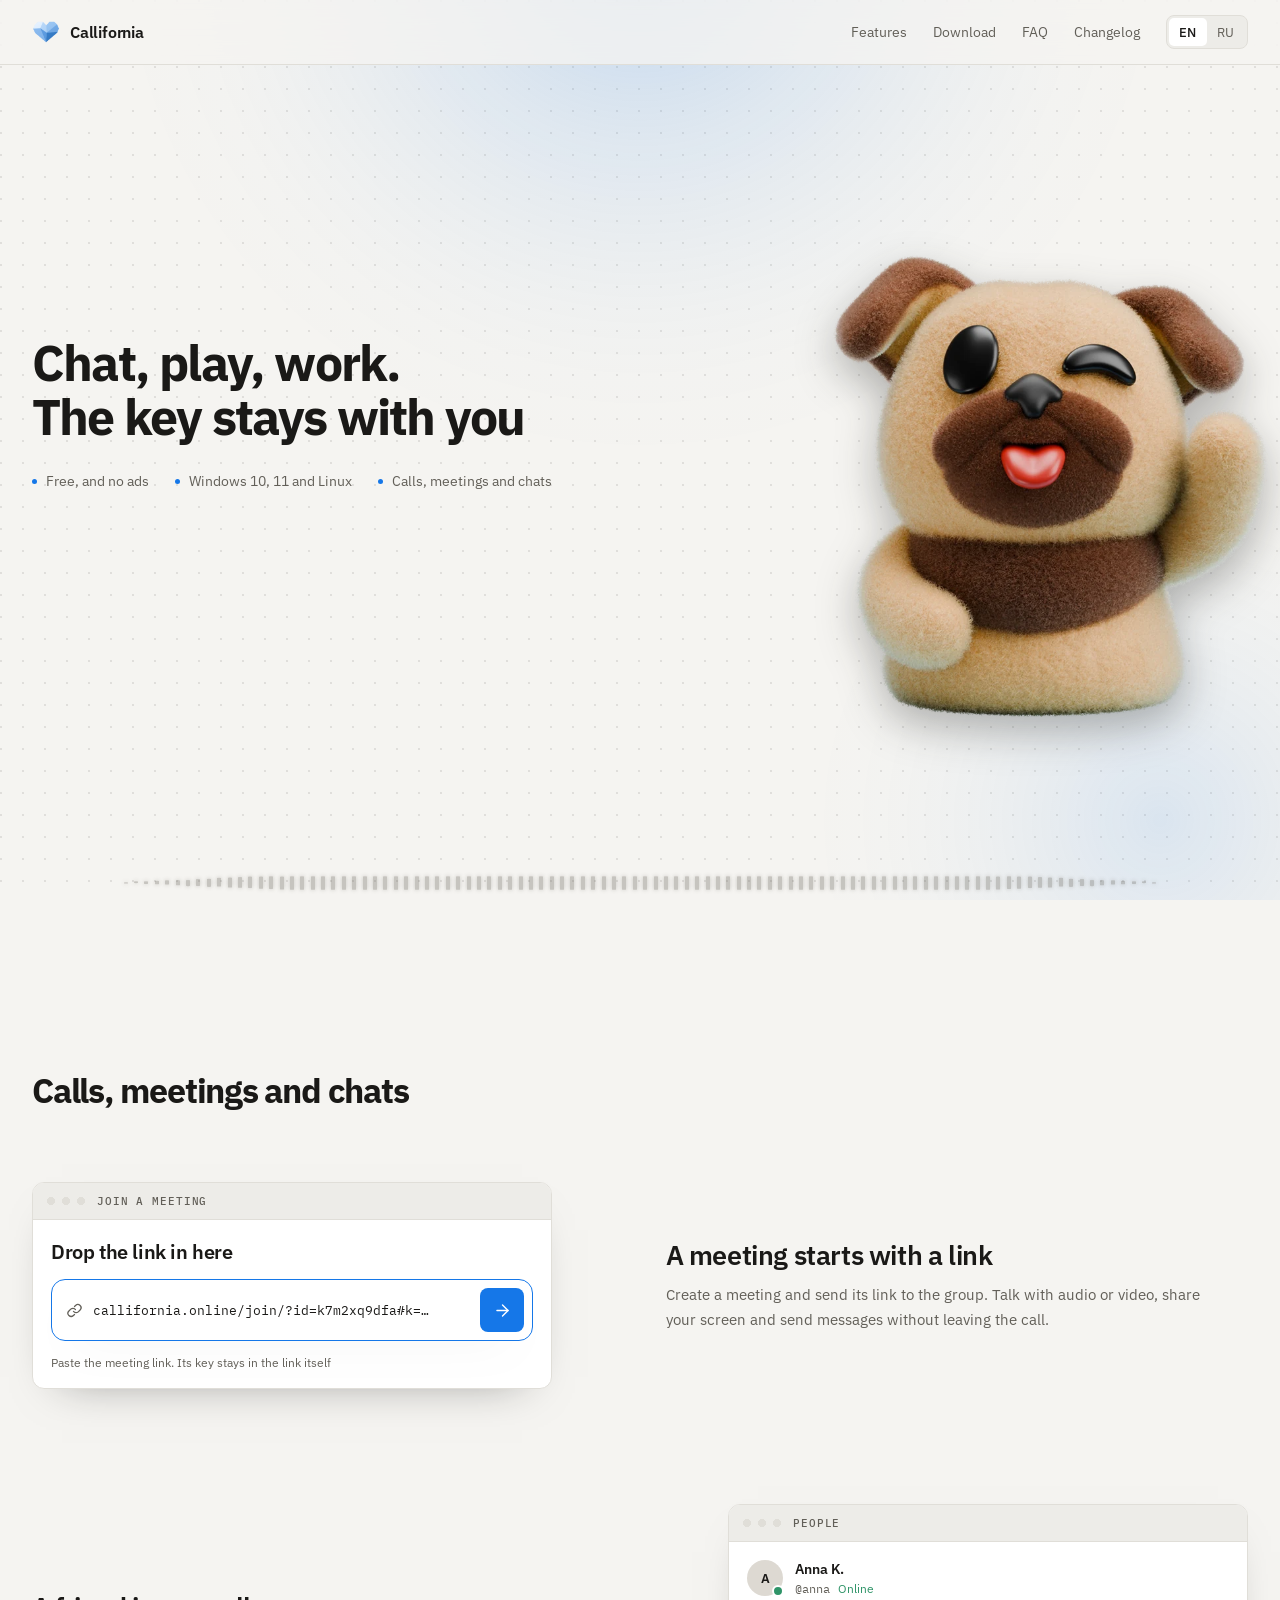
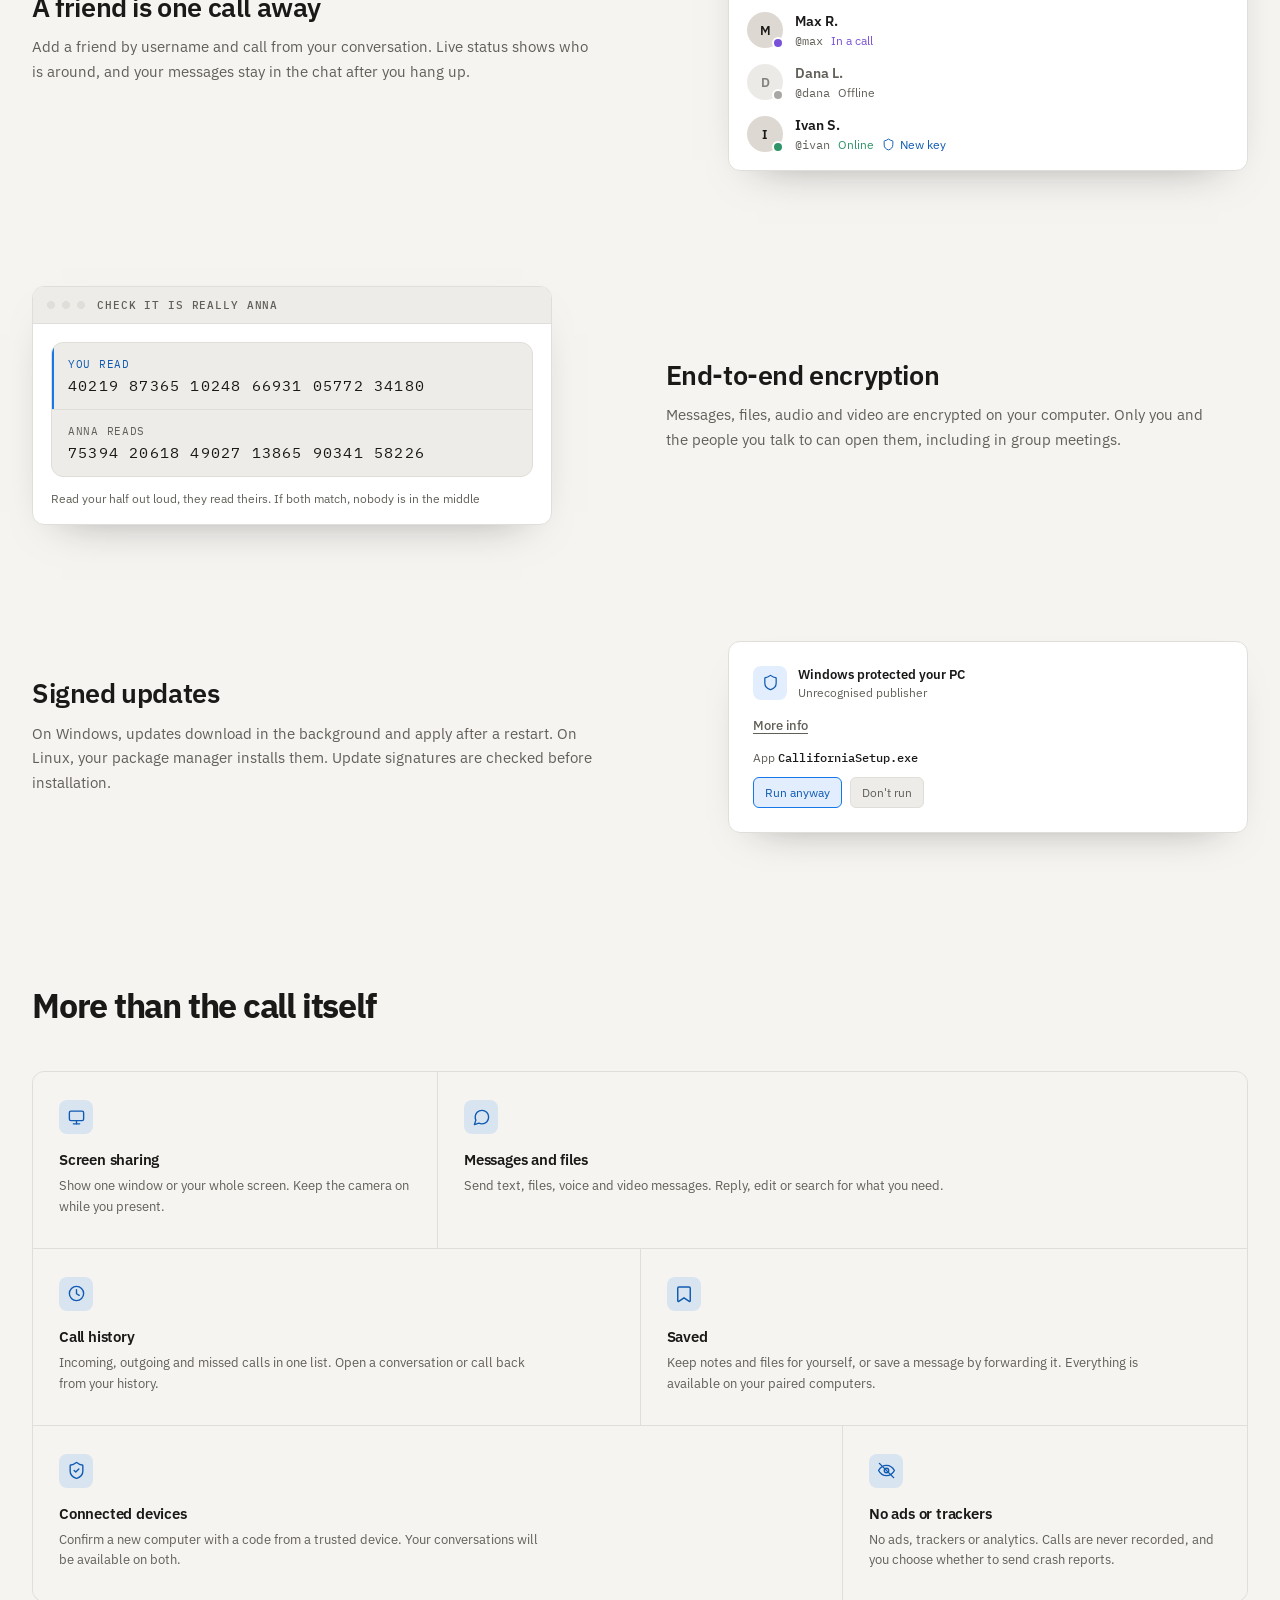
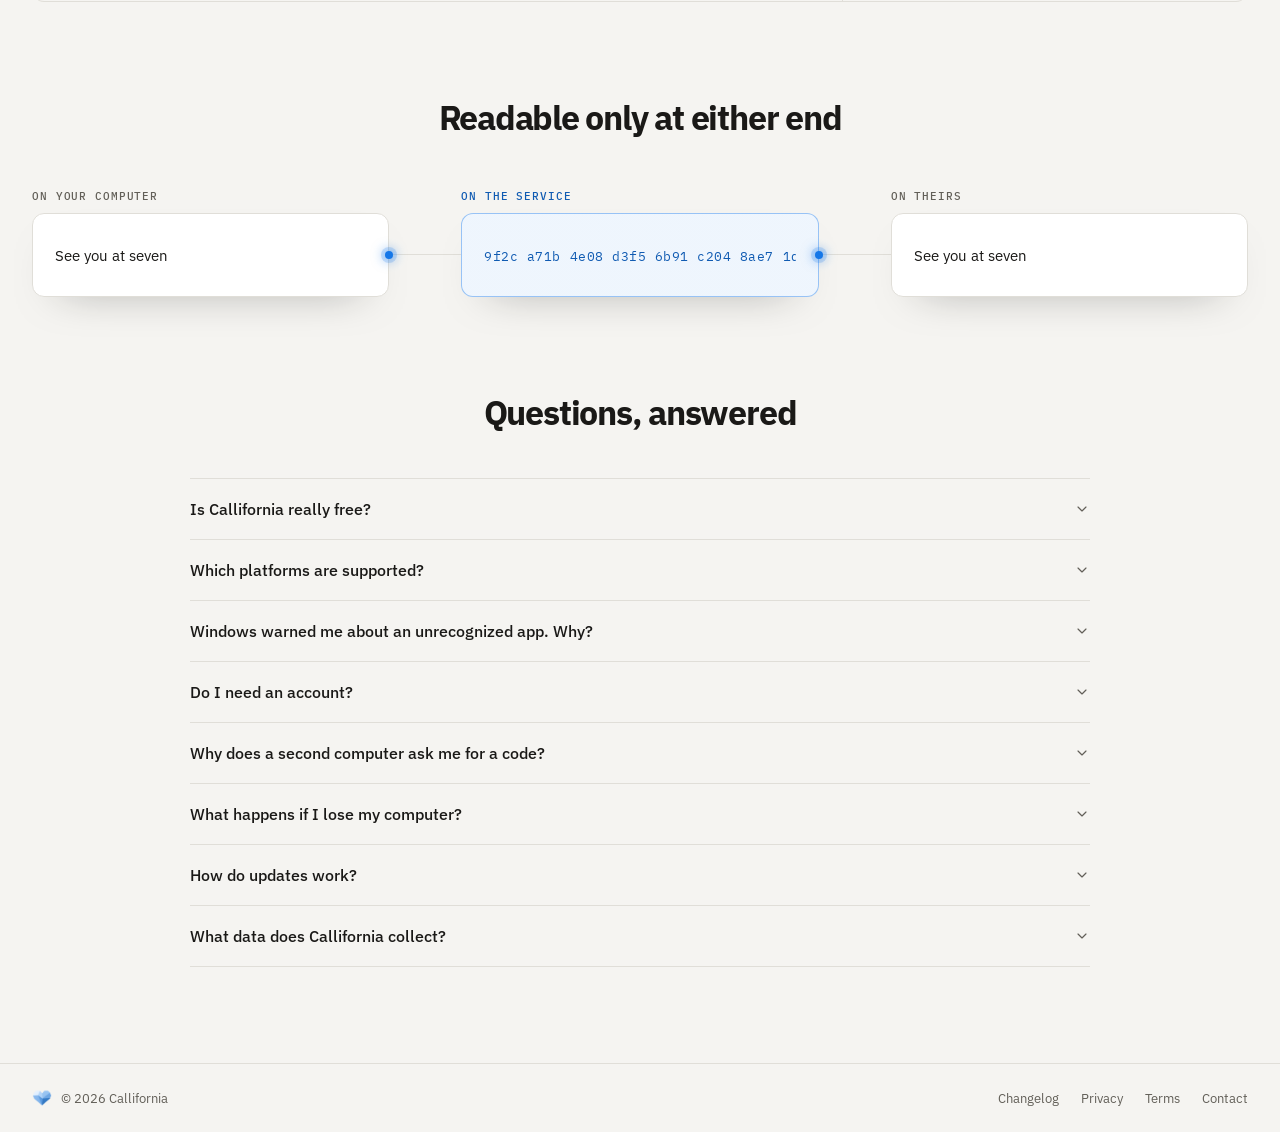
<file: index.html>
<!doctype html>
<html lang="en">
<head>
  <meta charset="utf-8" />
  <meta name="viewport" content="width=device-width, initial-scale=1" />
  <title data-i18n="page.index.title">Callifornia, encrypted calls, meetings and chats</title>
  <meta name="description" data-i18n-content="page.index.desc" content="Free calls, meetings by link and private chats for Windows and Linux. Messages, files, audio and video are encrypted on your computer." />
  <link rel="icon" href="assets/favicon.ico?v=heart" />

  <!-- Link previews. Absolute URLs on purpose: a scraper reads these out of
       context, and a relative path is the one thing several of them get wrong. -->
  <meta property="og:type" content="website" />
  <meta property="og:url" content="https://callifornia.online/" />
  <meta property="og:title" content="Callifornia, encrypted calls, meetings and chats" />
  <meta property="og:description" content="Free calls, meetings by link and private chats for Windows and Linux. Messages, files, audio and video are encrypted on your computer." />
  <meta property="og:image" content="https://callifornia.online/assets/logo.png?v=heart" />
  <meta name="twitter:card" content="summary" />

  <!-- IBM Plex from this site, not from a font service. A stylesheet link to
       fonts.googleapis.com hands a third party the address of everyone who
       reads a page here, which privacy.html says does not happen. See
       assets/fonts.css. -->
  <link rel="preload" href="assets/fonts/ibm-plex-sans-400-latin.woff2" as="font" type="font/woff2" crossorigin />
  <link rel="stylesheet" href="assets/fonts.css" />
  <link rel="stylesheet" href="assets/style.css" />
  <script>
    // The theme is the operating system's, decided in the stylesheet, so
    // nothing about it happens here. This one line marks the page as having
    // JavaScript, which is what the language control waits for: it does
    // nothing without it, and a control that appears a moment into the first
    // paint is worse than one that was there all along.
    document.documentElement.classList.add("js");
  </script>
</head>
<body>
  <!-- The app's ScreenBackdrop: two accent washes and a dot grain over the
       flat canvas. One element; the rest is drawn in CSS. -->
  <div class="backdrop" aria-hidden="true"></div>

  <!-- A plain sticky bar. -->
  <header class="site-header">
    <div class="container header-row">
      <a class="brand" href="#top">
        <img src="assets/logo-mark.webp?v=heart" srcset="assets/logo-mark@2x.webp?v=heart 2x" alt="" class="brand-logo" width="28" height="28" />
        <span>Callifornia</span>
      </a>
      <div class="header-right">
        <nav class="site-nav" data-i18n-aria-label="aria.site" aria-label="Site">
          <a href="#features" data-i18n="nav.features">Features</a>
          <a href="download.html" data-i18n="nav.download">Download</a>
          <a href="#faq" data-i18n="nav.faq">FAQ</a>
          <a href="changelog.html" data-i18n="nav.changelog">Changelog</a>
        </nav>

        <!-- The same four links for a phone, where the row above does not fit.
             A details element rather than a scripted panel, so it opens with no
             JavaScript, which is how the download picker and the FAQ on this
             site already work. It carries its own copy of the links because a
             closed details hides its content in the user agent stylesheet, and
             one nav cannot be both a row here and a panel there. -->
        <details class="burger">
          <summary class="burger-btn" data-i18n-aria-label="aria.menu" aria-label="Menu">
            <svg viewBox="0 0 24 24" width="20" height="20" fill="none" stroke="currentColor" stroke-width="1.75" stroke-linecap="round" aria-hidden="true"><path d="M4 7h16"/><path d="M4 12h16"/><path d="M4 17h16"/></svg>
          </summary>
          <nav class="burger-menu" data-i18n-aria-label="aria.site" aria-label="Site">
            <a href="#features" data-i18n="nav.features">Features</a>
            <a href="download.html" data-i18n="nav.download">Download</a>
            <a href="#faq" data-i18n="nav.faq">FAQ</a>
            <a href="changelog.html" data-i18n="nav.changelog">Changelog</a>
          </nav>
        </details>

        <div class="header-actions">
          <!-- The app's SegmentedToggle, for the one setting a visitor has.
               Each option is in its own language, which is how somebody who
               cannot read the current one finds the way out. -->
          <div class="seg seg--lang" role="group" data-i18n-aria-label="aria.lang" aria-label="Language">
            <button type="button" data-lang="en" data-i18n-title="lang.en" title="Show the site in English" data-i18n-aria-label="lang.en" aria-label="Show the site in English">EN</button>
            <button type="button" data-lang="ru" data-i18n-title="lang.ru" title="Show the site in Russian" data-i18n-aria-label="lang.ru" aria-label="Show the site in Russian">RU</button>
          </div>
        </div>
      </div>
    </div>
  </header>

  <main id="top">
    <!-- HomeScreen.qml's own composition: eyebrow, one oversized headline and
         the actions at the window's left inset, the character bleeding in from
         the bottom-right corner and cropped by it. -->
    <section class="hero">
      <div class="hero-copy">
        <h1 data-i18n-html="hero.title">Chat, play, work.<br /><span>The key stays with you</span></h1>
        <ul class="hero-facts" role="list">
          <li data-i18n="hero.fact.free">Free, and no ads</li>
          <li data-i18n="hero.fact.os">Windows 10, 11 and Linux</li>
          <li data-i18n="hero.fact.product">Calls, meetings and chats</li>
        </ul>

        <div class="cta-mobile">
          <span class="mobile-badge" data-i18n="mobile.badge">Made for computers</span>
          <p class="mobile-text" data-i18n="mobile.text">Downloads are available for Windows and Linux. Apps for iOS and Android are in development.</p>
        </div>
      </div>

      <!-- The app's own hero art, in the corner it sits in there. It draws a
           different pose of the same character every time Home comes up; the
           site keeps one per page, and this is the one that says hello. -->
      <div class="hero-art" aria-hidden="true">
        <img src="assets/mascot-wave.webp" alt="" width="660" height="700" fetchpriority="high" />
      </div>
    </section>


    <!-- A band of sound between the hero and the features. It is the one
         thing on the page that is purely a breath rather than an argument, and
         it is honest about the product in the way a picture of a fake call was
         not: this is an app people talk through.

         Two animations per bar, both on the bar itself. The height runs on a
         negative stagger, which makes the row read as one wave travelling
         rather than a hundred bars twitching. The colour runs on a positive
         one, so a light crosses the band left to right. The glow is
         box-shadow in currentColor, so it brightens and fades with the colour
         instead of needing a rule of its own. -->
    <div class="waveband" aria-hidden="true">
      <div class="container">
        <div class="wave" data-reveal>
          <span style="--i:0"></span>
          <span style="--i:1"></span>
          <span style="--i:2"></span>
          <span style="--i:3"></span>
          <span style="--i:4"></span>
          <span style="--i:5"></span>
          <span style="--i:6"></span>
          <span style="--i:7"></span>
          <span style="--i:8"></span>
          <span style="--i:9"></span>
          <span style="--i:10"></span>
          <span style="--i:11"></span>
          <span style="--i:12"></span>
          <span style="--i:13"></span>
          <span style="--i:14"></span>
          <span style="--i:15"></span>
          <span style="--i:16"></span>
          <span style="--i:17"></span>
          <span style="--i:18"></span>
          <span style="--i:19"></span>
          <span style="--i:20"></span>
          <span style="--i:21"></span>
          <span style="--i:22"></span>
          <span style="--i:23"></span>
          <span style="--i:24"></span>
          <span style="--i:25"></span>
          <span style="--i:26"></span>
          <span style="--i:27"></span>
          <span style="--i:28"></span>
          <span style="--i:29"></span>
          <span style="--i:30"></span>
          <span style="--i:31"></span>
          <span style="--i:32"></span>
          <span style="--i:33"></span>
          <span style="--i:34"></span>
          <span style="--i:35"></span>
          <span style="--i:36"></span>
          <span style="--i:37"></span>
          <span style="--i:38"></span>
          <span style="--i:39"></span>
          <span style="--i:40"></span>
          <span style="--i:41"></span>
          <span style="--i:42"></span>
          <span style="--i:43"></span>
          <span style="--i:44"></span>
          <span style="--i:45"></span>
          <span style="--i:46"></span>
          <span style="--i:47"></span>
          <span style="--i:48"></span>
          <span style="--i:49"></span>
          <span style="--i:50"></span>
          <span style="--i:51"></span>
          <span style="--i:52"></span>
          <span style="--i:53"></span>
          <span style="--i:54"></span>
          <span style="--i:55"></span>
          <span style="--i:56"></span>
          <span style="--i:57"></span>
          <span style="--i:58"></span>
          <span style="--i:59"></span>
          <span style="--i:60"></span>
          <span style="--i:61"></span>
          <span style="--i:62"></span>
          <span style="--i:63"></span>
          <span style="--i:64"></span>
          <span style="--i:65"></span>
          <span style="--i:66"></span>
          <span style="--i:67"></span>
          <span style="--i:68"></span>
          <span style="--i:69"></span>
          <span style="--i:70"></span>
          <span style="--i:71"></span>
          <span style="--i:72"></span>
          <span style="--i:73"></span>
          <span style="--i:74"></span>
          <span style="--i:75"></span>
          <span style="--i:76"></span>
          <span style="--i:77"></span>
          <span style="--i:78"></span>
          <span style="--i:79"></span>
          <span style="--i:80"></span>
          <span style="--i:81"></span>
          <span style="--i:82"></span>
          <span style="--i:83"></span>
          <span style="--i:84"></span>
          <span style="--i:85"></span>
          <span style="--i:86"></span>
          <span style="--i:87"></span>
          <span style="--i:88"></span>
          <span style="--i:89"></span>
          <span style="--i:90"></span>
          <span style="--i:91"></span>
          <span style="--i:92"></span>
          <span style="--i:93"></span>
          <span style="--i:94"></span>
          <span style="--i:95"></span>
          <span style="--i:96"></span>
          <span style="--i:97"></span>
          <span style="--i:98"></span>
          <span style="--i:99"></span>
        </div>
      </div>
    </div>

    <section id="features" class="section container">
      <div data-reveal>
        <h2 class="section-title" data-i18n="features.title">Calls, meetings and chats</h2>
      </div>

      <div class="feature" data-reveal>
        <div class="feature-copy">
          <h3 data-i18n="f1.title">A meeting starts with a link</h3>
          <p data-i18n="f1.text">Create a meeting and send its link to the group. Talk with audio or video, share your screen and send messages without leaving the call.</p>
        </div>
        <div class="feature-visual">
          <!-- All four visuals share this frame. The bar carries the label the
               eyebrow used to, so the caption sits on the picture rather than
               floating above it. -->
          <div class="mock" aria-hidden="true">
            <div class="mock-bar">
              <span class="mock-dots"></span>
              <p class="mock-label" data-i18n="mock.join.eyebrow">Join a meeting</p>
            </div>
            <div class="mock-body">
          <div class="join-mockup">
            <p class="join-title" data-i18n="mock.join.title">Drop the link in here</p>
            <div class="join-field">
              <span class="join-glyph">
                <svg viewBox="0 0 24 24" width="17" height="17" fill="none" stroke="currentColor" stroke-width="1.75" stroke-linecap="round" stroke-linejoin="round"><path d="M10.6 13.4a4.5 4.5 0 0 0 6.7.5l2.6-2.6a4.5 4.5 0 0 0-6.4-6.4L12 6.4"/><path d="M13.4 10.6a4.5 4.5 0 0 0-6.7-.5l-2.6 2.6a4.5 4.5 0 0 0 6.4 6.4L12 17.6"/></svg>
              </span>
              <span class="join-value">callifornia.online/join/?id=k7m2xq9dfa#k=…</span>
              <span class="join-go">
                <svg viewBox="0 0 24 24" width="19" height="19" fill="none" stroke="currentColor" stroke-width="1.75" stroke-linecap="round" stroke-linejoin="round"><path d="M5 12h14"/><path d="M12 5l7 7-7 7"/></svg>
              </span>
            </div>
            <p class="mock-hint" data-i18n="mock.join.hint">Paste the meeting link. Its key stays in the link itself</p>
          </div>
            </div>
          </div>
        </div>
      </div>

      <div class="feature" data-reveal>
        <div class="feature-copy">
          <h3 data-i18n="f2.title">A friend is one call away</h3>
          <p data-i18n="f2.text">Add a friend by username and call from your conversation. Live status shows who is around, and your messages stay in the chat after you hang up.</p>
        </div>
        <div class="feature-visual">
          <!-- A friend row as PeopleScreen.qml draws it: one initial on the
               avatar, the presence dot riding it, and under the name a single
               line holding the handle, the status and, when there is one, the
               key notice. -->
          <div class="mock" aria-hidden="true">
            <div class="mock-bar">
              <span class="mock-dots"></span>
              <p class="mock-label" data-i18n="mock.people.label">People</p>
            </div>
            <div class="mock-body">
          <div class="panel panel--people">
            <div class="person-row">
              <span class="avatar">A<span class="dot dot--online"></span></span>
              <div class="person-grow">
                <p class="person-name">Anna K.</p>
                <p class="person-meta">
                  <span class="handle">@anna</span>
                  <span class="status status--online" data-i18n="mock.presence.online">Online</span>
                </p>
              </div>
            </div>
            <div class="person-row">
              <span class="avatar">M<span class="dot dot--incall"></span></span>
              <div class="person-grow">
                <p class="person-name">Max R.</p>
                <p class="person-meta">
                  <span class="handle">@max</span>
                  <span class="status status--incall" data-i18n="mock.presence.incall">In a call</span>
                </p>
              </div>
            </div>
            <div class="person-row person-row--offline">
              <span class="avatar">D<span class="dot dot--offline"></span></span>
              <div class="person-grow">
                <p class="person-name">Dana L.</p>
                <p class="person-meta">
                  <span class="handle">@dana</span>
                  <span class="status" data-i18n="mock.presence.offline">Offline</span>
                </p>
              </div>
            </div>
            <div class="person-row">
              <span class="avatar">I<span class="dot dot--online"></span></span>
              <div class="person-grow">
                <p class="person-name">Ivan S.</p>
                <p class="person-meta">
                  <span class="handle">@ivan</span>
                  <span class="status status--online" data-i18n="mock.presence.online">Online</span>
                  <span class="key-chip">
                    <svg viewBox="0 0 24 24" width="13" height="13" fill="none" stroke="currentColor" stroke-width="1.75" stroke-linecap="round" stroke-linejoin="round"><path d="M20 13c0 5-3.5 7.5-7.66 8.95a1 1 0 0 1-.67-.01C7.5 20.5 4 18 4 13V6a1 1 0 0 1 1-1c2 0 4.5-1.2 6.24-2.72a1.17 1.17 0 0 1 1.52 0C14.51 3.81 17 5 19 5a1 1 0 0 1 1 1z"/></svg>
                    <span data-i18n="mock.presence.newkey">New key</span>
                  </span>
                </p>
              </div>
            </div>
          </div>
            </div>
          </div>
        </div>
      </div>

      <div class="feature" data-reveal>
        <div class="feature-copy">
          <h3 data-i18n="f3.title">End-to-end encryption</h3>
          <p data-i18n="f3.text">Messages, files, audio and video are encrypted on your computer. Only you and the people you talk to can open them, including in group meetings.</p>
        </div>
        <div class="feature-visual">
          <!-- SafetyNumberDialog.qml's card: one number split in two halves by
               a rule, thirty digits each in six groups of five. The half you
               read aloud carries the accent bar and the accent label. -->
          <div class="mock" aria-hidden="true">
            <div class="mock-bar">
              <span class="mock-dots"></span>
              <!-- The bar carries the task rather than a screen name. This
                   card had both, one under the other, which put two lines of
                   uppercase mono on top of each other. -->
              <p class="mock-label" data-i18n="mock.safety.eyebrow">Check it is really Anna</p>
            </div>
            <div class="mock-body">
          <div class="safety-card">
            <div class="safety-panel">
              <div class="safety-half safety-half--ours">
                <p class="safety-label" data-i18n="mock.safety.you">You read</p>
                <p class="safety-digits">40219 87365 10248 66931 05772 34180</p>
              </div>
              <div class="safety-half">
                <p class="safety-label" data-i18n="mock.safety.them">Anna reads</p>
                <p class="safety-digits">75394 20618 49027 13865 90341 58226</p>
              </div>
            </div>
            <p class="mock-hint" data-i18n="mock.safety.hint">Read your half out loud, they read theirs. If both match, nobody is in the middle</p>
          </div>
            </div>
          </div>
        </div>
      </div>

      <div class="feature">
        <div class="feature-copy">
          <h3 data-i18n="f4.title">Signed updates</h3>
          <p data-i18n="f4.text">On Windows, updates download in the background and apply after a restart. On Linux, your package manager installs them. Update signatures are checked before installation.</p>
        </div>
        <div class="feature-visual">
          <!-- Static installation guide, kept the same width as the other mockups. -->
          <div class="ss" aria-hidden="true">
            <div class="ss-head">
              <span class="ss-shield">
                <svg viewBox="0 0 24 24" width="17" height="17" fill="none" stroke="currentColor" stroke-width="1.75" stroke-linecap="round" stroke-linejoin="round"><path d="M20 13c0 5-3.5 7.5-7.66 8.95a1 1 0 0 1-.67-.01C7.5 20.5 4 18 4 13V6a1 1 0 0 1 1-1c2 0 4.5-1.2 6.24-2.72a1.17 1.17 0 0 1 1.52 0C14.51 3.81 17 5 19 5a1 1 0 0 1 1 1z"/></svg>
              </span>
              <div>
                <p class="ss-title" data-i18n="warn.mock.title">Windows protected your PC</p>
                <p class="ss-sub" data-i18n="warn.mock.sub">Unrecognised publisher</p>
              </div>
            </div>

            <p class="ss-more" data-i18n="warn.mock.more">More info</p>

            <div class="ss-reveal">
              <p class="ss-file"><span data-i18n="warn.mock.app">App</span> <b>CalliforniaSetup.exe</b></p>
              <div class="ss-actions">
                <span class="ss-btn ss-btn--run" data-i18n="warn.mock.run">Run anyway</span>
                <span class="ss-btn" data-i18n="warn.mock.no">Don't run</span>
              </div>
            </div>
          </div>
        </div>
      </div>
    </section>

    <section class="section container">
      <div data-reveal>
        <h2 class="section-title" data-i18n="also.title">More than the call itself</h2>
      </div>

      <div class="tiles" data-reveal>
        <div class="tile">
          <span class="tile-glyph">
            <svg viewBox="0 0 24 24" width="19" height="19" fill="none" stroke="currentColor" stroke-width="1.75" stroke-linecap="round" stroke-linejoin="round"><rect x="3" y="4" width="18" height="12" rx="2"/><path d="M8 20h8"/><path d="M12 16v4"/></svg>
          </span>
          <h3 data-i18n="also.share.title">Screen sharing</h3>
          <p data-i18n="also.share.text">Show one window or your whole screen. Keep the camera on while you present.</p>
        </div>
        <div class="tile">
          <span class="tile-glyph">
            <svg viewBox="0 0 24 24" width="19" height="19" fill="none" stroke="currentColor" stroke-width="1.75" stroke-linecap="round" stroke-linejoin="round"><path d="M21 11.5a8.38 8.38 0 0 1-8.5 8.5 8.5 8.5 0 0 1-3.8-.9L3 21l1.9-5.7a8.38 8.38 0 0 1-.9-3.8 8.5 8.5 0 0 1 8.5-8.5 8.38 8.38 0 0 1 8.5 8.5z"/></svg>
          </span>
          <h3 data-i18n="also.chat.title">Messages and files</h3>
          <p data-i18n="also.chat.text">Send text, files, voice and video messages. Reply, edit or search for what you need.</p>
        </div>
        <div class="tile">
          <span class="tile-glyph">
            <svg viewBox="0 0 24 24" width="19" height="19" fill="none" stroke="currentColor" stroke-width="1.75" stroke-linecap="round" stroke-linejoin="round"><circle cx="12" cy="12" r="9"/><path d="M12 7.2v5.1l3.4 2"/></svg>
          </span>
          <h3 data-i18n="also.history.title">Call history</h3>
          <p data-i18n="also.history.text">Incoming, outgoing and missed calls in one list. Open a conversation or call back from your history.</p>
        </div>
        <div class="tile">
          <span class="tile-glyph">
            <svg viewBox="0 0 24 24" width="20" height="20" fill="none" stroke="currentColor" stroke-width="1.75" stroke-linecap="round" stroke-linejoin="round"><path d="M6 3.5h12a1.5 1.5 0 0 1 1.5 1.5v15.2a.8.8 0 0 1-1.24.67L12 16.6l-6.26 4.27A.8.8 0 0 1 4.5 20.2V5A1.5 1.5 0 0 1 6 3.5Z"/></svg>
          </span>
          <h3 data-i18n="also.saved.title">Saved</h3>
          <p data-i18n="also.saved.text">Keep notes and files for yourself, or save a message by forwarding it. Everything is available on your paired computers.</p>
        </div>
        <div class="tile">
          <span class="tile-glyph">
            <svg viewBox="0 0 24 24" width="19" height="19" fill="none" stroke="currentColor" stroke-width="1.75" stroke-linecap="round" stroke-linejoin="round"><path d="M20 13c0 5-3.5 7.5-7.66 8.95a1 1 0 0 1-.67-.01C7.5 20.5 4 18 4 13V6a1 1 0 0 1 1-1c2 0 4.5-1.2 6.24-2.72a1.17 1.17 0 0 1 1.52 0C14.51 3.81 17 5 19 5a1 1 0 0 1 1 1z"/><path d="m9 12 2 2 4-4"/></svg>
          </span>
          <h3 data-i18n="also.device.title">Connected devices</h3>
          <p data-i18n="also.device.text">Confirm a new computer with a code from a trusted device. Your conversations will be available on both.</p>
        </div>
        <div class="tile">
          <span class="tile-glyph">
            <svg viewBox="0 0 24 24" width="19" height="19" fill="none" stroke="currentColor" stroke-width="1.75" stroke-linecap="round" stroke-linejoin="round"><path d="M2 12s3.6-6.5 10-6.5S22 12 22 12s-3.6 6.5-10 6.5S2 12 2 12z"/><circle cx="12" cy="12" r="2.8"/><path d="M3 3l18 18"/></svg>
          </span>
          <h3 data-i18n="also.private.title">No ads or trackers</h3>
          <p data-i18n="also.private.text">No ads, trackers or analytics. Calls are never recorded, and you choose whether to send crash reports.</p>
        </div>
      </div>
    </section>

    <!-- This slot used to hold "on a call in three steps": download, sign up,
         call, which is the install path of every application ever written and
         said nothing this page had not already said twice. What stands here
         instead is the one claim the page leans on hardest and had never
         actually shown: the same message, in the three places it exists, with
         the middle one being what the service holds.

         The motion is the point rather than decoration. It runs on a loop
         rather than once on reveal, and every part of it is CSS: no script
         drives it, so it cannot arrive late or fail to arrive. -->
    <section id="how" class="section container">
      <div class="section-head--center" data-reveal>
        <h2 class="section-title" data-i18n="seal.title">Readable only at either end</h2>
      </div>

      <div class="seal" data-reveal>
        <figure class="seal-node">
          <figcaption class="seal-cap" data-i18n="seal.you">On your computer</figcaption>
          <div class="seal-card">
            <p class="seal-msg" data-i18n="seal.msg">See you at seven</p>
          </div>
        </figure>

        <div class="seal-wire" aria-hidden="true"><span class="seal-packet"></span></div>

        <figure class="seal-node seal-node--mid">
          <figcaption class="seal-cap" data-i18n="seal.mid">On the service</figcaption>
          <div class="seal-card seal-card--cipher">
            <!-- A strip of hex wider than its window, slid left in steps. The
                 characters appear to change because a different slice of the
                 strip is showing, which costs one transform and no script. -->
            <span class="seal-hex" aria-hidden="true">
              <span class="seal-hex-strip">9f2c a71b 4e08 d3f5 6b91 c204 8ae7 1d5b 30f9 7c46 e2a8 5901 bd37 4f6e a0c2 87d1 2b95 6ea3 f418 c7d0 39b6 5a2f 0e84 d91c</span>
            </span>
          </div>
        </figure>

        <div class="seal-wire" aria-hidden="true"><span class="seal-packet seal-packet--late"></span></div>

        <figure class="seal-node">
          <figcaption class="seal-cap" data-i18n="seal.them">On theirs</figcaption>
          <div class="seal-card seal-card--in">
            <p class="seal-msg" data-i18n="seal.msg">See you at seven</p>
          </div>
        </figure>
      </div>

    </section>

    <section id="faq" class="section container">
      <div class="section-head--center" data-reveal>
        <h2 class="section-title" data-i18n="faq.title">Questions, answered</h2>
      </div>
      <div class="faq-list" data-reveal>
        <details class="faq-item">
          <summary>
            <span data-i18n="faq.free.q">Is Callifornia really free?</span>
            <svg class="faq-chevron" viewBox="0 0 24 24" width="16" height="16" fill="none" stroke="currentColor" stroke-width="1.75" stroke-linecap="round" stroke-linejoin="round"><path d="M6 9l6 6 6-6"/></svg>
          </summary>
          <div class="faq-answer">
            <p data-i18n="faq.free.a">Yes. There's no subscription, no trial timer, and no features locked behind a paywall. You download it, sign in, and call people.</p>
          </div>
        </details>
        <details class="faq-item">
          <summary>
            <span data-i18n="faq.platforms.q">Which platforms are supported?</span>
            <svg class="faq-chevron" viewBox="0 0 24 24" width="16" height="16" fill="none" stroke="currentColor" stroke-width="1.75" stroke-linecap="round" stroke-linejoin="round"><path d="M6 9l6 6 6-6"/></svg>
          </summary>
          <div class="faq-answer">
            <p data-i18n-html="faq.platforms.a">Windows 10 and 11 and Linux on 64 bit PCs. Linux packages are available as .deb for Debian and Ubuntu and .rpm for Fedora and RHEL, with a beta badge. macOS, iOS and Android are in development and are not available to download yet.</p>
          </div>
        </details>
        <details class="faq-item">
          <summary>
            <span data-i18n="faq.smartscreen.q">Windows warned me about an unrecognized app. Why?</span>
            <svg class="faq-chevron" viewBox="0 0 24 24" width="16" height="16" fill="none" stroke="currentColor" stroke-width="1.75" stroke-linecap="round" stroke-linejoin="round"><path d="M6 9l6 6 6-6"/></svg>
          </summary>
          <div class="faq-answer">
            <p data-i18n-html="faq.smartscreen.a1">That's Microsoft SmartScreen being cautious about new publishers. The installer isn't signed with a paid certificate yet, so Windows shows a generic warning for it. Click "More info", then "Run anyway".</p>
            <p data-i18n="faq.smartscreen.a2">Signing is on our roadmap, and once it is in place the warning goes away.</p>
          </div>
        </details>
        <details class="faq-item">
          <summary>
            <span data-i18n="faq.account.q">Do I need an account?</span>
            <svg class="faq-chevron" viewBox="0 0 24 24" width="16" height="16" fill="none" stroke="currentColor" stroke-width="1.75" stroke-linecap="round" stroke-linejoin="round"><path d="M6 9l6 6 6-6"/></svg>
          </summary>
          <div class="faq-answer">
            <p data-i18n="faq.account.a">Yes. You can register with an email address and a password. Google sign-in is optional when offered. Friends find you by username, and signing in on a new computer still requires confirmation.</p>
          </div>
        </details>
        <details class="faq-item">
          <summary>
            <span data-i18n="faq.second.q">Why does a second computer ask me for a code?</span>
            <svg class="faq-chevron" viewBox="0 0 24 24" width="16" height="16" fill="none" stroke="currentColor" stroke-width="1.75" stroke-linecap="round" stroke-linejoin="round"><path d="M6 9l6 6 6-6"/></svg>
          </summary>
          <div class="faq-answer">
            <p data-i18n="faq.second.a">Because a password on its own cannot tell you apart from somebody who has your password. A computer this account has not used before signs in but opens nothing until one you already use reads an eight character code off it. Typing that code proves somebody is sitting at both computers. When there is no other computer left, a code goes to your email instead, the way a password reset does.</p>
          </div>
        </details>
        <details class="faq-item">
          <summary>
            <span data-i18n="faq.lostkey.q">What happens if I lose my computer?</span>
            <svg class="faq-chevron" viewBox="0 0 24 24" width="16" height="16" fill="none" stroke="currentColor" stroke-width="1.75" stroke-linecap="round" stroke-linejoin="round"><path d="M6 9l6 6 6-6"/></svg>
          </summary>
          <div class="faq-answer">
            <p data-i18n-html="faq.lostkey.a">Your account comes back by email. What was said before does not, because it is locked with a key that lived on the computer you no longer have, and the service never had a copy. Resetting a forgotten password has the same effect, while changing a password you still know keeps everything, since the key was never tied to it. The table in the <a href="privacy.html">privacy policy</a> lays out every case.</p>
          </div>
        </details>
        <details class="faq-item">
          <summary>
            <span data-i18n="faq.updates.q">How do updates work?</span>
            <svg class="faq-chevron" viewBox="0 0 24 24" width="16" height="16" fill="none" stroke="currentColor" stroke-width="1.75" stroke-linecap="round" stroke-linejoin="round"><path d="M6 9l6 6 6-6"/></svg>
          </summary>
          <div class="faq-answer">
            <p data-i18n-html="faq.updates.a">On Windows, the app checks for new versions in the background, downloads only the files that changed, and verifies a cryptographic signature on every update before applying it, so you restart once and you're done. On Linux, updates ship through a signed APT and YUM repository instead, so the app tells you one is available and your package manager installs it (one click from inside the app if it can ask for your password, otherwise a regular <code>apt upgrade</code>/<code>dnf upgrade</code>). See what's changed in the <a href="changelog.html">changelog</a>.</p>
          </div>
        </details>
        <details class="faq-item">
          <summary>
            <span data-i18n="faq.data.q">What data does Callifornia collect?</span>
            <svg class="faq-chevron" viewBox="0 0 24 24" width="16" height="16" fill="none" stroke="currentColor" stroke-width="1.75" stroke-linecap="round" stroke-linejoin="round"><path d="M6 9l6 6 6-6"/></svg>
          </summary>
          <div class="faq-answer">
            <p data-i18n-html="faq.data.a">What you say is not part of it. Messages and call media are sealed on your computer, so the service holds ciphertext it cannot open. What it does hold is your address, your profile, who your friends are, and when and how long you called, which is metadata and worth knowing about. Calls are never recorded, and crash reports are strictly voluntary and off by default. The <a href="privacy.html">privacy policy</a> spells out both halves.</p>
          </div>
        </details>
      </div>
    </section>

  </main>

  <footer class="site-footer">
    <div class="container footer-row">
      <span class="footer-brand">
        <img src="assets/logo-mark.webp?v=heart" srcset="assets/logo-mark@2x.webp?v=heart 2x" alt="" width="20" height="20" />
        <span>© <span id="year">2026</span> Callifornia</span>
      </span>
      <nav class="footer-links" data-i18n-aria-label="aria.footer" aria-label="Footer">
        <a href="changelog.html" data-i18n="footer.changelog">Changelog</a>
        <a href="privacy.html" data-i18n="footer.privacy">Privacy</a>
        <a href="terms.html" data-i18n="footer.terms">Terms</a>
        <a href="mailto:fmtab2014@gmail.com" data-i18n="footer.contact">Contact</a>
      </nav>
    </div>
  </footer>

  <script src="assets/i18n.js"></script>
  <script src="assets/main.js"></script>
</body>
</html>
</file>
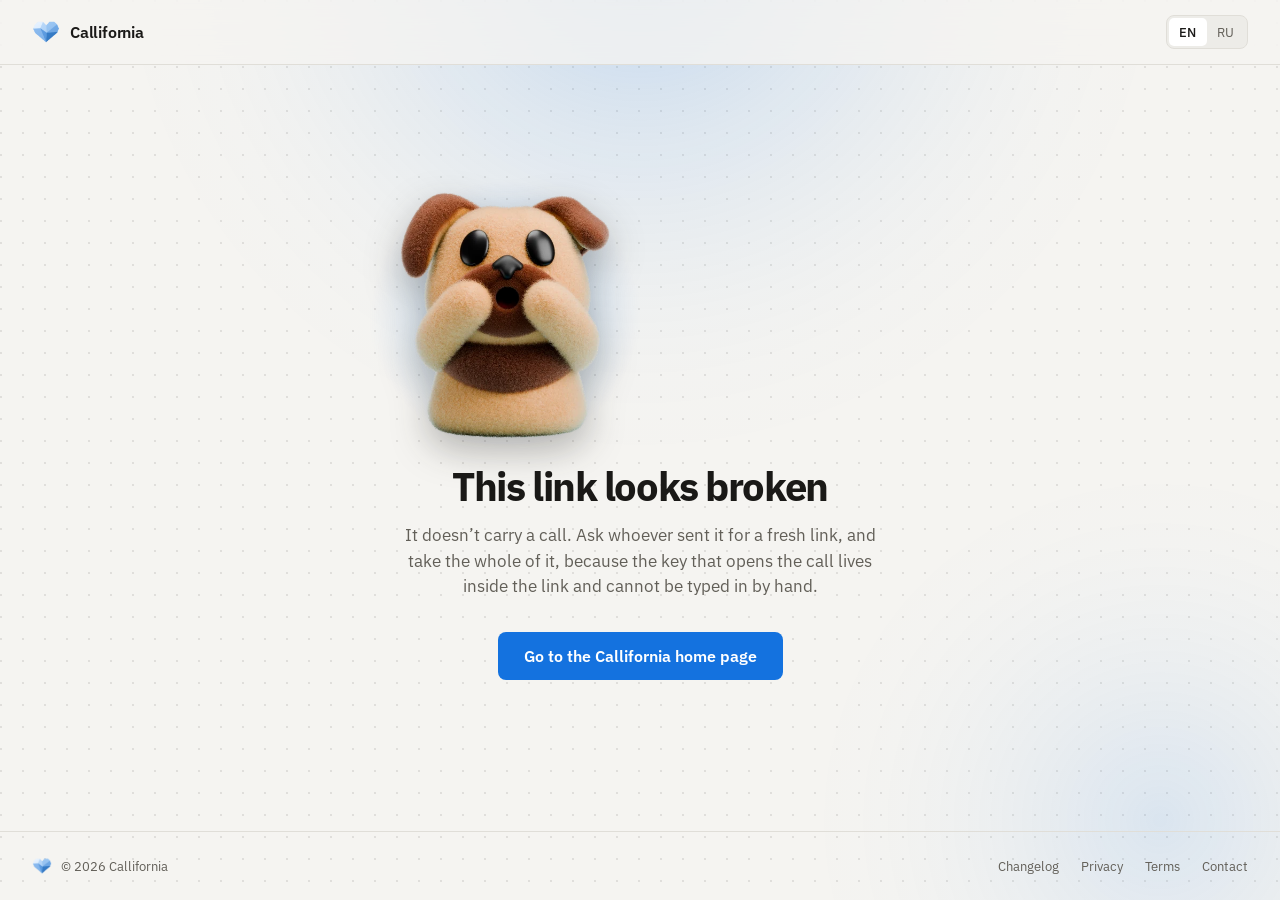
<file: join/index.html>
<!doctype html>
<html lang="en">
<head>
  <meta charset="utf-8" />
  <meta name="viewport" content="width=device-width, initial-scale=1" />
  <title data-i18n="page.join.title">Join a call, Callifornia</title>
  <meta name="description" data-i18n-content="page.join.desc" content="Open this call in the Callifornia desktop app." />
  <link rel="icon" href="../assets/favicon.ico?v=heart" />

  <!-- Link previews: this page exists to be pasted into chats, so it should
       render as a card rather than a bare URL. Absolute URLs, because a
       scraper reads these with no page to resolve a relative path against. -->
  <meta property="og:type" content="website" />
  <meta property="og:title" content="Join a call on Callifornia" />
  <meta property="og:description" content="Click to open this call in the Callifornia desktop app." />
  <meta property="og:image" content="https://callifornia.online/assets/logo.png?v=heart" />
  <meta name="twitter:card" content="summary" />

  <!-- IBM Plex from this site, not from a font service. A stylesheet link to
       fonts.googleapis.com hands a third party the address of everyone who
       reads a page here, which privacy.html says does not happen. See
       assets/fonts.css. -->
  <link rel="preload" href="../assets/fonts/ibm-plex-sans-400-latin.woff2" as="font" type="font/woff2" crossorigin />
  <link rel="stylesheet" href="../assets/fonts.css" />
  <link rel="stylesheet" href="../assets/style.css" />
  <script>
    // The theme is the operating system's, decided in the stylesheet, so
    // nothing about it happens here. This one line marks the page as having
    // JavaScript, which is what the language control waits for: it does
    // nothing without it, and a control that appears a moment into the first
    // paint is worse than one that was there all along.
    document.documentElement.classList.add("js");
  </script>
</head>
<body>
  <div class="backdrop" aria-hidden="true"></div>

  <header class="site-header">
    <div class="container header-row">
      <a class="brand" href="../index.html">
        <img src="../assets/logo-mark.webp?v=heart" srcset="../assets/logo-mark@2x.webp?v=heart 2x" alt="" class="brand-logo" width="28" height="28" />
        <span>Callifornia</span>
      </a>
      <div class="header-right">
        <div class="header-actions">
          <!-- The app's SegmentedToggle, for the one setting a visitor has.
               Each option is in its own language, which is how somebody who
               cannot read the current one finds the way out. -->
          <div class="seg seg--lang" role="group" data-i18n-aria-label="aria.lang" aria-label="Language">
            <button type="button" data-lang="en" data-i18n-title="lang.en" title="Show the site in English" data-i18n-aria-label="lang.en" aria-label="Show the site in English">EN</button>
            <button type="button" data-lang="ru" data-i18n-title="lang.ru" title="Show the site in Russian" data-i18n-aria-label="lang.ru" aria-label="Show the site in Russian">RU</button>
          </div>
        </div>
      </div>
    </div>
  </header>

  <!-- One short block on a tall page, so it is centred in whatever is left
       between the header and the footer rather than hanging from the top. -->
  <main id="top" class="join-main">
    <!-- Each state brings its own pose of the app's character, so the page
         says which of the three it is before a word of it is read. -->
    <section class="container container--narrow join-page">
      <!-- Valid invite -->
      <div id="join-valid" hidden>
        <div class="join-art" aria-hidden="true">
          <img src="../assets/mascot-hi.webp" alt="" width="430" height="460" loading="lazy" />
        </div>
        <h1 data-i18n="join.valid.title">Join the call</h1>
        <p class="hero-sub" data-i18n="join.valid.sub">
          Click below to open this call in the Callifornia desktop app.
        </p>

        <div class="join-actions">
          <a id="open-btn" class="btn-primary" href="#">
            <svg viewBox="0 0 24 24" width="18" height="18" fill="none" stroke="currentColor" stroke-width="1.75" stroke-linecap="round" stroke-linejoin="round" aria-hidden="true"><path d="M5 12h14"/><path d="M12 5l7 7-7 7"/></svg>
            <span data-i18n="join.valid.btn">Open in Callifornia</span>
          </a>
        </div>
      </div>

      <!-- No usable id in the URL -->
      <div id="join-invalid" hidden>
        <div class="join-art" aria-hidden="true">
          <img src="../assets/mascot-oops.webp" alt="" width="393" height="460" loading="lazy" />
        </div>
        <h1 data-i18n="join.invalid.title">This link looks broken</h1>
        <p class="hero-sub" data-i18n="join.invalid.sub">
          It doesn&rsquo;t carry a call. Ask whoever sent it for a fresh link,
          and take the whole of it, because the key that opens the call lives
          inside the link and cannot be typed in by hand.
        </p>
        <div class="join-actions">
          <a class="btn-primary" href="../index.html" data-i18n="join.invalid.btn">Go to the Callifornia home page</a>
        </div>
      </div>

      <!-- Valid invite, but opened on a phone/tablet -->
      <div id="join-mobile" hidden>
        <div class="join-art" aria-hidden="true">
          <img src="../assets/mascot-oops.webp" alt="" width="393" height="460" loading="lazy" />
        </div>
        <h1 data-i18n="join.mobile.title">Desktop only</h1>
        <p class="hero-sub" data-i18n="join.mobile.sub">
          Callifornia is a desktop app and doesn&rsquo;t run on phones or tablets.
          Open this link on your computer to join.
        </p>
      </div>
    </section>
  </main>

  <footer class="site-footer">
    <div class="container footer-row">
      <span class="footer-brand">
        <img src="../assets/logo-mark.webp?v=heart" srcset="../assets/logo-mark@2x.webp?v=heart 2x" alt="" width="20" height="20" />
        <span>© <span id="year">2026</span> Callifornia</span>
      </span>
      <nav class="footer-links" data-i18n-aria-label="aria.footer" aria-label="Footer">
        <a href="../changelog.html" data-i18n="footer.changelog">Changelog</a>
        <a href="../privacy.html" data-i18n="footer.privacy">Privacy</a>
        <a href="../terms.html" data-i18n="footer.terms">Terms</a>
        <a href="mailto:fmtab2014@gmail.com" data-i18n="footer.contact">Contact</a>
      </nav>
    </div>
  </footer>

  <script>
    (function () {
      "use strict";

      // Must match isPlausibleId() in CalliforniaCore/src/session/meeting_link.cpp.
      // The id comes out of the URL, i.e. from whoever wrote the link, so it is
      // validated before being used anywhere. It only ever ends up in the
      // callifornia:// href below (via setAttribute) -- never innerHTML, never
      // concatenated into markup.
      var ID_PATTERN = /^[a-z0-9-]{1,64}$/;

      function readMeetingId() {
        var params = new URLSearchParams(window.location.search);
        var id = params.get("id");
        if (!id) {
          // Tolerate /join/<id> for hand-written links. GitHub Pages serves
          // this page for /join/ only, so the query form above is canonical.
          var parts = window.location.pathname.split("/").filter(Boolean);
          var last = parts[parts.length - 1];
          if (last && last !== "join" && last !== "index.html") id = last;
        }
        if (!id) return null;
        id = String(id).trim().toLowerCase();
        return ID_PATTERN.test(id) ? id : null;
      }

      // Callifornia is desktop-only; phones/tablets can't run the handler at all,
      // so don't offer the button there -- just explain and stop.
      function isMobile() {
        var ua = navigator.userAgent || "";
        if (/iPad|iPhone|iPod|Android|Mobile|BlackBerry|IEMobile|Opera Mini/i.test(ua)) return true;
        if (navigator.userAgentData && navigator.userAgentData.mobile) return true;
        return false;
      }

      // The room's key, when the link carries one.
      //
      // It lives in the fragment because a fragment is the one part of a URL a
      // browser never sends to a server — this page reads it, hands it to the
      // application, and it reaches neither GitHub Pages nor anybody's access
      // log. Dropping it here would leave every shared link opening a room the
      // recipient cannot read, which is precisely what the fragment was chosen
      // to prevent.
      var KEY_PATTERN = /^[A-Za-z0-9_-]{43}$/;
      function readRoomKey() {
        var fragment = (window.location.hash || "").replace(/^#/, "");
        if (fragment.indexOf("k=") !== 0) return null;
        var key = fragment.slice(2).split("&")[0];
        return KEY_PATTERN.test(key) ? key : null;
      }

      var meetingId = readMeetingId();
      var roomKey = readRoomKey();
      var valid = document.getElementById("join-valid");
      var invalid = document.getElementById("join-invalid");
      var mobile = document.getElementById("join-mobile");

      if (!meetingId) {
        invalid.hidden = false;
        return;
      }

      if (isMobile()) {
        mobile.hidden = false;
        return;
      }

      var deepLink = "callifornia://join/" + meetingId + (roomKey ? "#k=" + roomKey : "");
      document.getElementById("open-btn").setAttribute("href", deepLink);
      valid.hidden = false;

      // Try to hand off immediately. Browsers increasingly want a user gesture
      // for protocol handlers, and there is no reliable way to detect whether
      // the handler exists -- hence the button above, which stays visible
      // (and is the only recovery path) either way.
      window.setTimeout(function () {
        window.location.href = deepLink;
      }, 400);
    })();
  </script>
  <script src="../assets/i18n.js"></script>
  <script src="../assets/main.js"></script>
</body>
</html>
</file>
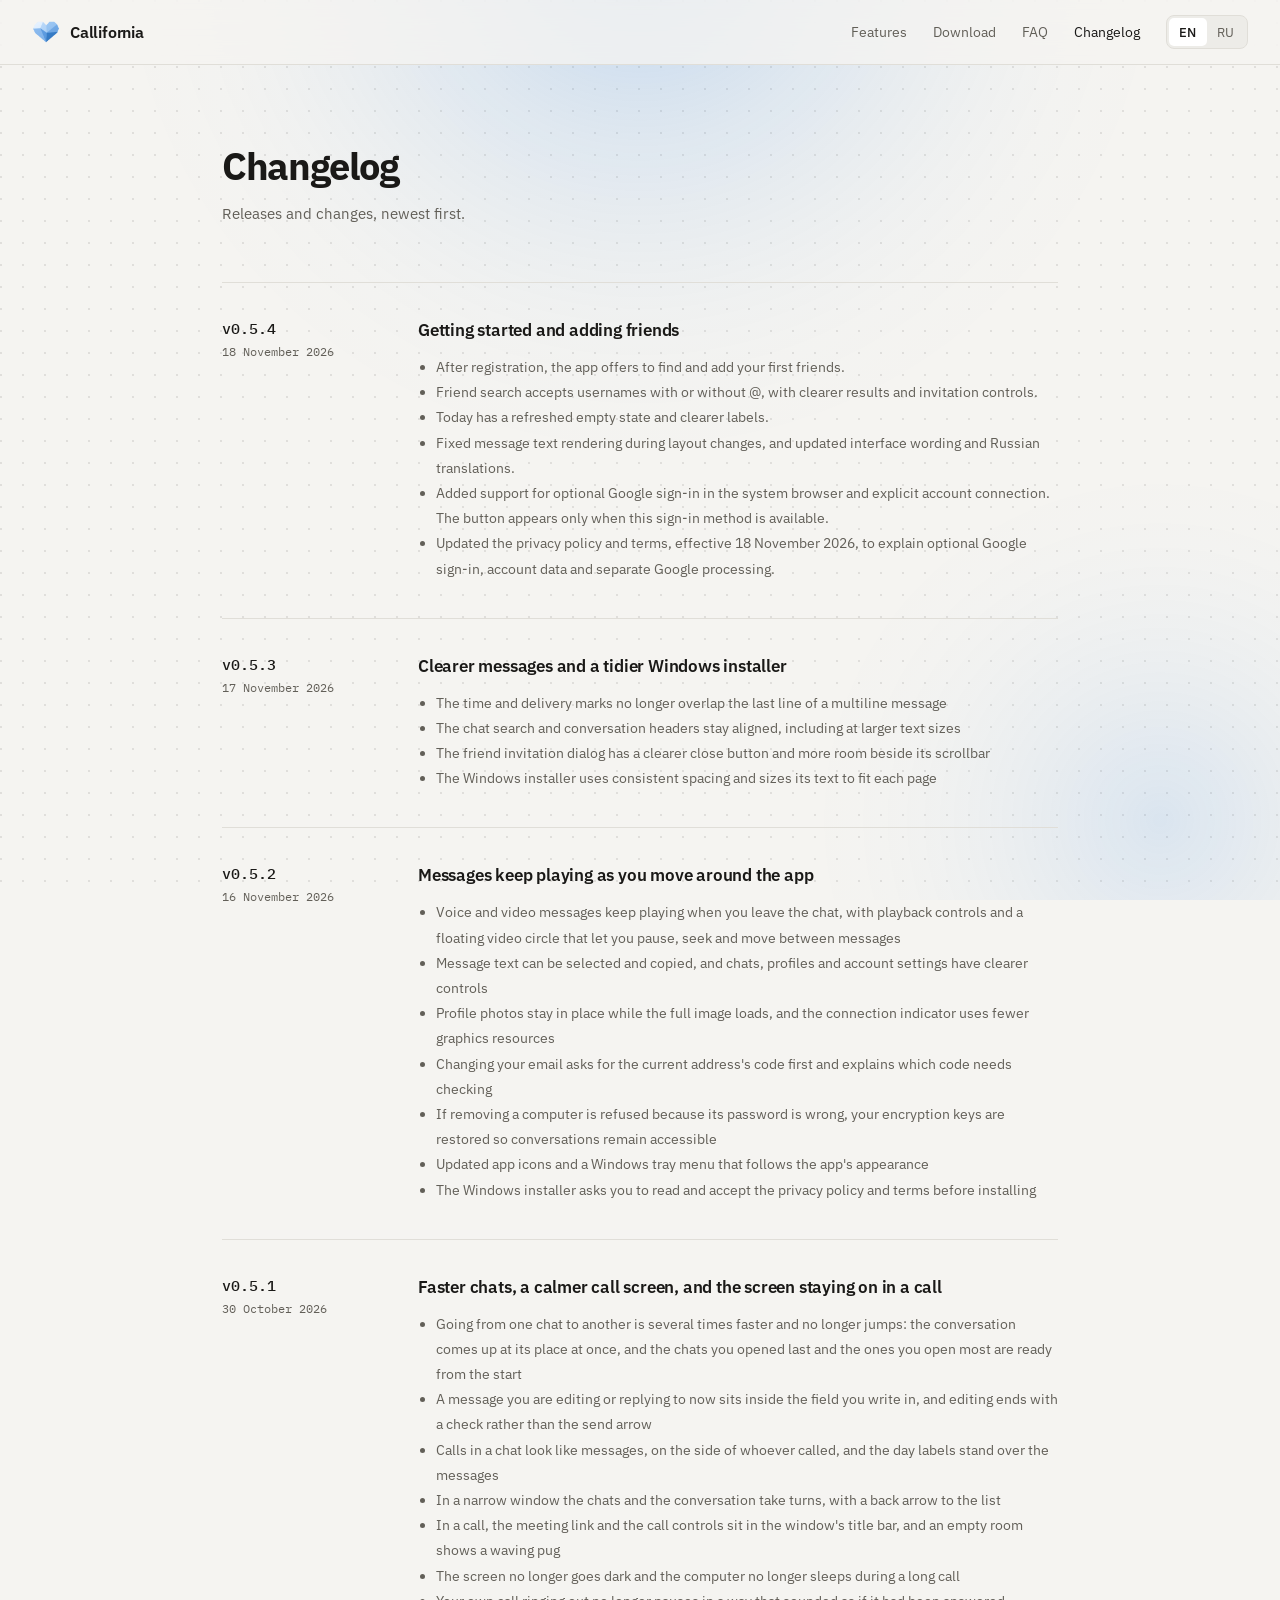
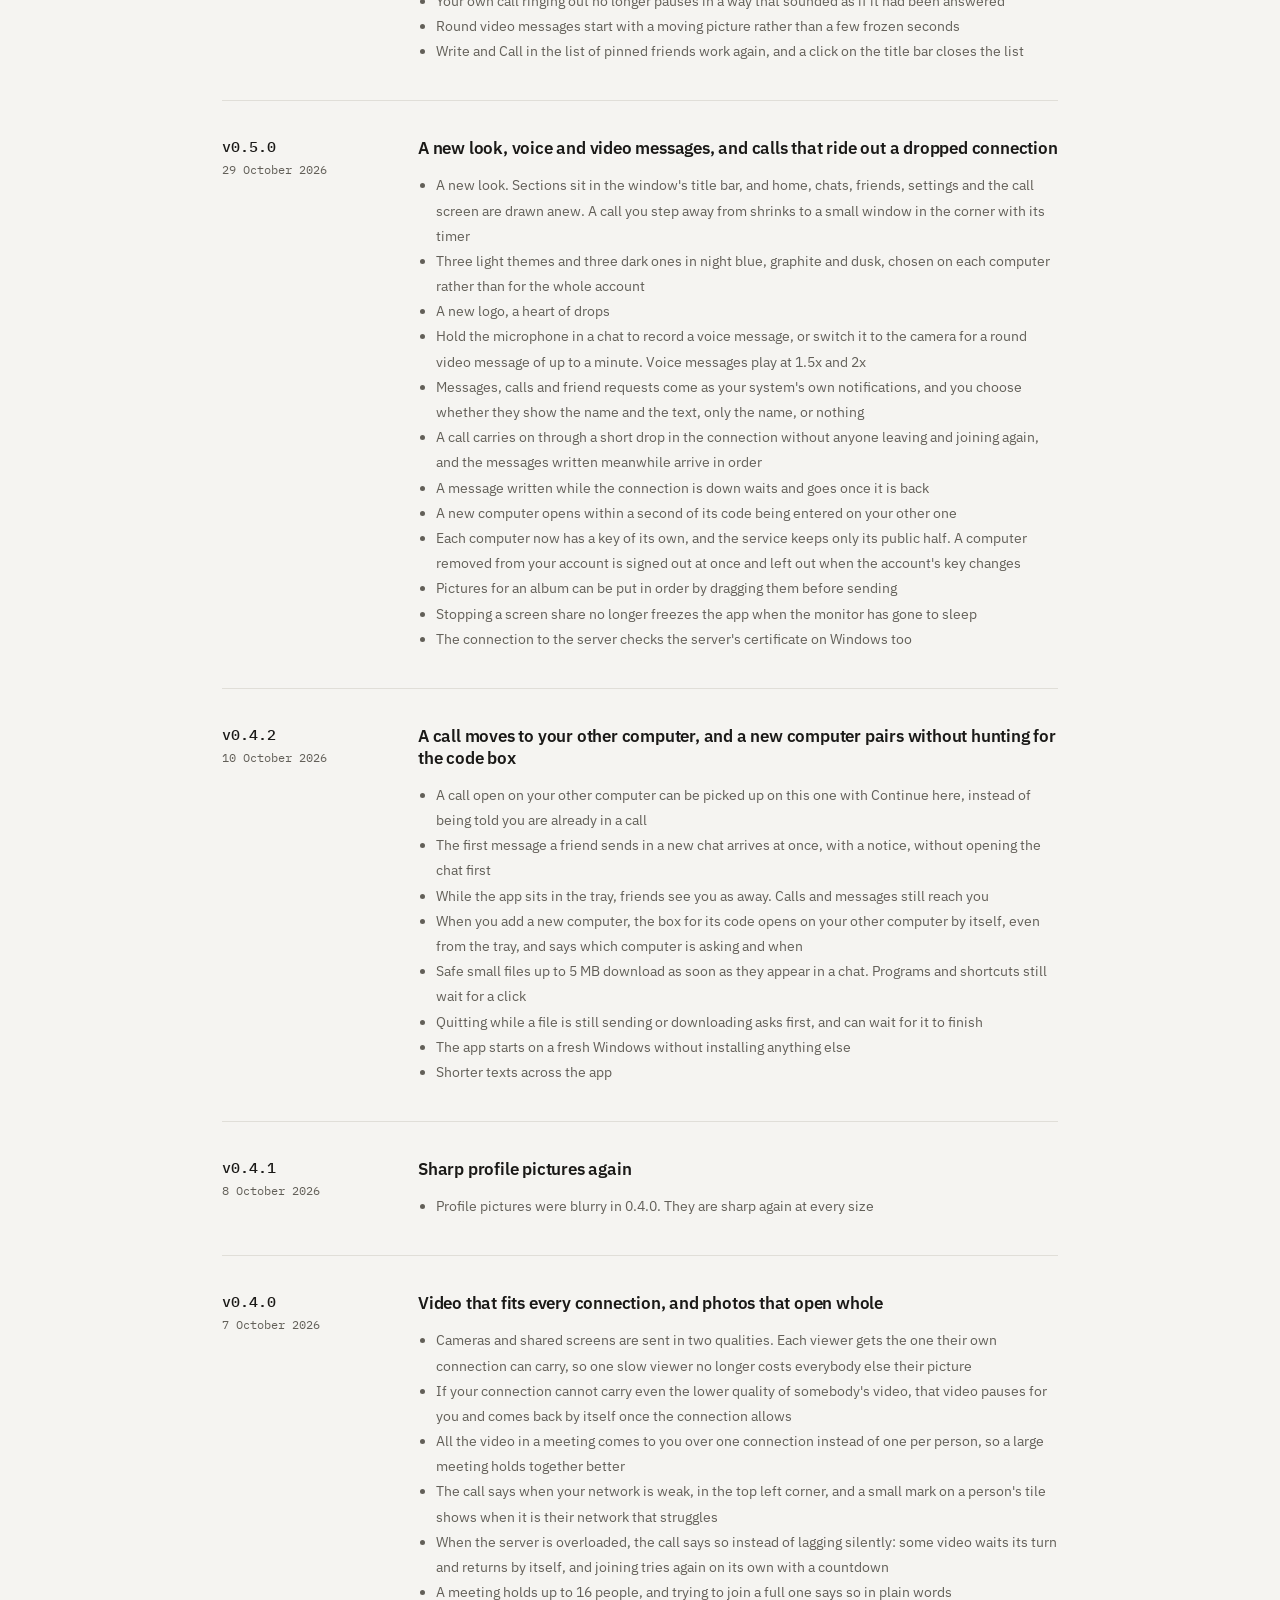
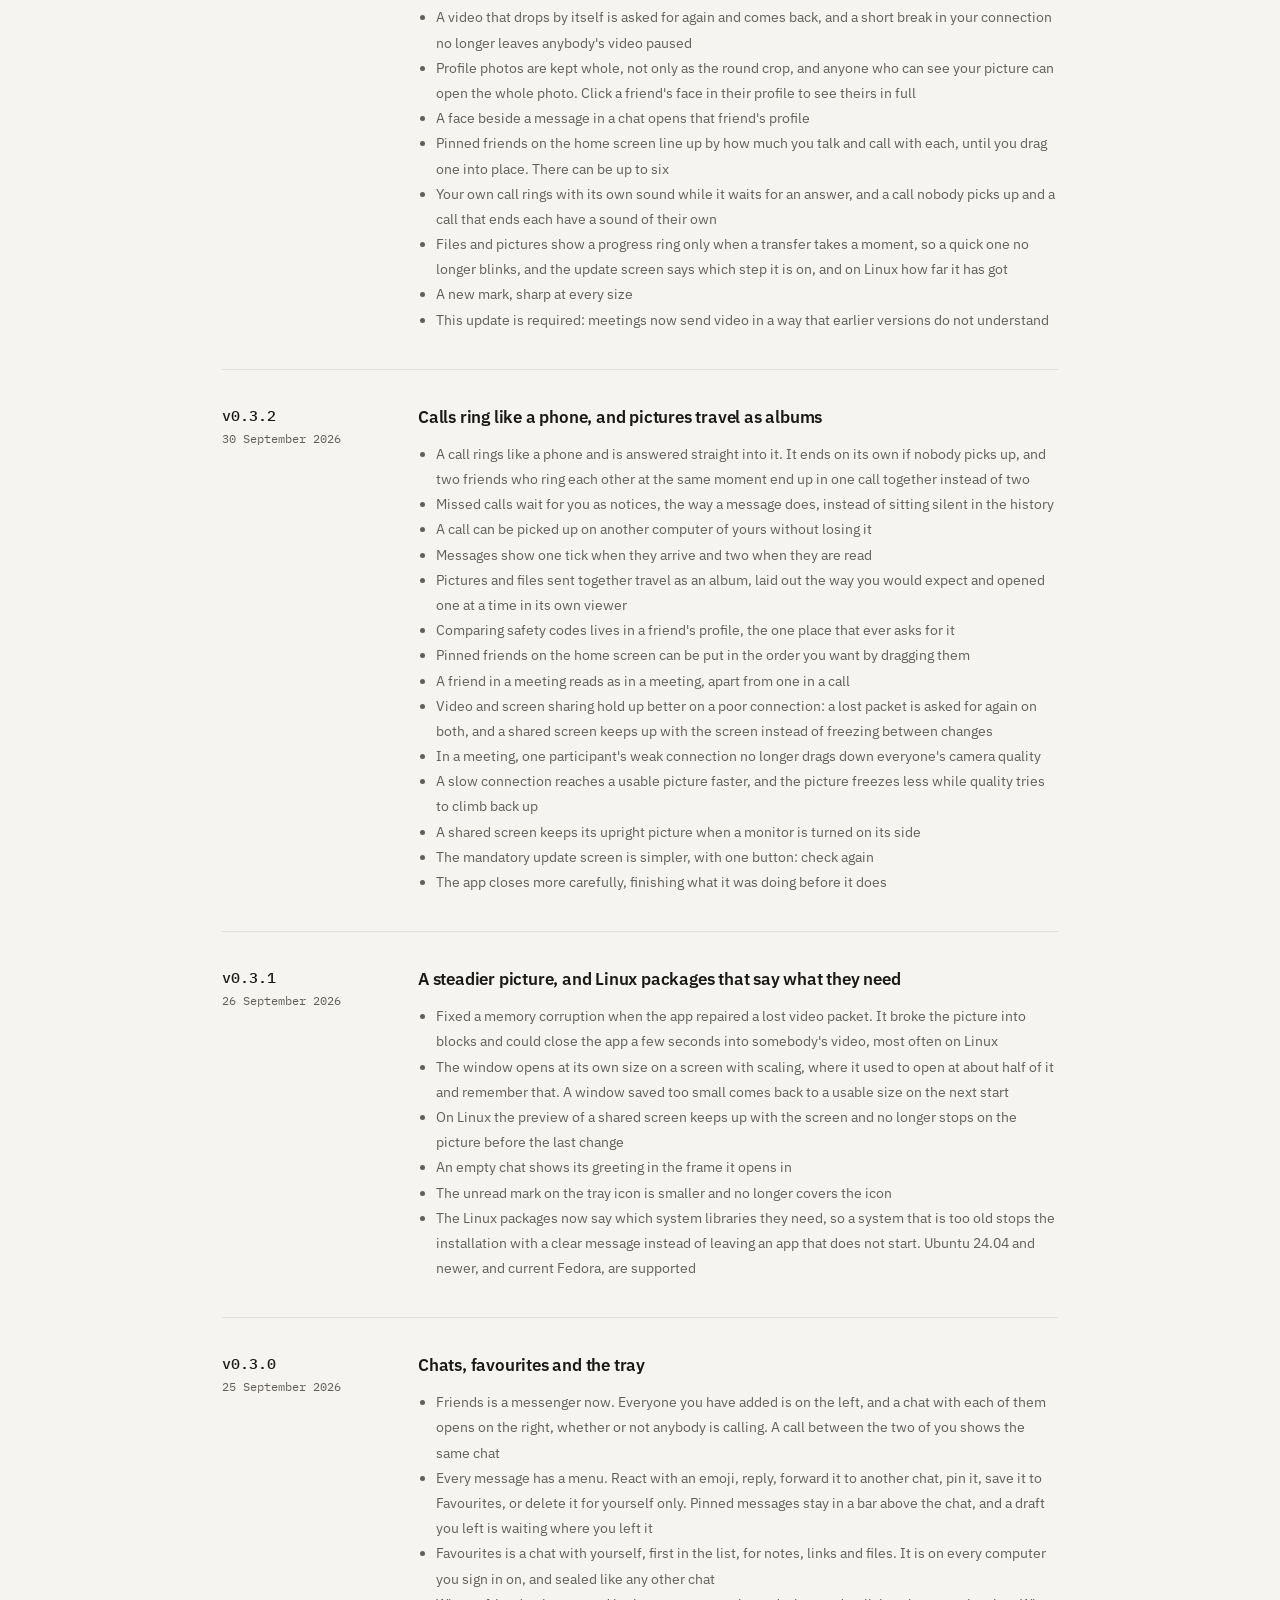
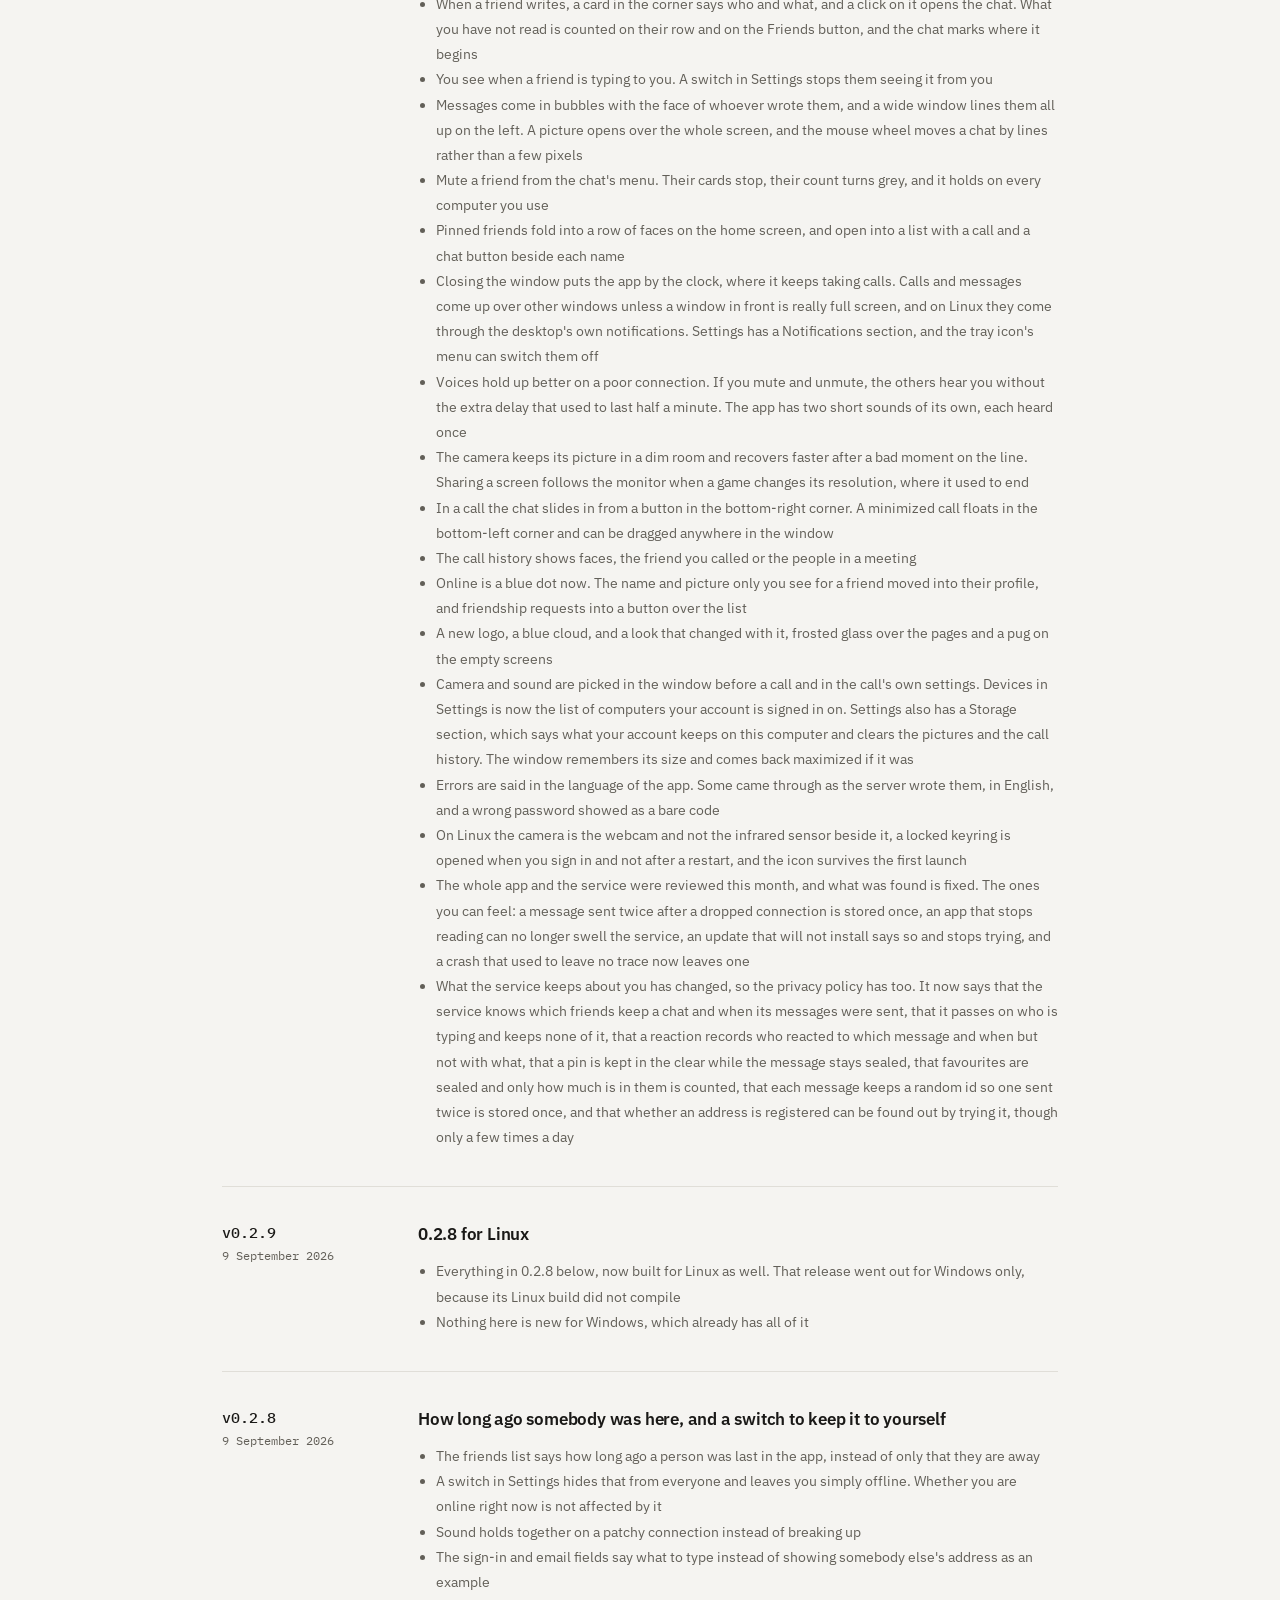
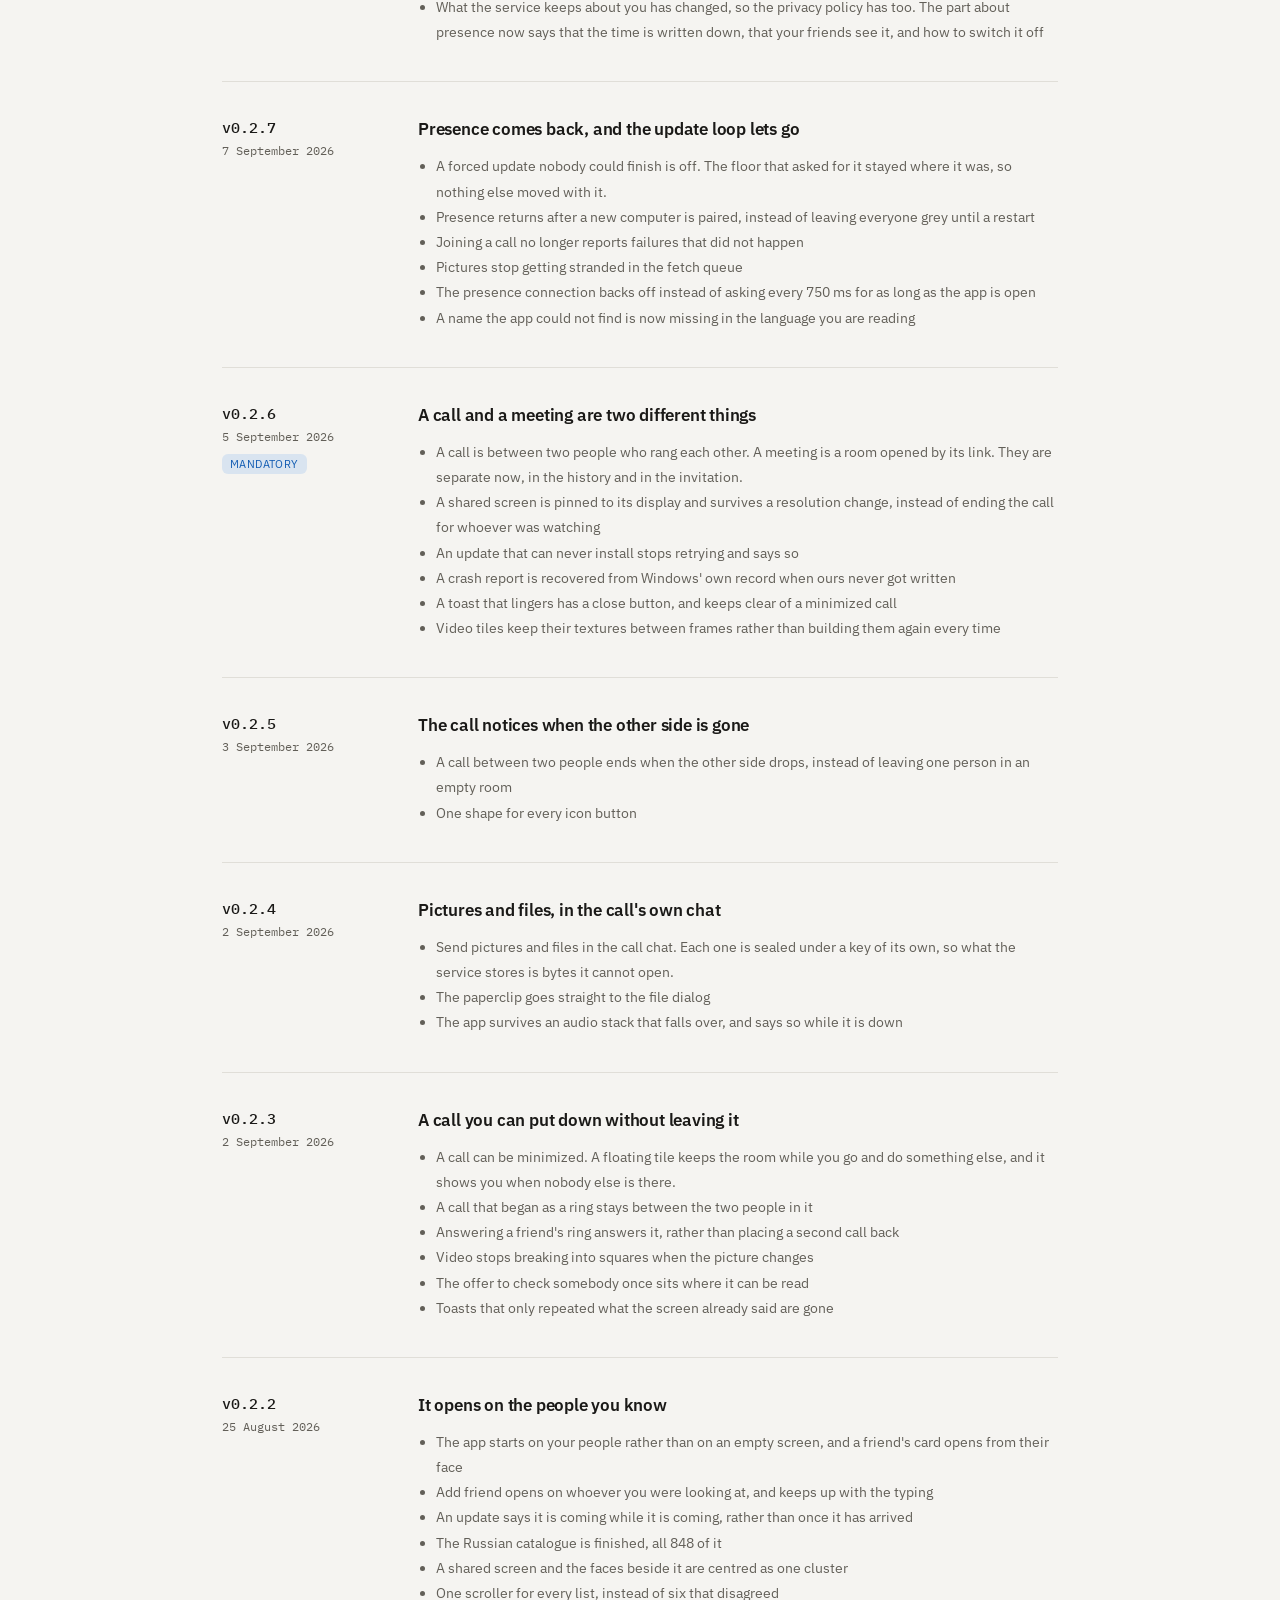
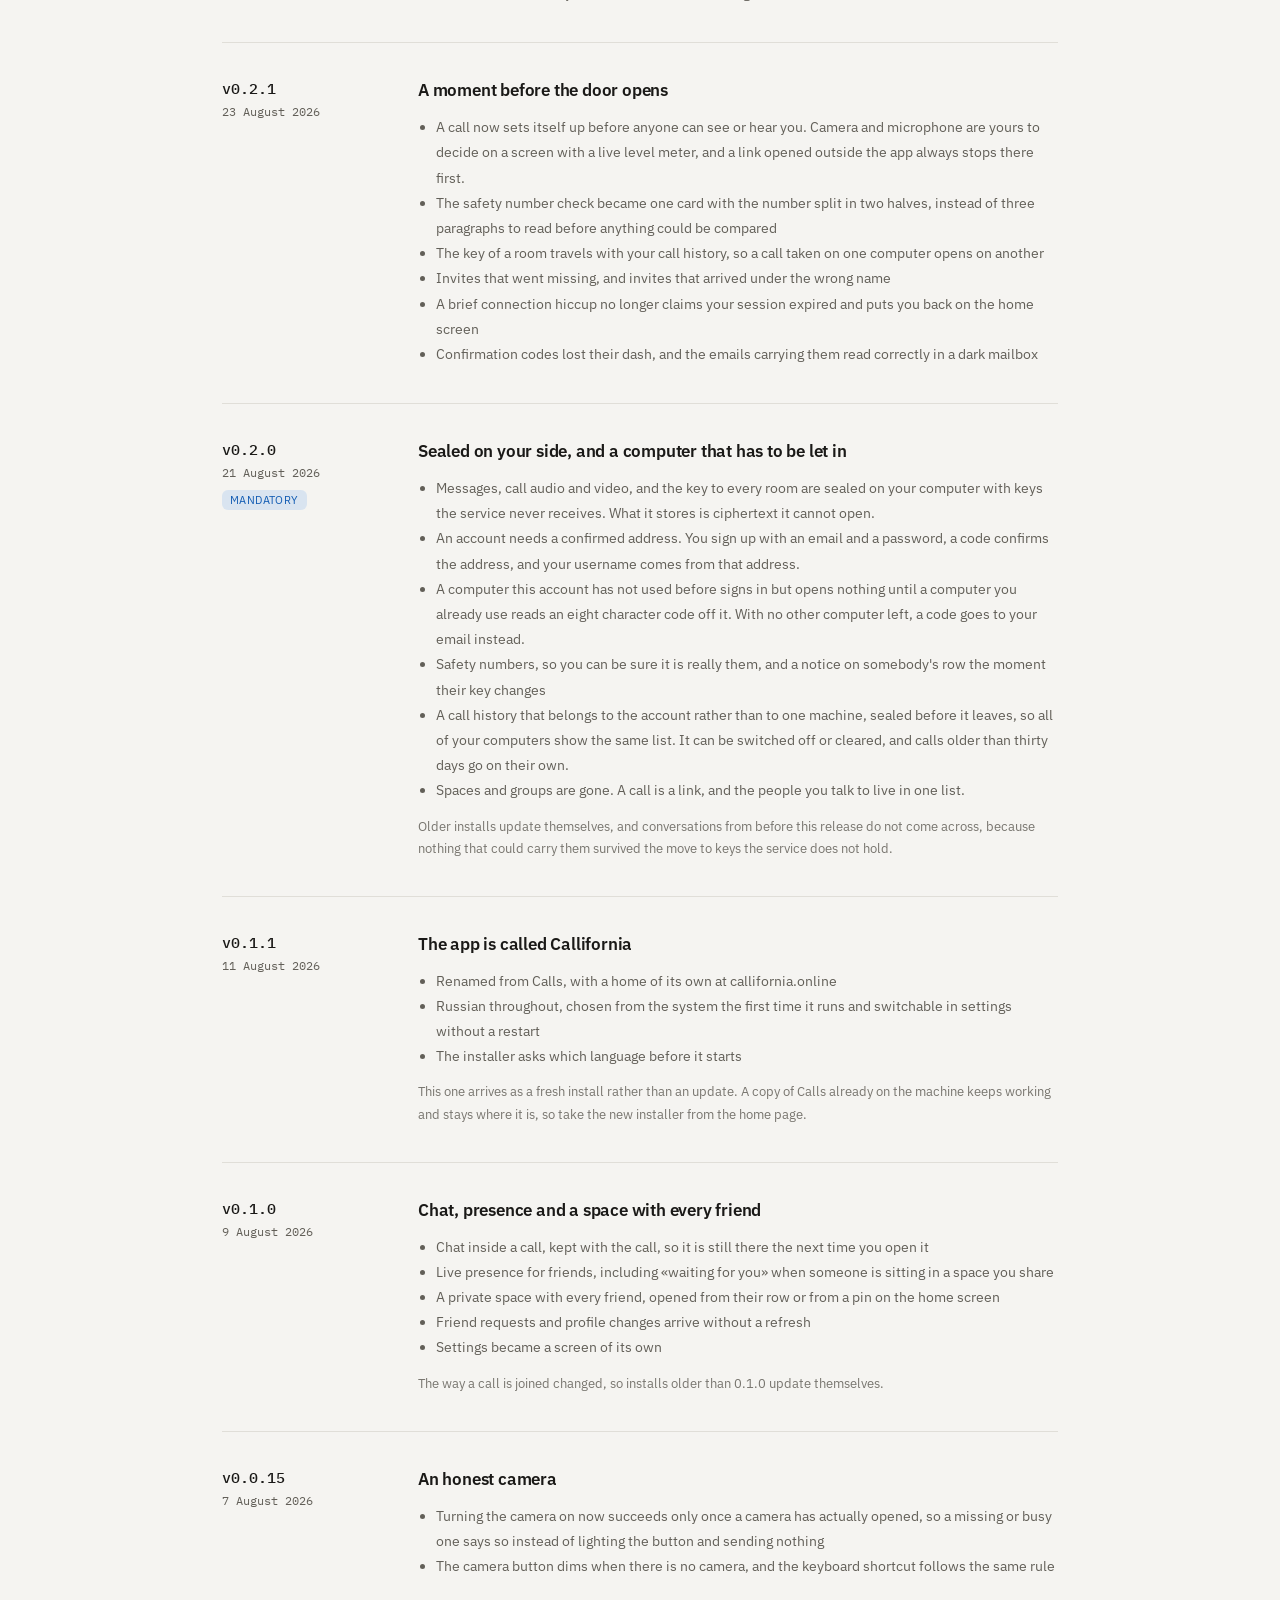
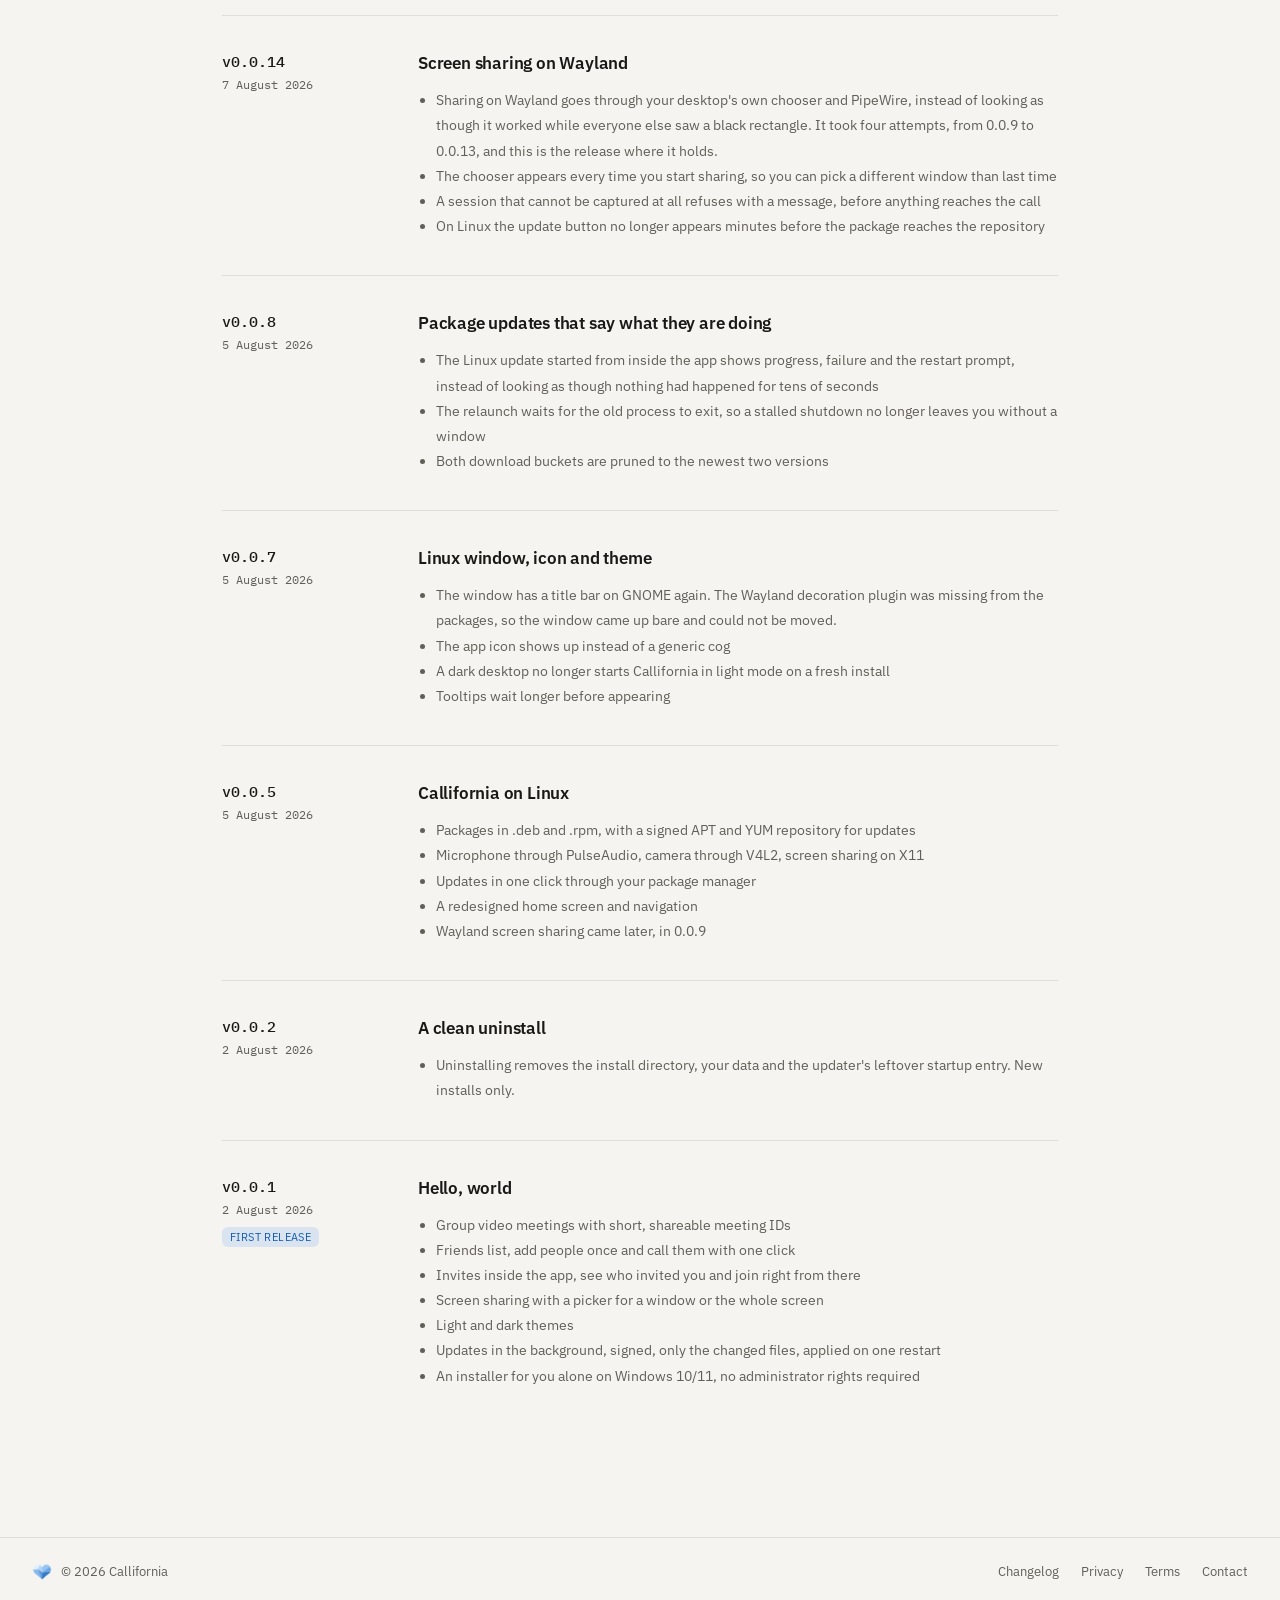
<file: changelog.html>
<!doctype html>
<html lang="en">
<head>
  <meta charset="utf-8" />
  <meta name="viewport" content="width=device-width, initial-scale=1" />
  <title data-i18n="page.changelog.title">Changelog, Callifornia</title>
  <meta name="description" data-i18n-content="page.changelog.desc" content="What's new in Callifornia, release notes for every version." />
  <link rel="icon" href="assets/favicon.ico?v=heart" />
  <!-- IBM Plex from this site, not from a font service. A stylesheet link to
       fonts.googleapis.com hands a third party the address of everyone who
       reads a page here, which privacy.html says does not happen. See
       assets/fonts.css. -->
  <link rel="preload" href="assets/fonts/ibm-plex-sans-400-latin.woff2" as="font" type="font/woff2" crossorigin />
  <link rel="stylesheet" href="assets/fonts.css" />
  <link rel="stylesheet" href="assets/style.css" />
  <script>
    // The theme is the operating system's, decided in the stylesheet, so
    // nothing about it happens here. This one line marks the page as having
    // JavaScript, which is what the language control waits for: it does
    // nothing without it, and a control that appears a moment into the first
    // paint is worse than one that was there all along.
    document.documentElement.classList.add("js");
  </script>
</head>
<body>
  <div class="backdrop" aria-hidden="true"></div>

  <header class="site-header">
    <div class="container header-row">
      <a class="brand" href="index.html">
        <img src="assets/logo-mark.webp?v=heart" srcset="assets/logo-mark@2x.webp?v=heart 2x" alt="" class="brand-logo" width="28" height="28" />
        <span>Callifornia</span>
      </a>
      <div class="header-right">
        <nav class="site-nav" data-i18n-aria-label="aria.site" aria-label="Site">
          <a href="index.html#features" data-i18n="nav.features">Features</a>
          <a href="download.html" data-i18n="nav.download">Download</a>
          <a href="index.html#faq" data-i18n="nav.faq">FAQ</a>
          <a href="changelog.html" data-i18n="nav.changelog" aria-current="page">Changelog</a>
        </nav>

        <!-- The same links for a phone, where the row above does not fit. A
             details element rather than a scripted panel, so it opens with no
             JavaScript. Its own copy of the links, because a closed details
             hides its content in the user agent stylesheet and one nav cannot
             be both a row here and a panel there. -->
        <details class="burger">
          <summary class="burger-btn" data-i18n-aria-label="aria.menu" aria-label="Menu">
            <svg viewBox="0 0 24 24" width="20" height="20" fill="none" stroke="currentColor" stroke-width="1.75" stroke-linecap="round" aria-hidden="true"><path d="M4 7h16"/><path d="M4 12h16"/><path d="M4 17h16"/></svg>
          </summary>
          <nav class="burger-menu" data-i18n-aria-label="aria.site" aria-label="Site">
            <a href="index.html#features" data-i18n="nav.features">Features</a>
            <a href="download.html" data-i18n="nav.download">Download</a>
            <a href="index.html#faq" data-i18n="nav.faq">FAQ</a>
            <a href="changelog.html" data-i18n="nav.changelog" aria-current="page">Changelog</a>
          </nav>
        </details>
        <div class="header-actions">
          <!-- The app's SegmentedToggle, for the one setting a visitor has.
               Each option is in its own language, which is how somebody who
               cannot read the current one finds the way out. -->
          <div class="seg seg--lang" role="group" data-i18n-aria-label="aria.lang" aria-label="Language">
            <button type="button" data-lang="en" data-i18n-title="lang.en" title="Show the site in English" data-i18n-aria-label="lang.en" aria-label="Show the site in English">EN</button>
            <button type="button" data-lang="ru" data-i18n-title="lang.ru" title="Show the site in Russian" data-i18n-aria-label="lang.ru" aria-label="Show the site in Russian">RU</button>
          </div>
        </div>
      </div>
    </div>
  </header>

  <main>
    <div class="page container container--narrow">
      <h1 class="page-title" data-i18n="changelog.title">Changelog</h1>
      <p class="page-sub" data-i18n="changelog.sub">Releases and changes, newest first.</p>

      <article class="release">
        <div class="release-meta">
          <p class="release-version">v0.5.4</p>
          <p class="release-date" data-i18n="cl.054.date">18 November 2026</p>
        </div>
        <div class="release-body">
          <h3 data-i18n="cl.054.title">Getting started and adding friends</h3>
          <ul>
            <li data-i18n="cl.054.li1">After registration, the app offers to find and add your first friends.</li>
            <li data-i18n="cl.054.li2">Friend search accepts usernames with or without @, with clearer results and invitation controls.</li>
            <li data-i18n="cl.054.li3">Today has a refreshed empty state and clearer labels.</li>
            <li data-i18n="cl.054.li4">Fixed message text rendering during layout changes, and updated interface wording and Russian translations.</li>
            <li data-i18n="cl.054.li5">Added support for optional Google sign-in in the system browser and explicit account connection. The button appears only when this sign-in method is available.</li>
            <li data-i18n="cl.054.li6">Updated the privacy policy and terms, effective 18 November 2026, to explain optional Google sign-in, account data and separate Google processing.</li>
          </ul>
        </div>
      </article>

      <article class="release">
        <div class="release-meta">
          <p class="release-version">v0.5.3</p>
          <p class="release-date" data-i18n="cl.053.date">17 November 2026</p>
        </div>
        <div class="release-body">
          <h3 data-i18n="cl.053.title">Clearer messages and a tidier Windows installer</h3>
          <ul>
            <li data-i18n="cl.053.li1">The time and delivery marks no longer overlap the last line of a multiline message</li>
            <li data-i18n="cl.053.li2">The chat search and conversation headers stay aligned, including at larger text sizes</li>
            <li data-i18n="cl.053.li3">The friend invitation dialog has a clearer close button and more room beside its scrollbar</li>
            <li data-i18n="cl.053.li4">The Windows installer uses consistent spacing and sizes its text to fit each page</li>
          </ul>
        </div>
      </article>

      <article class="release">
        <div class="release-meta">
          <p class="release-version">v0.5.2</p>
          <p class="release-date" data-i18n="cl.052.date">16 November 2026</p>
        </div>
        <div class="release-body">
          <h3 data-i18n="cl.052.title">Messages keep playing as you move around the app</h3>
          <ul>
            <li data-i18n="cl.052.li1">Voice and video messages keep playing when you leave the chat, with playback controls and a floating video circle that let you pause, seek and move between messages</li>
            <li data-i18n="cl.052.li2">Message text can be selected and copied, and chats, profiles and account settings have clearer controls</li>
            <li data-i18n="cl.052.li3">Profile photos stay in place while the full image loads, and the connection indicator uses fewer graphics resources</li>
            <li data-i18n="cl.052.li4">Changing your email asks for the current address's code first and explains which code needs checking</li>
            <li data-i18n="cl.052.li5">If removing a computer is refused because its password is wrong, your encryption keys are restored so conversations remain accessible</li>
            <li data-i18n="cl.052.li6">Updated app icons and a Windows tray menu that follows the app's appearance</li>
            <li data-i18n="cl.052.li7">The Windows installer asks you to read and accept the privacy policy and terms before installing</li>
          </ul>
        </div>
      </article>

      <article class="release">
        <div class="release-meta">
          <p class="release-version">v0.5.1</p>
          <p class="release-date" data-i18n="cl.051.date">30 October 2026</p>
        </div>
        <div class="release-body">
          <h3 data-i18n="cl.051.title">Faster chats, a calmer call screen, and the screen staying on in a call</h3>
          <ul>
            <li data-i18n="cl.051.li1">Going from one chat to another is several times faster and no longer jumps: the conversation comes up at its place at once, and the chats you opened last and the ones you open most are ready from the start</li>
            <li data-i18n="cl.051.li2">A message you are editing or replying to now sits inside the field you write in, and editing ends with a check rather than the send arrow</li>
            <li data-i18n="cl.051.li3">Calls in a chat look like messages, on the side of whoever called, and the day labels stand over the messages</li>
            <li data-i18n="cl.051.li4">In a narrow window the chats and the conversation take turns, with a back arrow to the list</li>
            <li data-i18n="cl.051.li5">In a call, the meeting link and the call controls sit in the window's title bar, and an empty room shows a waving pug</li>
            <li data-i18n="cl.051.li6">The screen no longer goes dark and the computer no longer sleeps during a long call</li>
            <li data-i18n="cl.051.li7">Your own call ringing out no longer pauses in a way that sounded as if it had been answered</li>
            <li data-i18n="cl.051.li8">Round video messages start with a moving picture rather than a few frozen seconds</li>
            <li data-i18n="cl.051.li9">Write and Call in the list of pinned friends work again, and a click on the title bar closes the list</li>
          </ul>
        </div>
      </article>

      <article class="release">
        <div class="release-meta">
          <p class="release-version">v0.5.0</p>
          <p class="release-date" data-i18n="cl.050.date">29 October 2026</p>
        </div>
        <div class="release-body">
          <h3 data-i18n="cl.050.title">A new look, voice and video messages, and calls that ride out a dropped connection</h3>
          <ul>
            <li data-i18n="cl.050.li1">A new look. Sections sit in the window's title bar, and home, chats, friends, settings and the call screen are drawn anew. A call you step away from shrinks to a small window in the corner with its timer</li>
            <li data-i18n="cl.050.li2">Three light themes and three dark ones in night blue, graphite and dusk, chosen on each computer rather than for the whole account</li>
            <li data-i18n="cl.050.li3">A new logo, a heart of drops</li>
            <li data-i18n="cl.050.li4">Hold the microphone in a chat to record a voice message, or switch it to the camera for a round video message of up to a minute. Voice messages play at 1.5x and 2x</li>
            <li data-i18n="cl.050.li5">Messages, calls and friend requests come as your system's own notifications, and you choose whether they show the name and the text, only the name, or nothing</li>
            <li data-i18n="cl.050.li6">A call carries on through a short drop in the connection without anyone leaving and joining again, and the messages written meanwhile arrive in order</li>
            <li data-i18n="cl.050.li7">A message written while the connection is down waits and goes once it is back</li>
            <li data-i18n="cl.050.li8">A new computer opens within a second of its code being entered on your other one</li>
            <li data-i18n="cl.050.li9">Each computer now has a key of its own, and the service keeps only its public half. A computer removed from your account is signed out at once and left out when the account's key changes</li>
            <li data-i18n="cl.050.li10">Pictures for an album can be put in order by dragging them before sending</li>
            <li data-i18n="cl.050.li11">Stopping a screen share no longer freezes the app when the monitor has gone to sleep</li>
            <li data-i18n="cl.050.li12">The connection to the server checks the server's certificate on Windows too</li>
          </ul>
        </div>
      </article>

      <article class="release">
        <div class="release-meta">
          <p class="release-version">v0.4.2</p>
          <p class="release-date" data-i18n="cl.042.date">10 October 2026</p>
        </div>
        <div class="release-body">
          <h3 data-i18n="cl.042.title">A call moves to your other computer, and a new computer pairs without hunting for the code box</h3>
          <ul>
            <li data-i18n="cl.042.li1">A call open on your other computer can be picked up on this one with Continue here, instead of being told you are already in a call</li>
            <li data-i18n="cl.042.li2">The first message a friend sends in a new chat arrives at once, with a notice, without opening the chat first</li>
            <li data-i18n="cl.042.li3">While the app sits in the tray, friends see you as away. Calls and messages still reach you</li>
            <li data-i18n="cl.042.li4">When you add a new computer, the box for its code opens on your other computer by itself, even from the tray, and says which computer is asking and when</li>
            <li data-i18n="cl.042.li5">Safe small files up to 5 MB download as soon as they appear in a chat. Programs and shortcuts still wait for a click</li>
            <li data-i18n="cl.042.li6">Quitting while a file is still sending or downloading asks first, and can wait for it to finish</li>
            <li data-i18n="cl.042.li7">The app starts on a fresh Windows without installing anything else</li>
            <li data-i18n="cl.042.li8">Shorter texts across the app</li>
          </ul>
        </div>
      </article>

      <article class="release">
        <div class="release-meta">
          <p class="release-version">v0.4.1</p>
          <p class="release-date" data-i18n="cl.041.date">8 October 2026</p>
        </div>
        <div class="release-body">
          <h3 data-i18n="cl.041.title">Sharp profile pictures again</h3>
          <ul>
            <li data-i18n="cl.041.li1">Profile pictures were blurry in 0.4.0. They are sharp again at every size</li>
          </ul>
        </div>
      </article>

      <article class="release">
        <div class="release-meta">
          <p class="release-version">v0.4.0</p>
          <p class="release-date" data-i18n="cl.040.date">7 October 2026</p>
        </div>
        <div class="release-body">
          <h3 data-i18n="cl.040.title">Video that fits every connection, and photos that open whole</h3>
          <ul>
            <li data-i18n="cl.040.li1">Cameras and shared screens are sent in two qualities. Each viewer gets the one their own connection can carry, so one slow viewer no longer costs everybody else their picture</li>
            <li data-i18n="cl.040.li2">If your connection cannot carry even the lower quality of somebody's video, that video pauses for you and comes back by itself once the connection allows</li>
            <li data-i18n="cl.040.li3">All the video in a meeting comes to you over one connection instead of one per person, so a large meeting holds together better</li>
            <li data-i18n="cl.040.li4">The call says when your network is weak, in the top left corner, and a small mark on a person's tile shows when it is their network that struggles</li>
            <li data-i18n="cl.040.li5">When the server is overloaded, the call says so instead of lagging silently: some video waits its turn and returns by itself, and joining tries again on its own with a countdown</li>
            <li data-i18n="cl.040.li6">A meeting holds up to 16 people, and trying to join a full one says so in plain words</li>
            <li data-i18n="cl.040.li7">A video that drops by itself is asked for again and comes back, and a short break in your connection no longer leaves anybody's video paused</li>
            <li data-i18n="cl.040.li8">Profile photos are kept whole, not only as the round crop, and anyone who can see your picture can open the whole photo. Click a friend's face in their profile to see theirs in full</li>
            <li data-i18n="cl.040.li9">A face beside a message in a chat opens that friend's profile</li>
            <li data-i18n="cl.040.li10">Pinned friends on the home screen line up by how much you talk and call with each, until you drag one into place. There can be up to six</li>
            <li data-i18n="cl.040.li11">Your own call rings with its own sound while it waits for an answer, and a call nobody picks up and a call that ends each have a sound of their own</li>
            <li data-i18n="cl.040.li12">Files and pictures show a progress ring only when a transfer takes a moment, so a quick one no longer blinks, and the update screen says which step it is on, and on Linux how far it has got</li>
            <li data-i18n="cl.040.li13">A new mark, sharp at every size</li>
            <li data-i18n="cl.040.li14">This update is required: meetings now send video in a way that earlier versions do not understand</li>
          </ul>
        </div>
      </article>

      <article class="release">
        <div class="release-meta">
          <p class="release-version">v0.3.2</p>
          <p class="release-date" data-i18n="cl.032.date">30 September 2026</p>
        </div>
        <div class="release-body">
          <h3 data-i18n="cl.032.title">Calls ring like a phone, and pictures travel as albums</h3>
          <ul>
            <li data-i18n="cl.032.li1">A call rings like a phone and is answered straight into it. It ends on its own if nobody picks up, and two friends who ring each other at the same moment end up in one call together instead of two</li>
            <li data-i18n="cl.032.li2">Missed calls wait for you as notices, the way a message does, instead of sitting silent in the history</li>
            <li data-i18n="cl.032.li3">A call can be picked up on another computer of yours without losing it</li>
            <li data-i18n="cl.032.li4">Messages show one tick when they arrive and two when they are read</li>
            <li data-i18n="cl.032.li5">Pictures and files sent together travel as an album, laid out the way you would expect and opened one at a time in its own viewer</li>
            <li data-i18n="cl.032.li6">Comparing safety codes lives in a friend's profile, the one place that ever asks for it</li>
            <li data-i18n="cl.032.li7">Pinned friends on the home screen can be put in the order you want by dragging them</li>
            <li data-i18n="cl.032.li8">A friend in a meeting reads as in a meeting, apart from one in a call</li>
            <li data-i18n="cl.032.li9">Video and screen sharing hold up better on a poor connection: a lost packet is asked for again on both, and a shared screen keeps up with the screen instead of freezing between changes</li>
            <li data-i18n="cl.032.li10">In a meeting, one participant's weak connection no longer drags down everyone's camera quality</li>
            <li data-i18n="cl.032.li11">A slow connection reaches a usable picture faster, and the picture freezes less while quality tries to climb back up</li>
            <li data-i18n="cl.032.li12">A shared screen keeps its upright picture when a monitor is turned on its side</li>
            <li data-i18n="cl.032.li13">The mandatory update screen is simpler, with one button: check again</li>
            <li data-i18n="cl.032.li14">The app closes more carefully, finishing what it was doing before it does</li>
          </ul>
        </div>
      </article>

      <article class="release">
        <div class="release-meta">
          <p class="release-version">v0.3.1</p>
          <p class="release-date" data-i18n="cl.031.date">26 September 2026</p>
        </div>
        <div class="release-body">
          <h3 data-i18n="cl.031.title">A steadier picture, and Linux packages that say what they need</h3>
          <ul>
            <li data-i18n="cl.031.li1">Fixed a memory corruption when the app repaired a lost video packet. It broke the picture into blocks and could close the app a few seconds into somebody's video, most often on Linux</li>
            <li data-i18n="cl.031.li2">The window opens at its own size on a screen with scaling, where it used to open at about half of it and remember that. A window saved too small comes back to a usable size on the next start</li>
            <li data-i18n="cl.031.li3">On Linux the preview of a shared screen keeps up with the screen and no longer stops on the picture before the last change</li>
            <li data-i18n="cl.031.li4">An empty chat shows its greeting in the frame it opens in</li>
            <li data-i18n="cl.031.li5">The unread mark on the tray icon is smaller and no longer covers the icon</li>
            <li data-i18n="cl.031.li6">The Linux packages now say which system libraries they need, so a system that is too old stops the installation with a clear message instead of leaving an app that does not start. Ubuntu 24.04 and newer, and current Fedora, are supported</li>
          </ul>
        </div>
      </article>

      <article class="release">
        <div class="release-meta">
          <p class="release-version">v0.3.0</p>
          <p class="release-date" data-i18n="cl.030.date">25 September 2026</p>
        </div>
        <div class="release-body">
          <h3 data-i18n="cl.030.title">Chats, favourites and the tray</h3>
          <ul>
            <li data-i18n="cl.030.li1">Friends is a messenger now. Everyone you have added is on the left, and a chat with each of them opens on the right, whether or not anybody is calling. A call between the two of you shows the same chat</li>
            <li data-i18n="cl.030.li2">Every message has a menu. React with an emoji, reply, forward it to another chat, pin it, save it to Favourites, or delete it for yourself only. Pinned messages stay in a bar above the chat, and a draft you left is waiting where you left it</li>
            <li data-i18n="cl.030.li3">Favourites is a chat with yourself, first in the list, for notes, links and files. It is on every computer you sign in on, and sealed like any other chat</li>
            <li data-i18n="cl.030.li4">When a friend writes, a card in the corner says who and what, and a click on it opens the chat. What you have not read is counted on their row and on the Friends button, and the chat marks where it begins</li>
            <li data-i18n="cl.030.li5">You see when a friend is typing to you. A switch in Settings stops them seeing it from you</li>
            <li data-i18n="cl.030.li6">Messages come in bubbles with the face of whoever wrote them, and a wide window lines them all up on the left. A picture opens over the whole screen, and the mouse wheel moves a chat by lines rather than a few pixels</li>
            <li data-i18n="cl.030.li7">Mute a friend from the chat's menu. Their cards stop, their count turns grey, and it holds on every computer you use</li>
            <li data-i18n="cl.030.li8">Pinned friends fold into a row of faces on the home screen, and open into a list with a call and a chat button beside each name</li>
            <li data-i18n="cl.030.li9">Closing the window puts the app by the clock, where it keeps taking calls. Calls and messages come up over other windows unless a window in front is really full screen, and on Linux they come through the desktop's own notifications. Settings has a Notifications section, and the tray icon's menu can switch them off</li>
            <li data-i18n="cl.030.li10">Voices hold up better on a poor connection. If you mute and unmute, the others hear you without the extra delay that used to last half a minute. The app has two short sounds of its own, each heard once</li>
            <li data-i18n="cl.030.li11">The camera keeps its picture in a dim room and recovers faster after a bad moment on the line. Sharing a screen follows the monitor when a game changes its resolution, where it used to end</li>
            <li data-i18n="cl.030.li12">In a call the chat slides in from a button in the bottom-right corner. A minimized call floats in the bottom-left corner and can be dragged anywhere in the window</li>
            <li data-i18n="cl.030.li13">The call history shows faces, the friend you called or the people in a meeting</li>
            <li data-i18n="cl.030.li14">Online is a blue dot now. The name and picture only you see for a friend moved into their profile, and friendship requests into a button over the list</li>
            <li data-i18n="cl.030.li15">A new logo, a blue cloud, and a look that changed with it, frosted glass over the pages and a pug on the empty screens</li>
            <li data-i18n="cl.030.li16">Camera and sound are picked in the window before a call and in the call's own settings. Devices in Settings is now the list of computers your account is signed in on. Settings also has a Storage section, which says what your account keeps on this computer and clears the pictures and the call history. The window remembers its size and comes back maximized if it was</li>
            <li data-i18n="cl.030.li17">Errors are said in the language of the app. Some came through as the server wrote them, in English, and a wrong password showed as a bare code</li>
            <li data-i18n="cl.030.li18">On Linux the camera is the webcam and not the infrared sensor beside it, a locked keyring is opened when you sign in and not after a restart, and the icon survives the first launch</li>
            <li data-i18n="cl.030.li19">The whole app and the service were reviewed this month, and what was found is fixed. The ones you can feel: a message sent twice after a dropped connection is stored once, an app that stops reading can no longer swell the service, an update that will not install says so and stops trying, and a crash that used to leave no trace now leaves one</li>
            <li data-i18n="cl.030.li20">What the service keeps about you has changed, so the privacy policy has too. It now says that the service knows which friends keep a chat and when its messages were sent, that it passes on who is typing and keeps none of it, that a reaction records who reacted to which message and when but not with what, that a pin is kept in the clear while the message stays sealed, that favourites are sealed and only how much is in them is counted, that each message keeps a random id so one sent twice is stored once, and that whether an address is registered can be found out by trying it, though only a few times a day</li>
          </ul>
        </div>
      </article>

      <article class="release">
        <div class="release-meta">
          <p class="release-version">v0.2.9</p>
          <p class="release-date" data-i18n="cl.029.date">9 September 2026</p>
        </div>
        <div class="release-body">
          <h3 data-i18n="cl.029.title">0.2.8 for Linux</h3>
          <ul>
            <li data-i18n="cl.029.li1">Everything in 0.2.8 below, now built for Linux as well. That release went out for Windows only, because its Linux build did not compile</li>
            <li data-i18n="cl.029.li2">Nothing here is new for Windows, which already has all of it</li>
          </ul>
        </div>
      </article>

      <article class="release">
        <div class="release-meta">
          <p class="release-version">v0.2.8</p>
          <p class="release-date" data-i18n="cl.028.date">9 September 2026</p>
        </div>
        <div class="release-body">
          <h3 data-i18n="cl.028.title">How long ago somebody was here, and a switch to keep it to yourself</h3>
          <ul>
            <li data-i18n="cl.028.li1">The friends list says how long ago a person was last in the app, instead of only that they are away</li>
            <li data-i18n="cl.028.li2">A switch in Settings hides that from everyone and leaves you simply offline. Whether you are online right now is not affected by it</li>
            <li data-i18n="cl.028.li3">Sound holds together on a patchy connection instead of breaking up</li>
            <li data-i18n="cl.028.li4">The sign-in and email fields say what to type instead of showing somebody else's address as an example</li>
            <li data-i18n="cl.028.li5">What the service keeps about you has changed, so the privacy policy has too. The part about presence now says that the time is written down, that your friends see it, and how to switch it off</li>
          </ul>
        </div>
      </article>

      <article class="release">
        <div class="release-meta">
          <p class="release-version">v0.2.7</p>
          <p class="release-date" data-i18n="cl.027.date">7 September 2026</p>
        </div>
        <div class="release-body">
          <h3 data-i18n="cl.027.title">Presence comes back, and the update loop lets go</h3>
          <ul>
            <li data-i18n="cl.027.li1">A forced update nobody could finish is off. The floor that asked for it stayed where it was, so nothing else moved with it.</li>
            <li data-i18n="cl.027.li2">Presence returns after a new computer is paired, instead of leaving everyone grey until a restart</li>
            <li data-i18n="cl.027.li3">Joining a call no longer reports failures that did not happen</li>
            <li data-i18n="cl.027.li4">Pictures stop getting stranded in the fetch queue</li>
            <li data-i18n="cl.027.li5">The presence connection backs off instead of asking every 750 ms for as long as the app is open</li>
            <li data-i18n="cl.027.li6">A name the app could not find is now missing in the language you are reading</li>
          </ul>
        </div>
      </article>

      <article class="release">
        <div class="release-meta">
          <p class="release-version">v0.2.6</p>
          <p class="release-date" data-i18n="cl.026.date">5 September 2026</p>
          <span class="release-tag" data-i18n="cl.026.tag">Mandatory</span>
        </div>
        <div class="release-body">
          <h3 data-i18n="cl.026.title">A call and a meeting are two different things</h3>
          <ul>
            <li data-i18n="cl.026.li1">A call is between two people who rang each other. A meeting is a room opened by its link. They are separate now, in the history and in the invitation.</li>
            <li data-i18n="cl.026.li2">A shared screen is pinned to its display and survives a resolution change, instead of ending the call for whoever was watching</li>
            <li data-i18n="cl.026.li3">An update that can never install stops retrying and says so</li>
            <li data-i18n="cl.026.li4">A crash report is recovered from Windows' own record when ours never got written</li>
            <li data-i18n="cl.026.li5">A toast that lingers has a close button, and keeps clear of a minimized call</li>
            <li data-i18n="cl.026.li6">Video tiles keep their textures between frames rather than building them again every time</li>
          </ul>
        </div>
      </article>

      <article class="release">
        <div class="release-meta">
          <p class="release-version">v0.2.5</p>
          <p class="release-date" data-i18n="cl.025.date">3 September 2026</p>
        </div>
        <div class="release-body">
          <h3 data-i18n="cl.025.title">The call notices when the other side is gone</h3>
          <ul>
            <li data-i18n="cl.025.li1">A call between two people ends when the other side drops, instead of leaving one person in an empty room</li>
            <li data-i18n="cl.025.li2">One shape for every icon button</li>
          </ul>
        </div>
      </article>

      <article class="release">
        <div class="release-meta">
          <p class="release-version">v0.2.4</p>
          <p class="release-date" data-i18n="cl.024.date">2 September 2026</p>
        </div>
        <div class="release-body">
          <h3 data-i18n="cl.024.title">Pictures and files, in the call's own chat</h3>
          <ul>
            <li data-i18n="cl.024.li1">Send pictures and files in the call chat. Each one is sealed under a key of its own, so what the service stores is bytes it cannot open.</li>
            <li data-i18n="cl.024.li2">The paperclip goes straight to the file dialog</li>
            <li data-i18n="cl.024.li3">The app survives an audio stack that falls over, and says so while it is down</li>
          </ul>
        </div>
      </article>

      <article class="release">
        <div class="release-meta">
          <p class="release-version">v0.2.3</p>
          <p class="release-date" data-i18n="cl.023.date">2 September 2026</p>
        </div>
        <div class="release-body">
          <h3 data-i18n="cl.023.title">A call you can put down without leaving it</h3>
          <ul>
            <li data-i18n="cl.023.li1">A call can be minimized. A floating tile keeps the room while you go and do something else, and it shows you when nobody else is there.</li>
            <li data-i18n="cl.023.li2">A call that began as a ring stays between the two people in it</li>
            <li data-i18n="cl.023.li3">Answering a friend's ring answers it, rather than placing a second call back</li>
            <li data-i18n="cl.023.li4">Video stops breaking into squares when the picture changes</li>
            <li data-i18n="cl.023.li5">The offer to check somebody once sits where it can be read</li>
            <li data-i18n="cl.023.li6">Toasts that only repeated what the screen already said are gone</li>
          </ul>
        </div>
      </article>

      <article class="release">
        <div class="release-meta">
          <p class="release-version">v0.2.2</p>
          <p class="release-date" data-i18n="cl.022.date">25 August 2026</p>
        </div>
        <div class="release-body">
          <h3 data-i18n="cl.022.title">It opens on the people you know</h3>
          <ul>
            <li data-i18n="cl.022.li1">The app starts on your people rather than on an empty screen, and a friend's card opens from their face</li>
            <li data-i18n="cl.022.li2">Add friend opens on whoever you were looking at, and keeps up with the typing</li>
            <li data-i18n="cl.022.li3">An update says it is coming while it is coming, rather than once it has arrived</li>
            <li data-i18n="cl.022.li4">The Russian catalogue is finished, all 848 of it</li>
            <li data-i18n="cl.022.li5">A shared screen and the faces beside it are centred as one cluster</li>
            <li data-i18n="cl.022.li6">One scroller for every list, instead of six that disagreed</li>
          </ul>
        </div>
      </article>

      <article class="release">
        <div class="release-meta">
          <p class="release-version">v0.2.1</p>
          <p class="release-date" data-i18n="cl.021.date">23 August 2026</p>
        </div>
        <div class="release-body">
          <h3 data-i18n="cl.021.title">A moment before the door opens</h3>
          <ul>
            <li data-i18n="cl.021.li1">A call now sets itself up before anyone can see or hear you. Camera and microphone are yours to decide on a screen with a live level meter, and a link opened outside the app always stops there first.</li>
            <li data-i18n="cl.021.li2">The safety number check became one card with the number split in two halves, instead of three paragraphs to read before anything could be compared</li>
            <li data-i18n="cl.021.li3">The key of a room travels with your call history, so a call taken on one computer opens on another</li>
            <li data-i18n="cl.021.li4">Invites that went missing, and invites that arrived under the wrong name</li>
            <li data-i18n="cl.021.li5">A brief connection hiccup no longer claims your session expired and puts you back on the home screen</li>
            <li data-i18n="cl.021.li6">Confirmation codes lost their dash, and the emails carrying them read correctly in a dark mailbox</li>
          </ul>
        </div>
      </article>

      <article class="release">
        <div class="release-meta">
          <p class="release-version">v0.2.0</p>
          <p class="release-date" data-i18n="cl.020.date">21 August 2026</p>
          <span class="release-tag" data-i18n="cl.020.tag">Mandatory</span>
        </div>
        <div class="release-body">
          <h3 data-i18n="cl.020.title">Sealed on your side, and a computer that has to be let in</h3>
          <ul>
            <li data-i18n="cl.020.li1">Messages, call audio and video, and the key to every room are sealed on your computer with keys the service never receives. What it stores is ciphertext it cannot open.</li>
            <li data-i18n="cl.020.li2">An account needs a confirmed address. You sign up with an email and a password, a code confirms the address, and your username comes from that address.</li>
            <li data-i18n="cl.020.li3">A computer this account has not used before signs in but opens nothing until a computer you already use reads an eight character code off it. With no other computer left, a code goes to your email instead.</li>
            <li data-i18n="cl.020.li4">Safety numbers, so you can be sure it is really them, and a notice on somebody's row the moment their key changes</li>
            <li data-i18n="cl.020.li5">A call history that belongs to the account rather than to one machine, sealed before it leaves, so all of your computers show the same list. It can be switched off or cleared, and calls older than thirty days go on their own.</li>
            <li data-i18n="cl.020.li6">Spaces and groups are gone. A call is a link, and the people you talk to live in one list.</li>
          </ul>
          <p class="release-note" data-i18n="cl.020.note">Older installs update themselves, and conversations from before this release do not come across, because nothing that could carry them survived the move to keys the service does not hold.</p>
        </div>
      </article>

      <article class="release">
        <div class="release-meta">
          <p class="release-version">v0.1.1</p>
          <p class="release-date" data-i18n="cl.011.date">11 August 2026</p>
        </div>
        <div class="release-body">
          <h3 data-i18n="cl.011.title">The app is called Callifornia</h3>
          <ul>
            <li data-i18n="cl.011.li1">Renamed from Calls, with a home of its own at callifornia.online</li>
            <li data-i18n="cl.011.li2">Russian throughout, chosen from the system the first time it runs and switchable in settings without a restart</li>
            <li data-i18n="cl.011.li3">The installer asks which language before it starts</li>
          </ul>
          <p class="release-note" data-i18n="cl.011.note">This one arrives as a fresh install rather than an update. A copy of Calls already on the machine keeps working and stays where it is, so take the new installer from the home page.</p>
        </div>
      </article>

      <article class="release">
        <div class="release-meta">
          <p class="release-version">v0.1.0</p>
          <p class="release-date" data-i18n="cl.010.date">9 August 2026</p>
        </div>
        <div class="release-body">
          <h3 data-i18n="cl.010.title">Chat, presence and a space with every friend</h3>
          <ul>
            <li data-i18n="cl.010.li1">Chat inside a call, kept with the call, so it is still there the next time you open it</li>
            <li data-i18n="cl.010.li2">Live presence for friends, including «waiting for you» when someone is sitting in a space you share</li>
            <li data-i18n="cl.010.li3">A private space with every friend, opened from their row or from a pin on the home screen</li>
            <li data-i18n="cl.010.li4">Friend requests and profile changes arrive without a refresh</li>
            <li data-i18n="cl.010.li5">Settings became a screen of its own</li>
          </ul>
          <p class="release-note" data-i18n="cl.010.note">The way a call is joined changed, so installs older than 0.1.0 update themselves.</p>
        </div>
      </article>

      <article class="release">
        <div class="release-meta">
          <p class="release-version">v0.0.15</p>
          <p class="release-date" data-i18n="cl.0015.date">7 August 2026</p>
        </div>
        <div class="release-body">
          <h3 data-i18n="cl.0015.title">An honest camera</h3>
          <ul>
            <li data-i18n="cl.0015.li1">Turning the camera on now succeeds only once a camera has actually opened, so a missing or busy one says so instead of lighting the button and sending nothing</li>
            <li data-i18n="cl.0015.li2">The camera button dims when there is no camera, and the keyboard shortcut follows the same rule</li>
          </ul>
        </div>
      </article>

      <article class="release">
        <div class="release-meta">
          <p class="release-version">v0.0.14</p>
          <p class="release-date" data-i18n="cl.0014.date">7 August 2026</p>
        </div>
        <div class="release-body">
          <h3 data-i18n="cl.0014.title">Screen sharing on Wayland</h3>
          <ul>
            <li data-i18n="cl.0014.li1">Sharing on Wayland goes through your desktop's own chooser and PipeWire, instead of looking as though it worked while everyone else saw a black rectangle. It took four attempts, from 0.0.9 to 0.0.13, and this is the release where it holds.</li>
            <li data-i18n="cl.0014.li2">The chooser appears every time you start sharing, so you can pick a different window than last time</li>
            <li data-i18n="cl.0014.li3">A session that cannot be captured at all refuses with a message, before anything reaches the call</li>
            <li data-i18n="cl.0014.li4">On Linux the update button no longer appears minutes before the package reaches the repository</li>
          </ul>
        </div>
      </article>

      <article class="release">
        <div class="release-meta">
          <p class="release-version">v0.0.8</p>
          <p class="release-date" data-i18n="cl.008.date">5 August 2026</p>
        </div>
        <div class="release-body">
          <h3 data-i18n="cl.008.title">Package updates that say what they are doing</h3>
          <ul>
            <li data-i18n="cl.008.li1">The Linux update started from inside the app shows progress, failure and the restart prompt, instead of looking as though nothing had happened for tens of seconds</li>
            <li data-i18n="cl.008.li2">The relaunch waits for the old process to exit, so a stalled shutdown no longer leaves you without a window</li>
            <li data-i18n="cl.008.li3">Both download buckets are pruned to the newest two versions</li>
          </ul>
        </div>
      </article>

      <article class="release">
        <div class="release-meta">
          <p class="release-version">v0.0.7</p>
          <p class="release-date" data-i18n="cl.007.date">5 August 2026</p>
        </div>
        <div class="release-body">
          <h3 data-i18n="cl.007.title">Linux window, icon and theme</h3>
          <ul>
            <li data-i18n="cl.007.li1">The window has a title bar on GNOME again. The Wayland decoration plugin was missing from the packages, so the window came up bare and could not be moved.</li>
            <li data-i18n="cl.007.li2">The app icon shows up instead of a generic cog</li>
            <li data-i18n="cl.007.li3">A dark desktop no longer starts Callifornia in light mode on a fresh install</li>
            <li data-i18n="cl.007.li4">Tooltips wait longer before appearing</li>
          </ul>
        </div>
      </article>

      <article class="release">
        <div class="release-meta">
          <p class="release-version">v0.0.5</p>
          <p class="release-date" data-i18n="cl.005.date">5 August 2026</p>
        </div>
        <div class="release-body">
          <h3 data-i18n="cl.005.title">Callifornia on Linux</h3>
          <ul>
            <li data-i18n="cl.005.li1">Packages in .deb and .rpm, with a signed APT and YUM repository for updates</li>
            <li data-i18n="cl.005.li2">Microphone through PulseAudio, camera through V4L2, screen sharing on X11</li>
            <li data-i18n="cl.005.li3">Updates in one click through your package manager</li>
            <li data-i18n="cl.005.li4">A redesigned home screen and navigation</li>
            <li data-i18n="cl.005.li5">Wayland screen sharing came later, in 0.0.9</li>
          </ul>
        </div>
      </article>

      <article class="release">
        <div class="release-meta">
          <p class="release-version">v0.0.2</p>
          <p class="release-date" data-i18n="cl.002.date">2 August 2026</p>
        </div>
        <div class="release-body">
          <h3 data-i18n="cl.002.title">A clean uninstall</h3>
          <ul>
            <li data-i18n="cl.002.li1">Uninstalling removes the install directory, your data and the updater's leftover startup entry. New installs only.</li>
          </ul>
        </div>
      </article>

      <article class="release">
        <div class="release-meta">
          <p class="release-version">v0.0.1</p>
          <p class="release-date" data-i18n="cl.001.date">2 August 2026</p>
          <span class="release-tag" data-i18n="cl.001.tag">First release</span>
        </div>
        <div class="release-body">
          <h3 data-i18n="cl.001.title">Hello, world</h3>
          <ul>
            <li data-i18n="cl.001.li1">Group video meetings with short, shareable meeting IDs</li>
            <li data-i18n="cl.001.li2">Friends list, add people once and call them with one click</li>
            <li data-i18n="cl.001.li3">Invites inside the app, see who invited you and join right from there</li>
            <li data-i18n="cl.001.li4">Screen sharing with a picker for a window or the whole screen</li>
            <li data-i18n="cl.001.li5">Light and dark themes</li>
            <li data-i18n="cl.001.li6">Updates in the background, signed, only the changed files, applied on one restart</li>
            <li data-i18n="cl.001.li7">An installer for you alone on Windows 10/11, no administrator rights required</li>
          </ul>
        </div>
      </article>
    </div>
  </main>

  <footer class="site-footer">
    <div class="container footer-row">
      <span class="footer-brand">
        <img src="assets/logo-mark.webp?v=heart" srcset="assets/logo-mark@2x.webp?v=heart 2x" alt="" width="20" height="20" />
        <span>© <span id="year">2026</span> Callifornia</span>
      </span>
      <nav class="footer-links" data-i18n-aria-label="aria.footer" aria-label="Footer">
        <a href="changelog.html" data-i18n="footer.changelog">Changelog</a>
        <a href="privacy.html" data-i18n="footer.privacy">Privacy</a>
        <a href="terms.html" data-i18n="footer.terms">Terms</a>
        <a href="mailto:fmtab2014@gmail.com" data-i18n="footer.contact">Contact</a>
      </nav>
    </div>
  </footer>

  <script src="assets/i18n.js"></script>
  <script src="assets/main.js"></script>
</body>
</html>
</file>
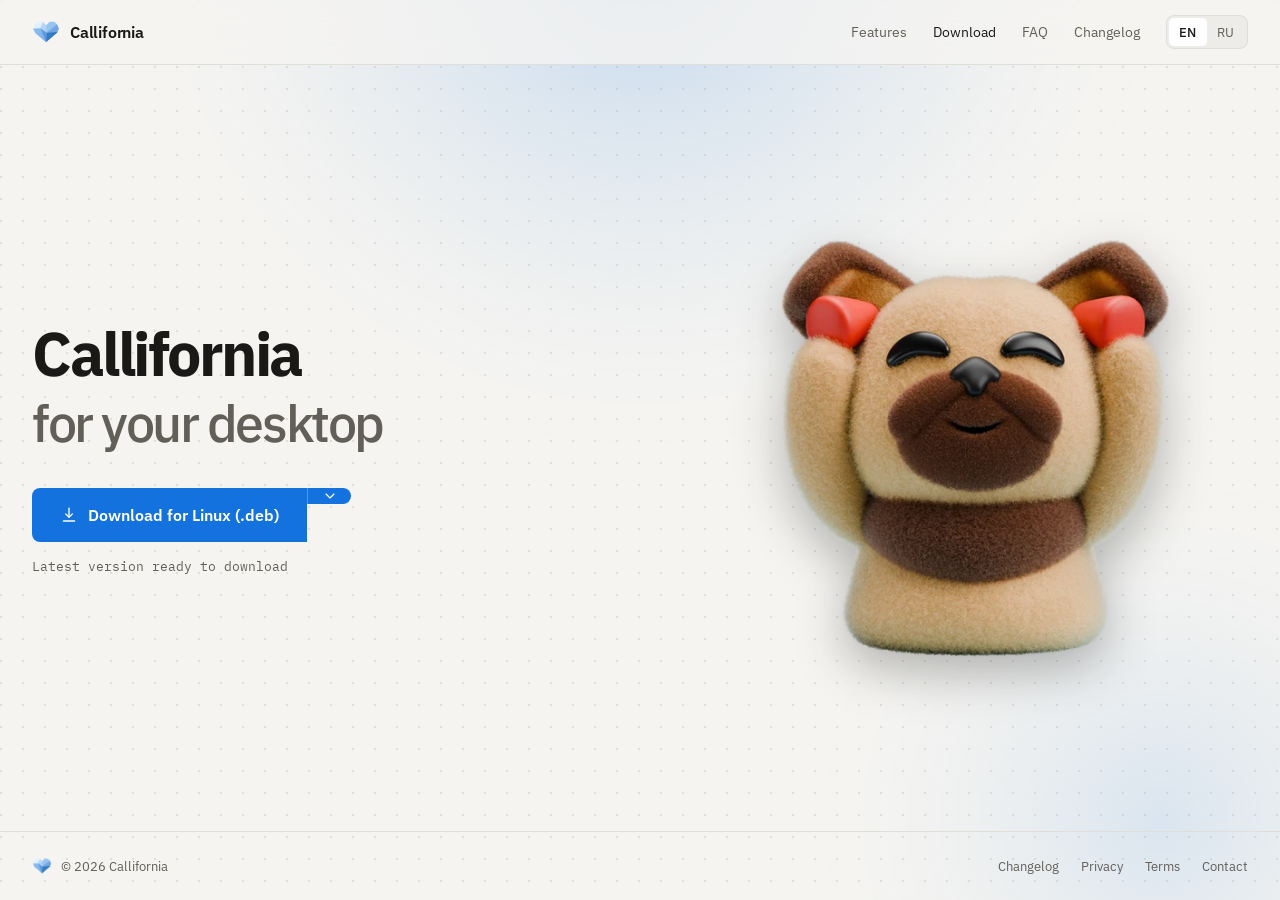
<file: download.html>
<!doctype html>
<html lang="en">
<head>
  <meta charset="utf-8" />
  <meta name="viewport" content="width=device-width, initial-scale=1" />
  <title data-i18n="page.dl.title">Download Callifornia</title>
  <meta name="description" data-i18n-content="page.dl.desc" content="Callifornia for Windows and Linux. Pick a platform, see what you get and how big it is, and take it." />
  <link rel="icon" href="assets/favicon.ico?v=heart" />
  <!-- IBM Plex from this site, not from a font service. A stylesheet link to
       fonts.googleapis.com hands a third party the address of everyone who
       reads a page here, which privacy.html says does not happen. See
       assets/fonts.css. -->
  <link rel="preload" href="assets/fonts/ibm-plex-sans-400-latin.woff2" as="font" type="font/woff2" crossorigin />
  <link rel="stylesheet" href="assets/fonts.css" />
  <link rel="stylesheet" href="assets/style.css" />
  <script>
    // The theme is the operating system's, decided in the stylesheet, so
    // nothing about it happens here. This one line marks the page as having
    // JavaScript, which is what the language control waits for: it does
    // nothing without it, and a control that appears a moment into the first
    // paint is worse than one that was there all along.
    document.documentElement.classList.add("js");
  </script>
</head>
<body>
  <div class="backdrop" aria-hidden="true"></div>

  <header class="site-header">
    <div class="container header-row">
      <a class="brand" href="index.html">
        <img src="assets/logo-mark.webp?v=heart" srcset="assets/logo-mark@2x.webp?v=heart 2x" alt="" class="brand-logo" width="28" height="28" />
        <span>Callifornia</span>
      </a>
      <div class="header-right">
        <nav class="site-nav" data-i18n-aria-label="aria.site" aria-label="Site">
          <a href="index.html#features" data-i18n="nav.features">Features</a>
          <a href="download.html" data-i18n="nav.download" aria-current="page">Download</a>
          <a href="index.html#faq" data-i18n="nav.faq">FAQ</a>
          <a href="changelog.html" data-i18n="nav.changelog">Changelog</a>
        </nav>

        <!-- The same links for a phone, where the row above does not fit. A
             details element rather than a scripted panel, so it opens with no
             JavaScript. Its own copy of the links, because a closed details
             hides its content in the user agent stylesheet and one nav cannot
             be both a row here and a panel there. -->
        <details class="burger">
          <summary class="burger-btn" data-i18n-aria-label="aria.menu" aria-label="Menu">
            <svg viewBox="0 0 24 24" width="20" height="20" fill="none" stroke="currentColor" stroke-width="1.75" stroke-linecap="round" aria-hidden="true"><path d="M4 7h16"/><path d="M4 12h16"/><path d="M4 17h16"/></svg>
          </summary>
          <nav class="burger-menu" data-i18n-aria-label="aria.site" aria-label="Site">
            <a href="index.html#features" data-i18n="nav.features">Features</a>
            <a href="download.html" data-i18n="nav.download" aria-current="page">Download</a>
            <a href="index.html#faq" data-i18n="nav.faq">FAQ</a>
            <a href="changelog.html" data-i18n="nav.changelog">Changelog</a>
          </nav>
        </details>
        <div class="header-actions">
          <!-- The app's SegmentedToggle, for the one setting a visitor has.
               Each option is in its own language, which is how somebody who
               cannot read the current one finds the way out. -->
          <div class="seg seg--lang" role="group" data-i18n-aria-label="aria.lang" aria-label="Language">
            <button type="button" data-lang="en" data-i18n-title="lang.en" title="Show the site in English" data-i18n-aria-label="lang.en" aria-label="Show the site in English">EN</button>
            <button type="button" data-lang="ru" data-i18n-title="lang.ru" title="Show the site in Russian" data-i18n-aria-label="lang.ru" aria-label="Show the site in Russian">RU</button>
          </div>
        </div>
      </div>
    </div>
  </header>

  <main class="download-page">
    <div class="container download-layout">
      <section class="dl-hero" aria-labelledby="dl-title">
        <div class="dl-copy">
          <h1 id="dl-title" data-i18n-html="dl.title">Callifornia<br /><span>for your desktop</span></h1>
          <div class="download-block">
          <div class="split" id="download-split">
            <a id="download-btn" class="btn-primary" href="https://callifornia-download.storage.yandexcloud.net/stable/CalliforniaSetup.exe" rel="noopener" download>
              <svg viewBox="0 0 24 24" width="18" height="18" fill="none" stroke="currentColor" stroke-width="1.75" stroke-linecap="round" stroke-linejoin="round" aria-hidden="true"><path d="M12 3v11"/><path d="M7.5 10.5 12 15l4.5-4.5"/><path d="M4.5 20h15"/></svg>
              <span id="download-label">Download for Windows</span>
            </a>
            <details class="split-menu" id="download-details">
              <summary class="split-caret" data-i18n-aria-label="aria.other" aria-label="Other platforms">
                <svg viewBox="0 0 24 24" width="16" height="16" fill="none" stroke="currentColor" stroke-width="1.75" stroke-linecap="round" stroke-linejoin="round" aria-hidden="true"><path d="M6 9l6 6 6-6"/></svg>
              </summary>
              <div class="dl-menu">
                <a class="menu-row" data-target="windows" href="https://callifornia-download.storage.yandexcloud.net/stable/CalliforniaSetup.exe" rel="noopener" download>
                  <span class="grow">Windows<span class="sub" data-i18n="menu.win.sub">10 and 11, 64 bit</span></span>
                  <span class="size" data-size="windows"></span>
                </a>
                <a class="menu-row" data-target="deb" href="https://github.com/frontmany/CalliforniaDesktop/releases/latest" rel="noopener">
                  <span class="grow">Linux, .deb <span class="beta-badge" data-i18n="os.beta">Beta</span><span class="sub" data-i18n="menu.deb.sub">Debian and Ubuntu</span></span>
                  <span class="size" data-size="deb"></span>
                </a>
                <a class="menu-row" data-target="rpm" href="https://github.com/frontmany/CalliforniaDesktop/releases/latest" rel="noopener">
                  <span class="grow">Linux, .rpm <span class="beta-badge" data-i18n="os.beta">Beta</span><span class="sub" data-i18n="menu.rpm.sub">Fedora and RHEL</span></span>
                  <span class="size" data-size="rpm"></span>
                </a>
                <div class="menu-sep"></div>
                <span class="menu-row menu-row--off" aria-disabled="true">
                  <span class="grow">macOS<span class="sub" data-i18n="menu.mac.sub">In development, not available to download yet</span></span>
                  <span class="size" data-i18n="os.soon">In development</span>
                </span>
              </div>
            </details>
          </div>
          <p id="download-meta" class="download-meta">Latest version ready to download</p>
          </div>
        </div>
        <div class="dl-art" aria-hidden="true">
          <img class="dl-mascot" src="assets/mascot-hi.webp" width="430" height="460" alt="" fetchpriority="high" />
        </div>
      </section>

    </div>
  </main>

  <footer class="site-footer">
    <div class="container footer-row">
      <span class="footer-brand">
        <img src="assets/logo-mark.webp?v=heart" srcset="assets/logo-mark@2x.webp?v=heart 2x" alt="" width="20" height="20" />
        <span>© <span id="year">2026</span> Callifornia</span>
      </span>
      <nav class="footer-links" data-i18n-aria-label="aria.footer" aria-label="Footer">
        <a href="changelog.html" data-i18n="footer.changelog">Changelog</a>
        <a href="privacy.html" data-i18n="footer.privacy">Privacy</a>
        <a href="terms.html" data-i18n="footer.terms">Terms</a>
        <a href="mailto:fmtab2014@gmail.com" data-i18n="footer.contact">Contact</a>
      </nav>
    </div>
  </footer>

  <script src="assets/i18n.js"></script>
  <script src="assets/main.js"></script>
</body>
</html>
</file>
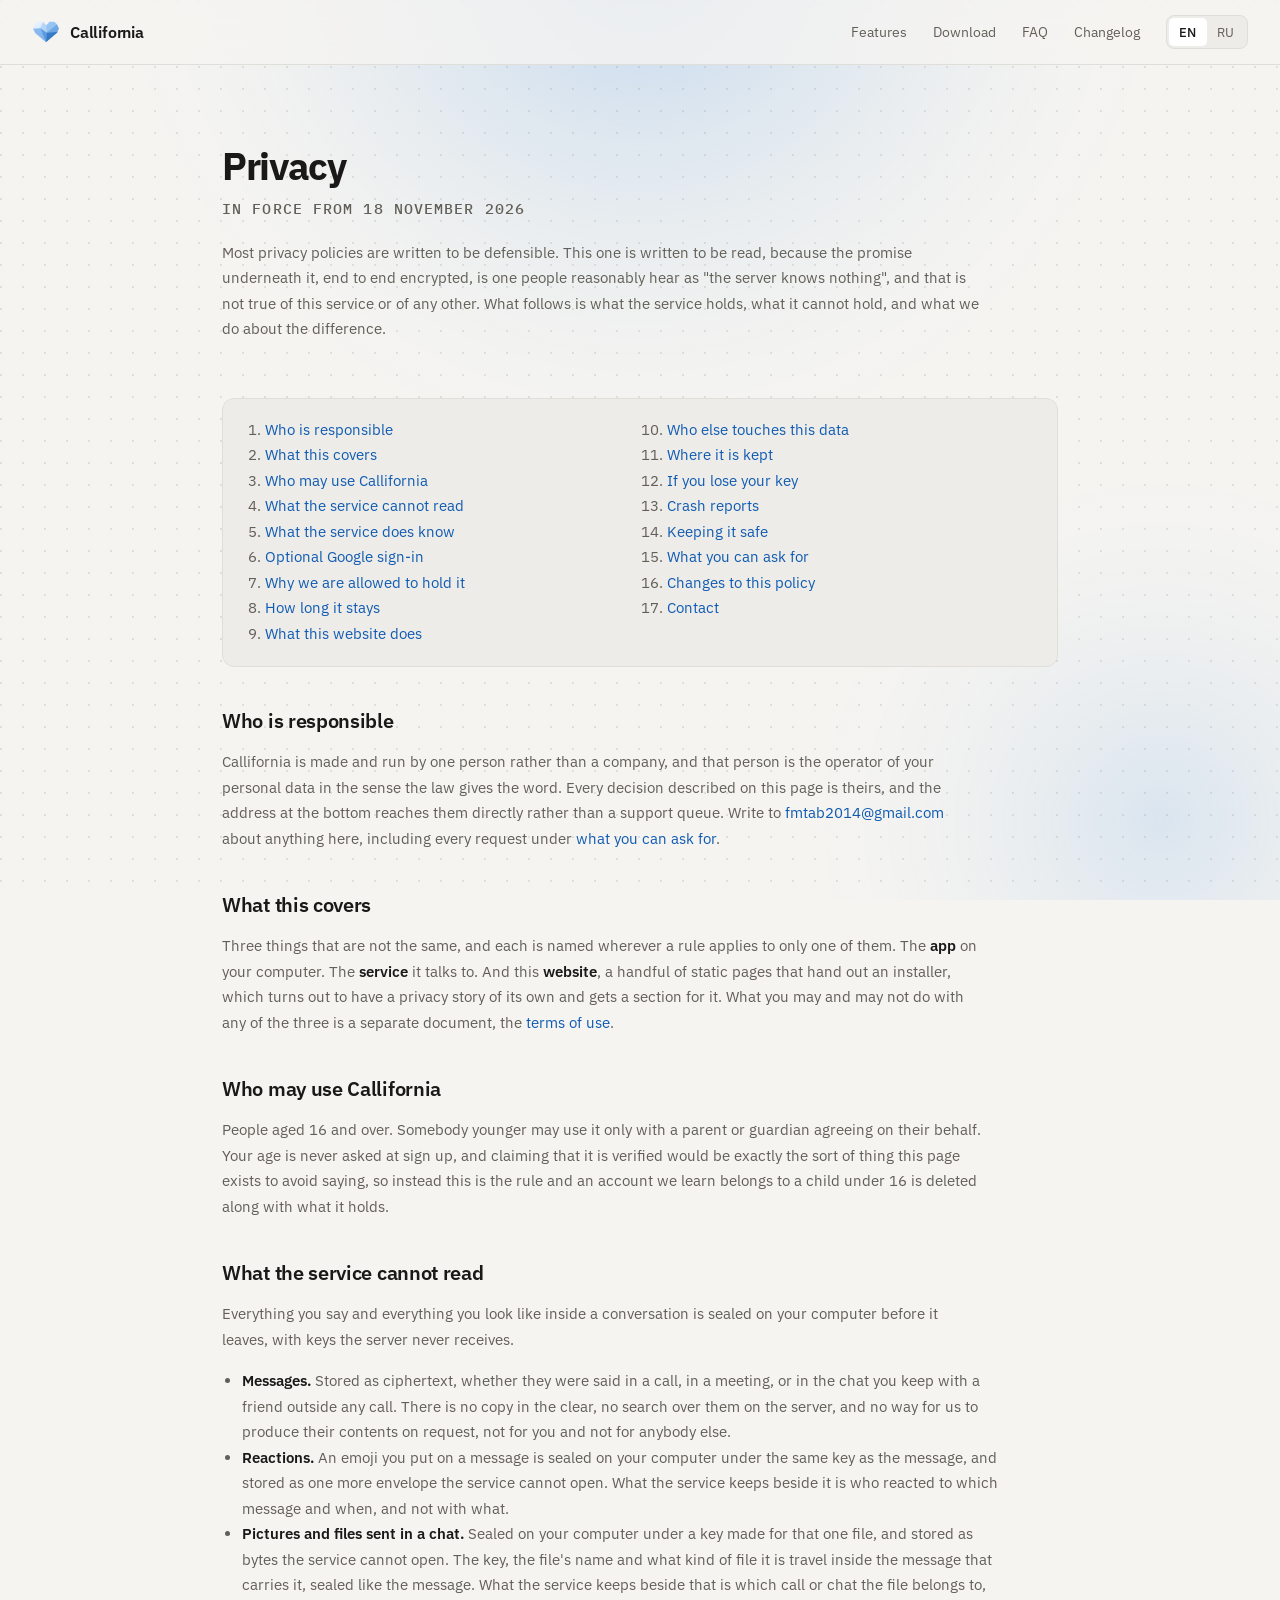
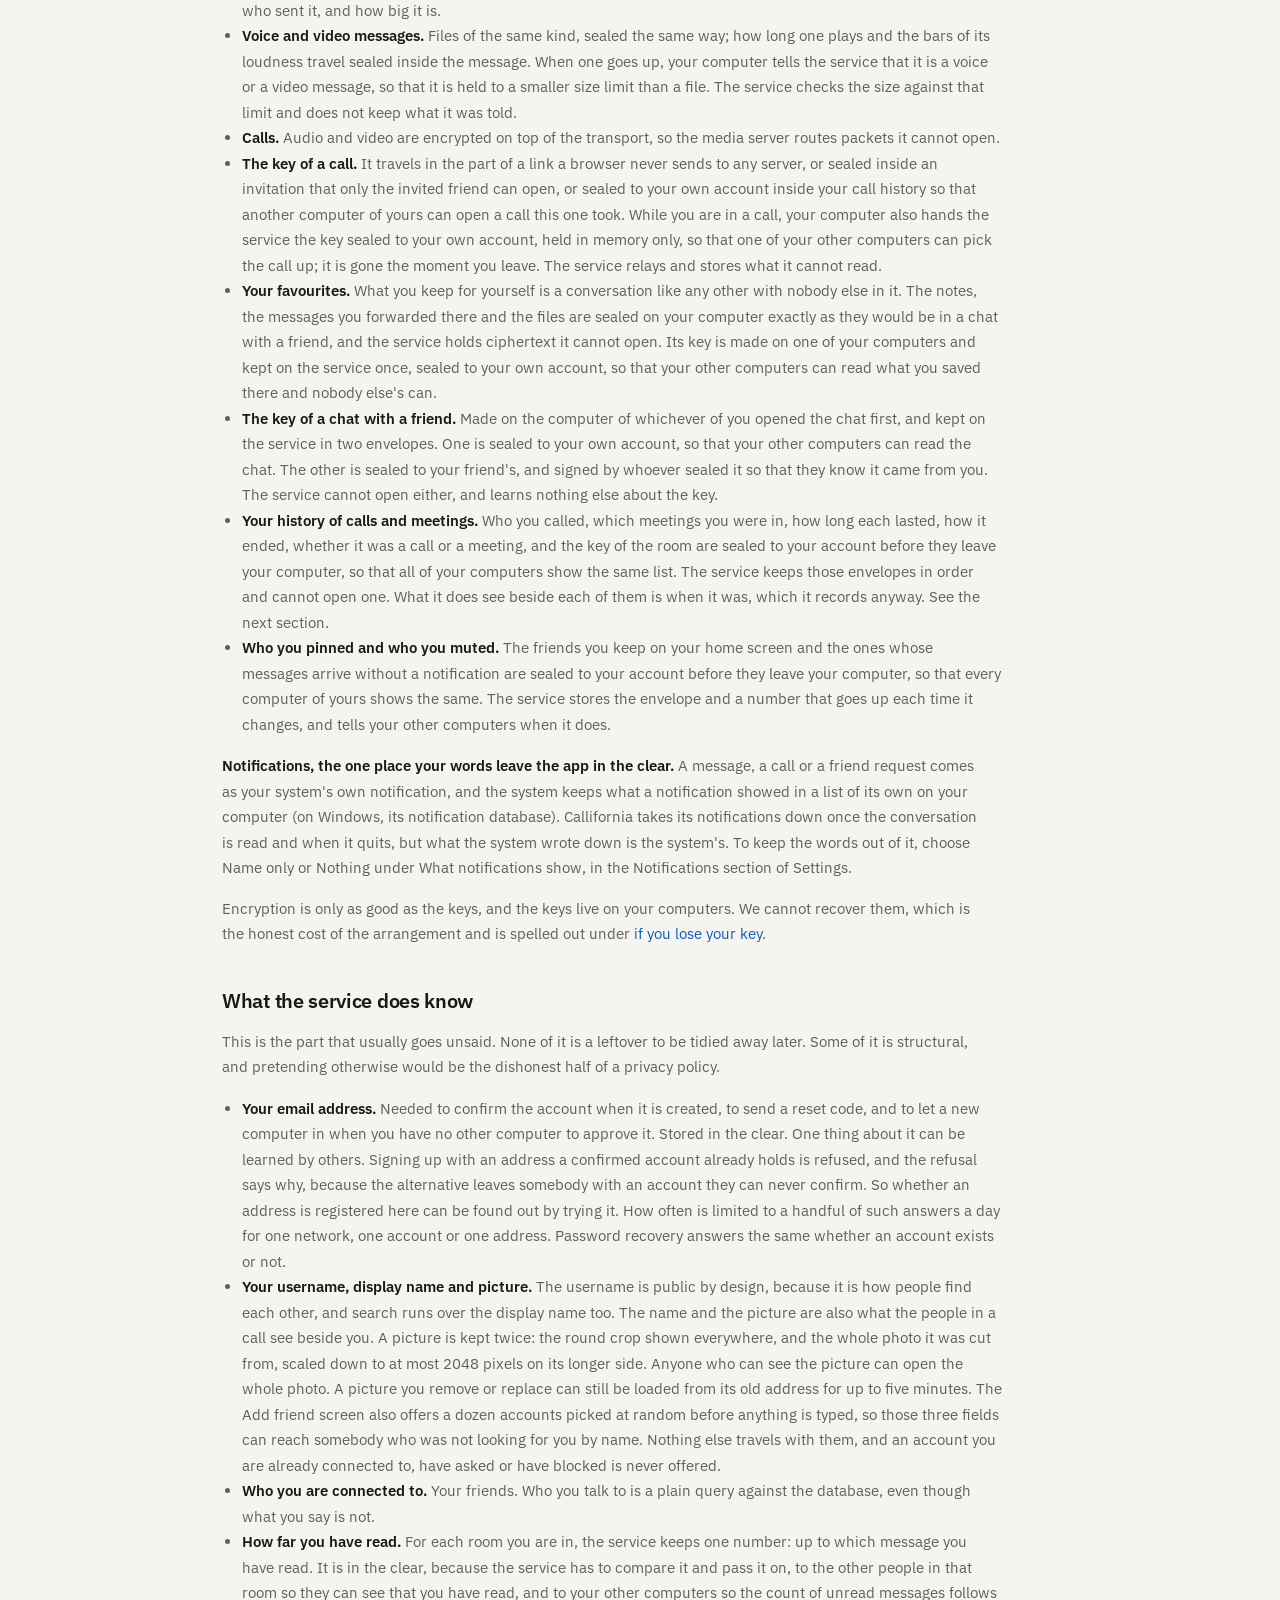
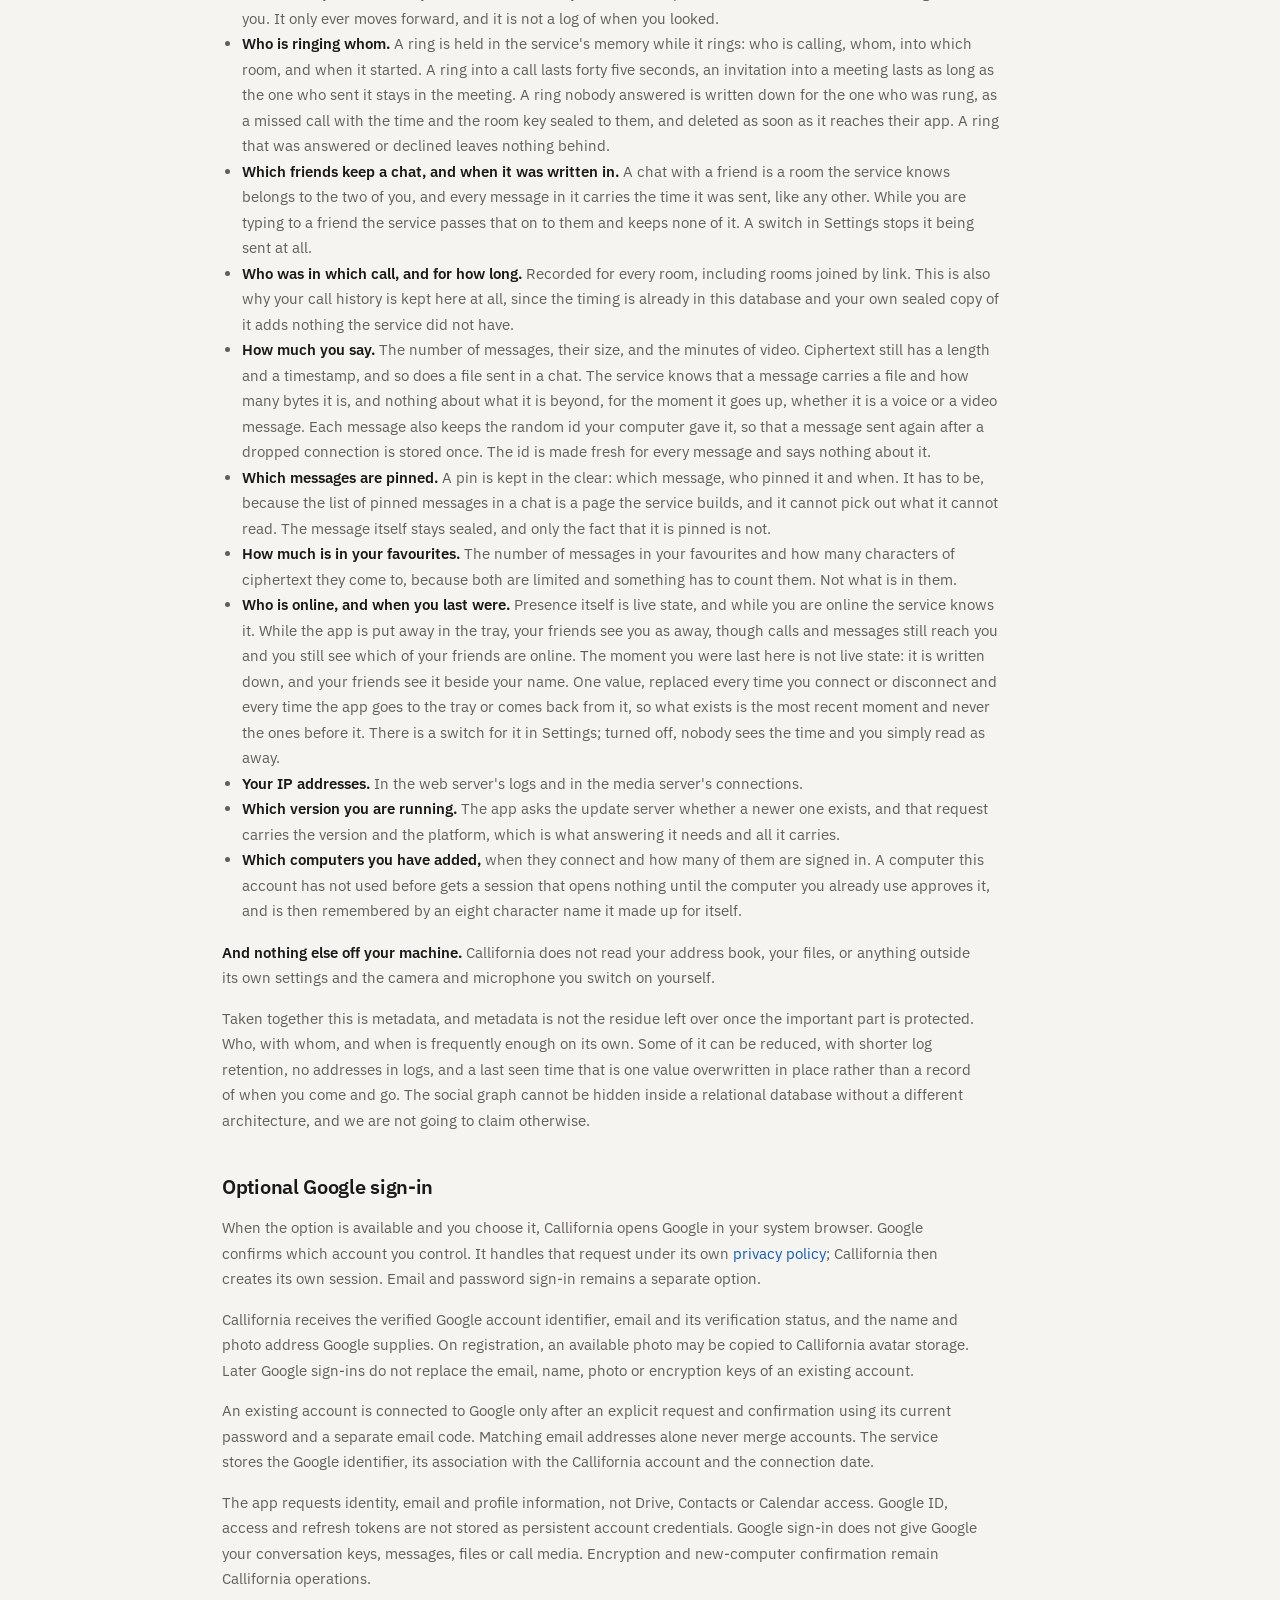
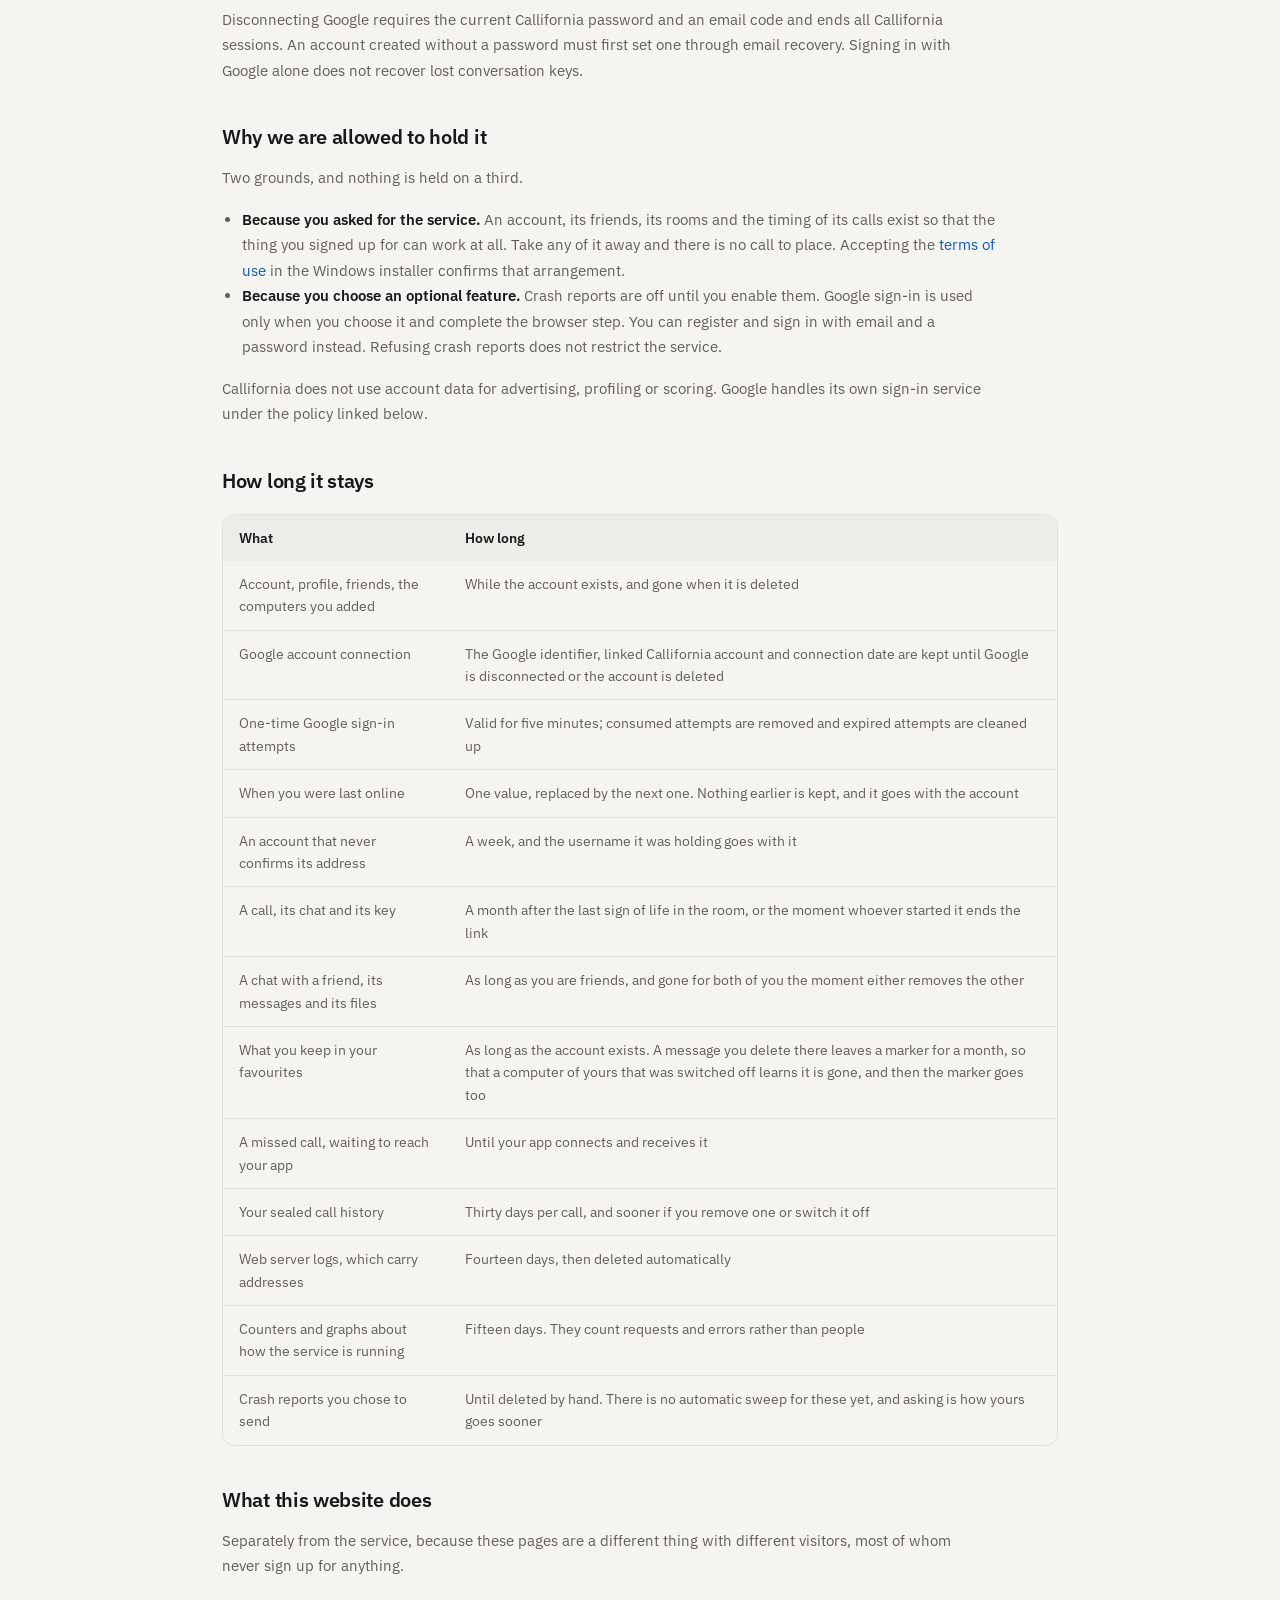
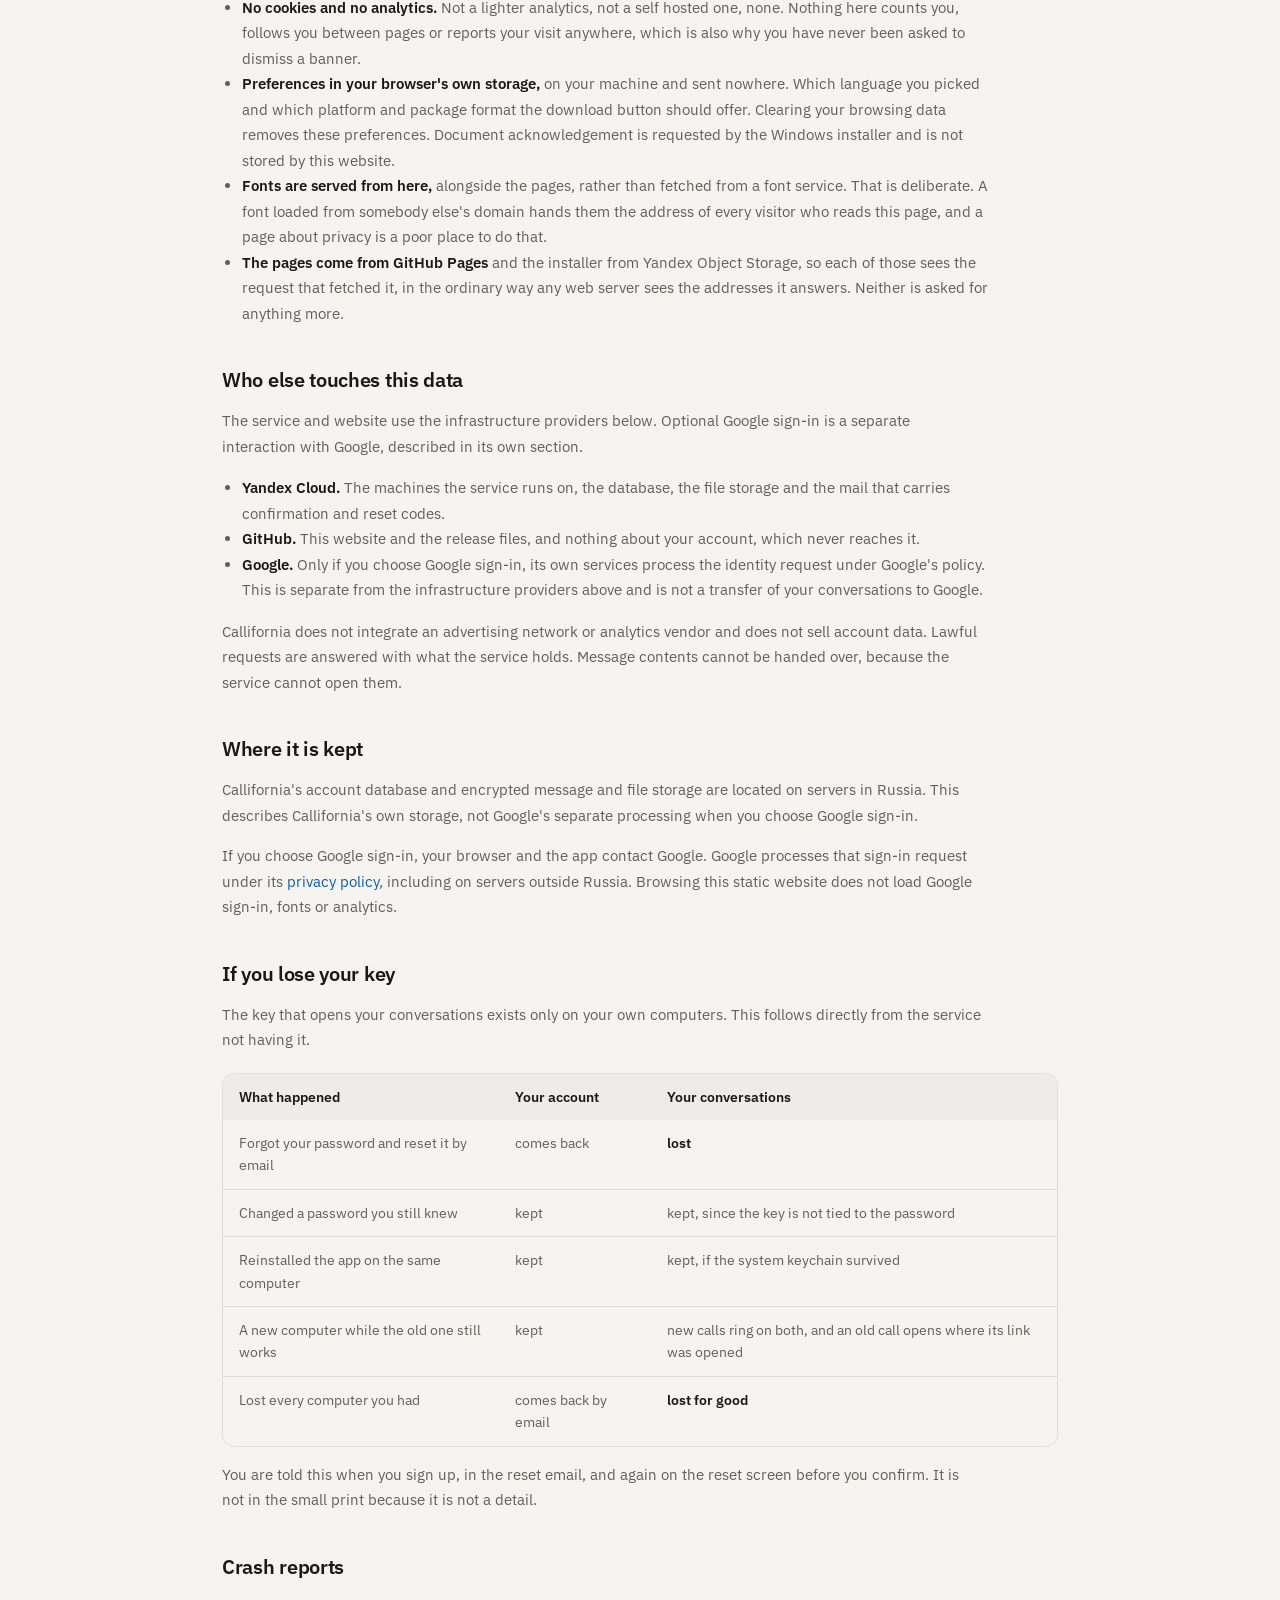
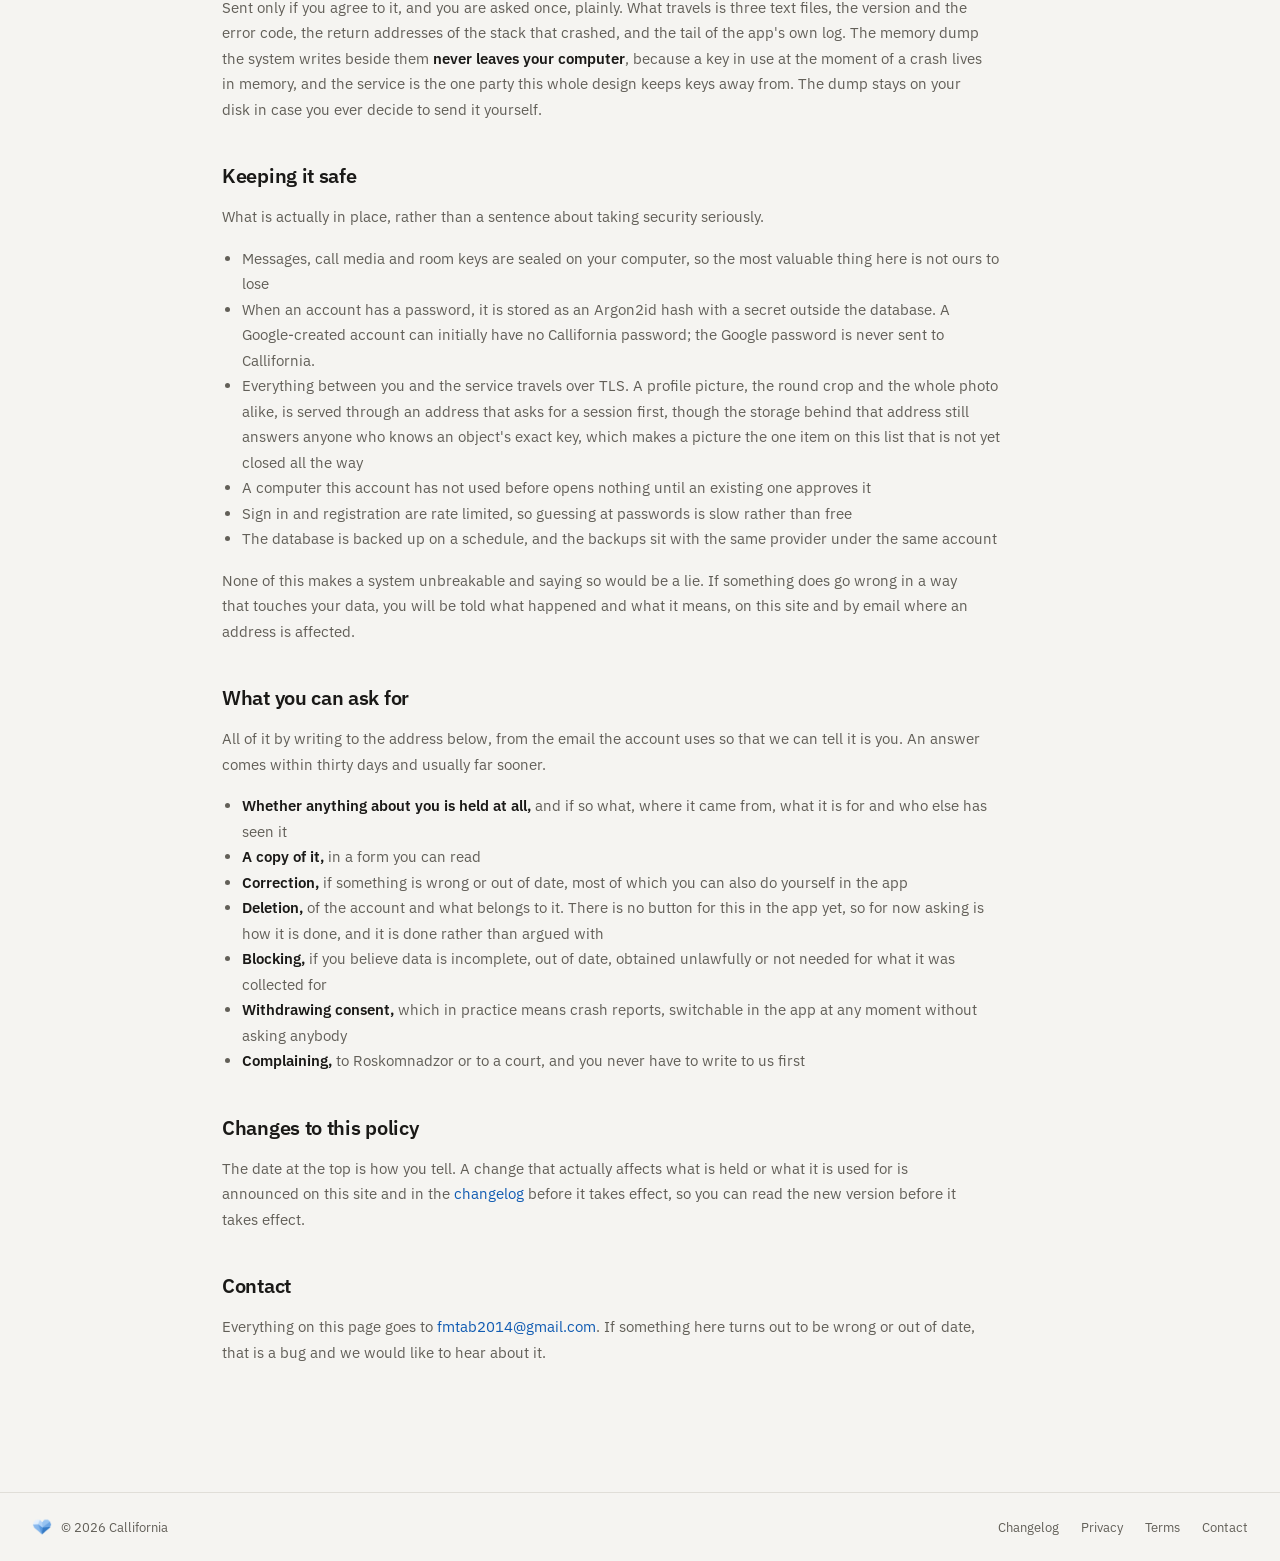
<file: privacy.html>
<!doctype html>
<html lang="en">
<head>
  <meta charset="utf-8" />
  <meta name="viewport" content="width=device-width, initial-scale=1" />
  <meta name="callifornia-policy-version" content="2026-11-18" />
  <title data-i18n="page.privacy.title">Privacy, Callifornia</title>
  <meta name="description" data-i18n-content="page.privacy.desc" content="Who holds your data, what it is for, how long it stays, what the service cannot read at all, and what you can ask for." />
  <link rel="icon" href="assets/favicon.ico?v=heart" />
  <!-- IBM Plex from this site, not from a font service. A stylesheet link to
       fonts.googleapis.com hands a third party the address of everyone who
       reads a page here, which privacy.html says does not happen. See
       assets/fonts.css. -->
  <link rel="preload" href="assets/fonts/ibm-plex-sans-400-latin.woff2" as="font" type="font/woff2" crossorigin />
  <link rel="stylesheet" href="assets/fonts.css" />
  <link rel="stylesheet" href="assets/style.css" />
  <script>
    // The theme is the operating system's, decided in the stylesheet, so
    // nothing about it happens here. This one line marks the page as having
    // JavaScript, which is what the language control waits for: it does
    // nothing without it, and a control that appears a moment into the first
    // paint is worse than one that was there all along.
    document.documentElement.classList.add("js");
  </script>
</head>
<body>
  <div class="backdrop" aria-hidden="true"></div>

  <header class="site-header">
    <div class="container header-row">
      <a class="brand" href="index.html">
        <img src="assets/logo-mark.webp?v=heart" srcset="assets/logo-mark@2x.webp?v=heart 2x" alt="" class="brand-logo" width="28" height="28" />
        <span>Callifornia</span>
      </a>
      <div class="header-right">
        <nav class="site-nav" data-i18n-aria-label="aria.site" aria-label="Site">
          <a href="index.html#features" data-i18n="nav.features">Features</a>
          <a href="download.html" data-i18n="nav.download">Download</a>
          <a href="index.html#faq" data-i18n="nav.faq">FAQ</a>
          <a href="changelog.html" data-i18n="nav.changelog">Changelog</a>
        </nav>

        <!-- The same links for a phone, where the row above does not fit. A
             details element rather than a scripted panel, so it opens with no
             JavaScript. Its own copy of the links, because a closed details
             hides its content in the user agent stylesheet and one nav cannot
             be both a row here and a panel there. -->
        <details class="burger">
          <summary class="burger-btn" data-i18n-aria-label="aria.menu" aria-label="Menu">
            <svg viewBox="0 0 24 24" width="20" height="20" fill="none" stroke="currentColor" stroke-width="1.75" stroke-linecap="round" aria-hidden="true"><path d="M4 7h16"/><path d="M4 12h16"/><path d="M4 17h16"/></svg>
          </summary>
          <nav class="burger-menu" data-i18n-aria-label="aria.site" aria-label="Site">
            <a href="index.html#features" data-i18n="nav.features">Features</a>
            <a href="download.html" data-i18n="nav.download">Download</a>
            <a href="index.html#faq" data-i18n="nav.faq">FAQ</a>
            <a href="changelog.html" data-i18n="nav.changelog">Changelog</a>
          </nav>
        </details>
        <div class="header-actions">
          <!-- The app's SegmentedToggle, for the one setting a visitor has.
               Each option is in its own language, which is how somebody who
               cannot read the current one finds the way out. -->
          <div class="seg seg--lang" role="group" data-i18n-aria-label="aria.lang" aria-label="Language">
            <button type="button" data-lang="en" data-i18n-title="lang.en" title="Show the site in English" data-i18n-aria-label="lang.en" aria-label="Show the site in English">EN</button>
            <button type="button" data-lang="ru" data-i18n-title="lang.ru" title="Show the site in Russian" data-i18n-aria-label="lang.ru" aria-label="Show the site in Russian">RU</button>
          </div>
        </div>
      </div>
    </div>
  </header>

  <main>
    <div class="page container container--narrow prose">
      <h1 class="page-title" data-i18n="privacy.title">Privacy</h1>
      <p class="doc-meta" data-i18n="privacy.meta">In force from 18 November 2026</p>
      <p class="page-sub" data-i18n="privacy.sub">Most privacy policies are written to be defensible. This one is written to be read, because the promise underneath it, end to end encrypted, is one people reasonably hear as "the server knows nothing", and that is not true of this service or of any other. What follows is what the service holds, what it cannot hold, and what we do about the difference.</p>

      <nav class="toc" data-i18n-aria-label="aria.toc" aria-label="On this page">
        <ol>
          <li><a href="#who" data-i18n="privacy.who.h">Who is responsible</a></li>
          <li><a href="#scope" data-i18n="privacy.scope.h">What this covers</a></li>
          <li><a href="#age" data-i18n="privacy.age.h">Who may use Callifornia</a></li>
          <li><a href="#sealed" data-i18n="privacy.sealed.h">What the service cannot read</a></li>
          <li><a href="#knows" data-i18n="privacy.knows.h">What the service does know</a></li>
          <li><a href="#google" data-i18n="privacy.google.h">Optional Google sign-in</a></li>
          <li><a href="#basis" data-i18n="privacy.basis.h">Why we are allowed to hold it</a></li>
          <li><a href="#retention" data-i18n="privacy.retention.h">How long it stays</a></li>
          <li><a href="#website" data-i18n="privacy.website.h">What this website does</a></li>
          <li><a href="#processors" data-i18n="privacy.processors.h">Who else touches this data</a></li>
          <li><a href="#location" data-i18n="privacy.location.h">Where it is kept</a></li>
          <li><a href="#keys" data-i18n="privacy.lost.h">If you lose your key</a></li>
          <li><a href="#crash" data-i18n="privacy.crash.h">Crash reports</a></li>
          <li><a href="#security" data-i18n="privacy.security.h">Keeping it safe</a></li>
          <li><a href="#rights" data-i18n="privacy.rights.h">What you can ask for</a></li>
          <li><a href="#changes" data-i18n="privacy.changes.h">Changes to this policy</a></li>
          <li><a href="#contact" data-i18n="privacy.contact.h">Contact</a></li>
        </ol>
      </nav>

      <h2 id="who" data-i18n="privacy.who.h">Who is responsible</h2>
      <p data-i18n-html="privacy.who.p">Callifornia is made and run by one person rather than a company, and that person is the operator of your personal data in the sense the law gives the word. Every decision described on this page is theirs, and the address at the bottom reaches them directly rather than a support queue. Write to <a href="mailto:fmtab2014@gmail.com">fmtab2014@gmail.com</a> about anything here, including every request under <a href="#rights">what you can ask for</a>.</p>

      <h2 id="scope" data-i18n="privacy.scope.h">What this covers</h2>
      <p data-i18n-html="privacy.scope.p">Three things that are not the same, and each is named wherever a rule applies to only one of them. The <strong>app</strong> on your computer. The <strong>service</strong> it talks to. And this <strong>website</strong>, a handful of static pages that hand out an installer, which turns out to have a privacy story of its own and gets a section for it. What you may and may not do with any of the three is a separate document, the <a href="terms.html">terms of use</a>.</p>

      <h2 id="age" data-i18n="privacy.age.h">Who may use Callifornia</h2>
      <p data-i18n="privacy.age.p">People aged 16 and over. Somebody younger may use it only with a parent or guardian agreeing on their behalf. Your age is never asked at sign up, and claiming that it is verified would be exactly the sort of thing this page exists to avoid saying, so instead this is the rule and an account we learn belongs to a child under 16 is deleted along with what it holds.</p>

      <h2 id="sealed" data-i18n="privacy.sealed.h">What the service cannot read</h2>
      <p data-i18n="privacy.sealed.p">Everything you say and everything you look like inside a conversation is sealed on your computer before it leaves, with keys the server never receives.</p>
      <ul>
        <li data-i18n-html="privacy.sealed.messages"><strong>Messages.</strong> Stored as ciphertext, whether they were said in a call, in a meeting, or in the chat you keep with a friend outside any call. There is no copy in the clear, no search over them on the server, and no way for us to produce their contents on request, not for you and not for anybody else.</li>
        <li data-i18n-html="privacy.sealed.reactions"><strong>Reactions.</strong> An emoji you put on a message is sealed on your computer under the same key as the message, and stored as one more envelope the service cannot open. What the service keeps beside it is who reacted to which message and when, and not with what.</li>
        <li data-i18n-html="privacy.sealed.files"><strong>Pictures and files sent in a chat.</strong> Sealed on your computer under a key made for that one file, and stored as bytes the service cannot open. The key, the file's name and what kind of file it is travel inside the message that carries it, sealed like the message. What the service keeps beside that is which call or chat the file belongs to, who sent it, and how big it is.</li>
        <li data-i18n-html="privacy.sealed.notes"><strong>Voice and video messages.</strong> Files of the same kind, sealed the same way; how long one plays and the bars of its loudness travel sealed inside the message. When one goes up, your computer tells the service that it is a voice or a video message, so that it is held to a smaller size limit than a file. The service checks the size against that limit and does not keep what it was told.</li>
        <li data-i18n-html="privacy.sealed.calls"><strong>Calls.</strong> Audio and video are encrypted on top of the transport, so the media server routes packets it cannot open.</li>
        <li data-i18n-html="privacy.sealed.key"><strong>The key of a call.</strong> It travels in the part of a link a browser never sends to any server, or sealed inside an invitation that only the invited friend can open, or sealed to your own account inside your call history so that another computer of yours can open a call this one took. While you are in a call, your computer also hands the service the key sealed to your own account, held in memory only, so that one of your other computers can pick the call up; it is gone the moment you leave. The service relays and stores what it cannot read.</li>
        <li data-i18n-html="privacy.sealed.saved"><strong>Your favourites.</strong> What you keep for yourself is a conversation like any other with nobody else in it. The notes, the messages you forwarded there and the files are sealed on your computer exactly as they would be in a chat with a friend, and the service holds ciphertext it cannot open. Its key is made on one of your computers and kept on the service once, sealed to your own account, so that your other computers can read what you saved there and nobody else's can.</li>
        <li data-i18n-html="privacy.sealed.chatkey"><strong>The key of a chat with a friend.</strong> Made on the computer of whichever of you opened the chat first, and kept on the service in two envelopes. One is sealed to your own account, so that your other computers can read the chat. The other is sealed to your friend's, and signed by whoever sealed it so that they know it came from you. The service cannot open either, and learns nothing else about the key.</li>
        <li data-i18n-html="privacy.sealed.history"><strong>Your history of calls and meetings.</strong> Who you called, which meetings you were in, how long each lasted, how it ended, whether it was a call or a meeting, and the key of the room are sealed to your account before they leave your computer, so that all of your computers show the same list. The service keeps those envelopes in order and cannot open one. What it does see beside each of them is when it was, which it records anyway. See the next section.</li>
        <li data-i18n-html="privacy.sealed.settings"><strong>Who you pinned and who you muted.</strong> The friends you keep on your home screen and the ones whose messages arrive without a notification are sealed to your account before they leave your computer, so that every computer of yours shows the same. The service stores the envelope and a number that goes up each time it changes, and tells your other computers when it does.</li>
      </ul>
      <p data-i18n-html="privacy.sealed.notifications"><strong>Notifications, the one place your words leave the app in the clear.</strong> A message, a call or a friend request comes as your system's own notification, and the system keeps what a notification showed in a list of its own on your computer (on Windows, its notification database). Callifornia takes its notifications down once the conversation is read and when it quits, but what the system wrote down is the system's. To keep the words out of it, choose Name only or Nothing under What notifications show, in the Notifications section of Settings.</p>
      <p data-i18n-html="privacy.sealed.cost">Encryption is only as good as the keys, and the keys live on your computers. We cannot recover them, which is the honest cost of the arrangement and is spelled out under <a href="#keys">if you lose your key</a>.</p>

      <h2 id="knows" data-i18n="privacy.knows.h">What the service does know</h2>
      <p data-i18n="privacy.knows.p">This is the part that usually goes unsaid. None of it is a leftover to be tidied away later. Some of it is structural, and pretending otherwise would be the dishonest half of a privacy policy.</p>
      <ul>
        <li data-i18n-html="privacy.knows.email"><strong>Your email address.</strong> Needed to confirm the account when it is created, to send a reset code, and to let a new computer in when you have no other computer to approve it. Stored in the clear. One thing about it can be learned by others. Signing up with an address a confirmed account already holds is refused, and the refusal says why, because the alternative leaves somebody with an account they can never confirm. So whether an address is registered here can be found out by trying it. How often is limited to a handful of such answers a day for one network, one account or one address. Password recovery answers the same whether an account exists or not.</li>
        <li data-i18n-html="privacy.knows.profile"><strong>Your username, display name and picture.</strong> The username is public by design, because it is how people find each other, and search runs over the display name too. The name and the picture are also what the people in a call see beside you. A picture is kept twice: the round crop shown everywhere, and the whole photo it was cut from, scaled down to at most 2048 pixels on its longer side. Anyone who can see the picture can open the whole photo. A picture you remove or replace can still be loaded from its old address for up to five minutes. The Add friend screen also offers a dozen accounts picked at random before anything is typed, so those three fields can reach somebody who was not looking for you by name. Nothing else travels with them, and an account you are already connected to, have asked or have blocked is never offered.</li>
        <li data-i18n-html="privacy.knows.graph"><strong>Who you are connected to.</strong> Your friends. Who you talk to is a plain query against the database, even though what you say is not.</li>
        <li data-i18n-html="privacy.knows.reads"><strong>How far you have read.</strong> For each room you are in, the service keeps one number: up to which message you have read. It is in the clear, because the service has to compare it and pass it on, to the other people in that room so they can see that you have read, and to your other computers so the count of unread messages follows you. It only ever moves forward, and it is not a log of when you looked.</li>
        <li data-i18n-html="privacy.knows.ringing"><strong>Who is ringing whom.</strong> A ring is held in the service's memory while it rings: who is calling, whom, into which room, and when it started. A ring into a call lasts forty five seconds, an invitation into a meeting lasts as long as the one who sent it stays in the meeting. A ring nobody answered is written down for the one who was rung, as a missed call with the time and the room key sealed to them, and deleted as soon as it reaches their app. A ring that was answered or declined leaves nothing behind.</li>
        <li data-i18n-html="privacy.knows.chats"><strong>Which friends keep a chat, and when it was written in.</strong> A chat with a friend is a room the service knows belongs to the two of you, and every message in it carries the time it was sent, like any other. While you are typing to a friend the service passes that on to them and keeps none of it. A switch in Settings stops it being sent at all.</li>
        <li data-i18n-html="privacy.knows.calls"><strong>Who was in which call, and for how long.</strong> Recorded for every room, including rooms joined by link. This is also why your call history is kept here at all, since the timing is already in this database and your own sealed copy of it adds nothing the service did not have.</li>
        <li data-i18n-html="privacy.knows.volume"><strong>How much you say.</strong> The number of messages, their size, and the minutes of video. Ciphertext still has a length and a timestamp, and so does a file sent in a chat. The service knows that a message carries a file and how many bytes it is, and nothing about what it is beyond, for the moment it goes up, whether it is a voice or a video message. Each message also keeps the random id your computer gave it, so that a message sent again after a dropped connection is stored once. The id is made fresh for every message and says nothing about it.</li>
        <li data-i18n-html="privacy.knows.pins"><strong>Which messages are pinned.</strong> A pin is kept in the clear: which message, who pinned it and when. It has to be, because the list of pinned messages in a chat is a page the service builds, and it cannot pick out what it cannot read. The message itself stays sealed, and only the fact that it is pinned is not.</li>
        <li data-i18n-html="privacy.knows.saved"><strong>How much is in your favourites.</strong> The number of messages in your favourites and how many characters of ciphertext they come to, because both are limited and something has to count them. Not what is in them.</li>
        <li data-i18n-html="privacy.knows.presence"><strong>Who is online, and when you last were.</strong> Presence itself is live state, and while you are online the service knows it. While the app is put away in the tray, your friends see you as away, though calls and messages still reach you and you still see which of your friends are online. The moment you were last here is not live state: it is written down, and your friends see it beside your name. One value, replaced every time you connect or disconnect and every time the app goes to the tray or comes back from it, so what exists is the most recent moment and never the ones before it. There is a switch for it in Settings; turned off, nobody sees the time and you simply read as away.</li>
        <li data-i18n-html="privacy.knows.ip"><strong>Your IP addresses.</strong> In the web server's logs and in the media server's connections.</li>
        <li data-i18n-html="privacy.knows.version"><strong>Which version you are running.</strong> The app asks the update server whether a newer one exists, and that request carries the version and the platform, which is what answering it needs and all it carries.</li>
        <li data-i18n-html="privacy.knows.devices"><strong>Which computers you have added,</strong> when they connect and how many of them are signed in. A computer this account has not used before gets a session that opens nothing until the computer you already use approves it, and is then remembered by an eight character name it made up for itself.</li>
      </ul>
      <p data-i18n-html="privacy.knows.nothing"><strong>And nothing else off your machine.</strong> Callifornia does not read your address book, your files, or anything outside its own settings and the camera and microphone you switch on yourself.</p>
      <p data-i18n="privacy.knows.meta">Taken together this is metadata, and metadata is not the residue left over once the important part is protected. Who, with whom, and when is frequently enough on its own. Some of it can be reduced, with shorter log retention, no addresses in logs, and a last seen time that is one value overwritten in place rather than a record of when you come and go. The social graph cannot be hidden inside a relational database without a different architecture, and we are not going to claim otherwise.</p>

      <h2 id="google" data-i18n="privacy.google.h">Optional Google sign-in</h2>
      <p data-i18n-html="privacy.google.choice">When the option is available and you choose it, Callifornia opens Google in your system browser. Google confirms which account you control. It handles that request under its own <a href="https://policies.google.com/privacy" rel="noopener">privacy policy</a>; Callifornia then creates its own session. Email and password sign-in remains a separate option.</p>
      <p data-i18n="privacy.google.data">Callifornia receives the verified Google account identifier, email and its verification status, and the name and photo address Google supplies. On registration, an available photo may be copied to Callifornia avatar storage. Later Google sign-ins do not replace the email, name, photo or encryption keys of an existing account.</p>
      <p data-i18n="privacy.google.link">An existing account is connected to Google only after an explicit request and confirmation using its current password and a separate email code. Matching email addresses alone never merge accounts. The service stores the Google identifier, its association with the Callifornia account and the connection date.</p>
      <p data-i18n="privacy.google.limits">The app requests identity, email and profile information, not Drive, Contacts or Calendar access. Google ID, access and refresh tokens are not stored as persistent account credentials. Google sign-in does not give Google your conversation keys, messages, files or call media. Encryption and new-computer confirmation remain Callifornia operations.</p>
      <p data-i18n="privacy.google.disconnect">Disconnecting Google requires the current Callifornia password and an email code and ends all Callifornia sessions. An account created without a password must first set one through email recovery. Signing in with Google alone does not recover lost conversation keys.</p>

      <h2 id="basis" data-i18n="privacy.basis.h">Why we are allowed to hold it</h2>
      <p data-i18n="privacy.basis.p">Two grounds, and nothing is held on a third.</p>
      <ul>
        <li data-i18n-html="privacy.basis.contract"><strong>Because you asked for the service.</strong> An account, its friends, its rooms and the timing of its calls exist so that the thing you signed up for can work at all. Take any of it away and there is no call to place. Accepting the <a href="terms.html">terms of use</a> in the Windows installer confirms that arrangement.</li>
        <li data-i18n-html="privacy.basis.consent"><strong>Because you choose an optional feature.</strong> Crash reports are off until you enable them. Google sign-in is used only when you choose it and complete the browser step. You can register and sign in with email and a password instead. Refusing crash reports does not restrict the service.</li>
      </ul>
      <p data-i18n="privacy.basis.note">Callifornia does not use account data for advertising, profiling or scoring. Google handles its own sign-in service under the policy linked below.</p>

      <h2 id="retention" data-i18n="privacy.retention.h">How long it stays</h2>
      <div class="table-scroll">
        <table class="doc-table">
          <thead>
            <tr>
              <th data-i18n="privacy.retention.th1">What</th>
              <th data-i18n="privacy.retention.th2">How long</th>
            </tr>
          </thead>
          <tbody>
            <tr>
              <td data-i18n="privacy.retention.r1a">Account, profile, friends, the computers you added</td>
              <td data-i18n="privacy.retention.r1b">While the account exists, and gone when it is deleted</td>
            </tr>
            <tr>
              <td data-i18n="privacy.retention.google.link.a">Google account connection</td>
              <td data-i18n="privacy.retention.google.link.b">The Google identifier, linked Callifornia account and connection date are kept until Google is disconnected or the account is deleted</td>
            </tr>
            <tr>
              <td data-i18n="privacy.retention.google.attempt.a">One-time Google sign-in attempts</td>
              <td data-i18n="privacy.retention.google.attempt.b">Valid for five minutes; consumed attempts are removed and expired attempts are cleaned up</td>
            </tr>
            <tr>
              <td data-i18n="privacy.retention.r8a">When you were last online</td>
              <td data-i18n="privacy.retention.r8b">One value, replaced by the next one. Nothing earlier is kept, and it goes with the account</td>
            </tr>
            <tr>
              <td data-i18n="privacy.retention.r2a">An account that never confirms its address</td>
              <td data-i18n="privacy.retention.r2b">A week, and the username it was holding goes with it</td>
            </tr>
            <tr>
              <td data-i18n="privacy.retention.r3a">A call, its chat and its key</td>
              <td data-i18n="privacy.retention.r3b">A month after the last sign of life in the room, or the moment whoever started it ends the link</td>
            </tr>
            <tr>
              <td data-i18n="privacy.retention.r9a">A chat with a friend, its messages and its files</td>
              <td data-i18n="privacy.retention.r9b">As long as you are friends, and gone for both of you the moment either removes the other</td>
            </tr>
            <tr>
              <td data-i18n="privacy.retention.r10a">What you keep in your favourites</td>
              <td data-i18n="privacy.retention.r10b">As long as the account exists. A message you delete there leaves a marker for a month, so that a computer of yours that was switched off learns it is gone, and then the marker goes too</td>
            </tr>
            <tr>
              <td data-i18n="privacy.retention.r11a">A missed call, waiting to reach your app</td>
              <td data-i18n="privacy.retention.r11b">Until your app connects and receives it</td>
            </tr>
            <tr>
              <td data-i18n="privacy.retention.r4a">Your sealed call history</td>
              <td data-i18n="privacy.retention.r4b">Thirty days per call, and sooner if you remove one or switch it off</td>
            </tr>
            <tr>
              <td data-i18n="privacy.retention.r5a">Web server logs, which carry addresses</td>
              <td data-i18n="privacy.retention.r5b">Fourteen days, then deleted automatically</td>
            </tr>
            <tr>
              <td data-i18n="privacy.retention.r6a">Counters and graphs about how the service is running</td>
              <td data-i18n="privacy.retention.r6b">Fifteen days. They count requests and errors rather than people</td>
            </tr>
            <tr>
              <td data-i18n="privacy.retention.r7a">Crash reports you chose to send</td>
              <td data-i18n="privacy.retention.r7b">Until deleted by hand. There is no automatic sweep for these yet, and asking is how yours goes sooner</td>
            </tr>
          </tbody>
        </table>
      </div>

      <h2 id="website" data-i18n="privacy.website.h">What this website does</h2>
      <p data-i18n="privacy.website.p">Separately from the service, because these pages are a different thing with different visitors, most of whom never sign up for anything.</p>
      <ul>
        <li data-i18n-html="privacy.website.cookies"><strong>No cookies and no analytics.</strong> Not a lighter analytics, not a self hosted one, none. Nothing here counts you, follows you between pages or reports your visit anywhere, which is also why you have never been asked to dismiss a banner.</li>
        <li data-i18n-html="privacy.website.storage"><strong>Preferences in your browser's own storage,</strong> on your machine and sent nowhere. Which language you picked and which platform and package format the download button should offer. Clearing your browsing data removes these preferences. Document acknowledgement is requested by the Windows installer and is not stored by this website.</li>
        <li data-i18n-html="privacy.website.fonts"><strong>Fonts are served from here,</strong> alongside the pages, rather than fetched from a font service. That is deliberate. A font loaded from somebody else's domain hands them the address of every visitor who reads this page, and a page about privacy is a poor place to do that.</li>
        <li data-i18n-html="privacy.website.hosting"><strong>The pages come from GitHub Pages</strong> and the installer from Yandex Object Storage, so each of those sees the request that fetched it, in the ordinary way any web server sees the addresses it answers. Neither is asked for anything more.</li>
      </ul>

      <h2 id="processors" data-i18n="privacy.processors.h">Who else touches this data</h2>
      <p data-i18n="privacy.processors.p">The service and website use the infrastructure providers below. Optional Google sign-in is a separate interaction with Google, described in its own section.</p>
      <ul>
        <li data-i18n-html="privacy.processors.yandex"><strong>Yandex Cloud.</strong> The machines the service runs on, the database, the file storage and the mail that carries confirmation and reset codes.</li>
        <li data-i18n-html="privacy.processors.github"><strong>GitHub.</strong> This website and the release files, and nothing about your account, which never reaches it.</li>
        <li data-i18n-html="privacy.processors.google"><strong>Google.</strong> Only if you choose Google sign-in, its own services process the identity request under Google's policy. This is separate from the infrastructure providers above and is not a transfer of your conversations to Google.</li>
      </ul>
      <p data-i18n="privacy.processors.lawful">Callifornia does not integrate an advertising network or analytics vendor and does not sell account data. Lawful requests are answered with what the service holds. Message contents cannot be handed over, because the service cannot open them.</p>

      <h2 id="location" data-i18n="privacy.location.h">Where it is kept</h2>
      <p data-i18n="privacy.location.p">Callifornia's account database and encrypted message and file storage are located on servers in Russia. This describes Callifornia's own storage, not Google's separate processing when you choose Google sign-in.</p>
      <p data-i18n-html="privacy.location.cross">If you choose Google sign-in, your browser and the app contact Google. Google processes that sign-in request under its <a href="https://policies.google.com/privacy" rel="noopener">privacy policy</a>, including on servers outside Russia. Browsing this static website does not load Google sign-in, fonts or analytics.</p>

      <h2 id="keys" data-i18n="privacy.lost.h">If you lose your key</h2>
      <p data-i18n="privacy.lost.p">The key that opens your conversations exists only on your own computers. This follows directly from the service not having it.</p>
      <div class="table-scroll">
        <table class="doc-table">
          <thead>
            <tr>
              <th data-i18n="privacy.lost.th1">What happened</th>
              <th data-i18n="privacy.lost.th2">Your account</th>
              <th data-i18n="privacy.lost.th3">Your conversations</th>
            </tr>
          </thead>
          <tbody>
            <tr>
              <td data-i18n="privacy.lost.r1a">Forgot your password and reset it by email</td>
              <td data-i18n="privacy.lost.r1b">comes back</td>
              <td data-i18n-html="privacy.lost.r1c"><strong>lost</strong></td>
            </tr>
            <tr>
              <td data-i18n="privacy.lost.r2a">Changed a password you still knew</td>
              <td data-i18n="privacy.lost.r2b">kept</td>
              <td data-i18n="privacy.lost.r2c">kept, since the key is not tied to the password</td>
            </tr>
            <tr>
              <td data-i18n="privacy.lost.r3a">Reinstalled the app on the same computer</td>
              <td data-i18n="privacy.lost.r3b">kept</td>
              <td data-i18n="privacy.lost.r3c">kept, if the system keychain survived</td>
            </tr>
            <tr>
              <td data-i18n="privacy.lost.r4a">A new computer while the old one still works</td>
              <td data-i18n="privacy.lost.r4b">kept</td>
              <td data-i18n="privacy.lost.r4c">new calls ring on both, and an old call opens where its link was opened</td>
            </tr>
            <tr>
              <td data-i18n="privacy.lost.r5a">Lost every computer you had</td>
              <td data-i18n="privacy.lost.r5b">comes back by email</td>
              <td data-i18n-html="privacy.lost.r5c"><strong>lost for good</strong></td>
            </tr>
          </tbody>
        </table>
      </div>
      <p data-i18n="privacy.lost.told">You are told this when you sign up, in the reset email, and again on the reset screen before you confirm. It is not in the small print because it is not a detail.</p>

      <h2 id="crash" data-i18n="privacy.crash.h">Crash reports</h2>
      <p data-i18n-html="privacy.crash.p">Sent only if you agree to it, and you are asked once, plainly. What travels is three text files, the version and the error code, the return addresses of the stack that crashed, and the tail of the app's own log. The memory dump the system writes beside them <strong>never leaves your computer</strong>, because a key in use at the moment of a crash lives in memory, and the service is the one party this whole design keeps keys away from. The dump stays on your disk in case you ever decide to send it yourself.</p>

      <h2 id="security" data-i18n="privacy.security.h">Keeping it safe</h2>
      <p data-i18n="privacy.security.p">What is actually in place, rather than a sentence about taking security seriously.</p>
      <ul>
        <li data-i18n="privacy.security.1">Messages, call media and room keys are sealed on your computer, so the most valuable thing here is not ours to lose</li>
        <li data-i18n="privacy.security.2">When an account has a password, it is stored as an Argon2id hash with a secret outside the database. A Google-created account can initially have no Callifornia password; the Google password is never sent to Callifornia.</li>
        <li data-i18n="privacy.security.3">Everything between you and the service travels over TLS. A profile picture, the round crop and the whole photo alike, is served through an address that asks for a session first, though the storage behind that address still answers anyone who knows an object's exact key, which makes a picture the one item on this list that is not yet closed all the way</li>
        <li data-i18n="privacy.security.4">A computer this account has not used before opens nothing until an existing one approves it</li>
        <li data-i18n="privacy.security.5">Sign in and registration are rate limited, so guessing at passwords is slow rather than free</li>
        <li data-i18n="privacy.security.6">The database is backed up on a schedule, and the backups sit with the same provider under the same account</li>
      </ul>
      <p data-i18n="privacy.security.honest">None of this makes a system unbreakable and saying so would be a lie. If something does go wrong in a way that touches your data, you will be told what happened and what it means, on this site and by email where an address is affected.</p>

      <h2 id="rights" data-i18n="privacy.rights.h">What you can ask for</h2>
      <p data-i18n="privacy.rights.p">All of it by writing to the address below, from the email the account uses so that we can tell it is you. An answer comes within thirty days and usually far sooner.</p>
      <ul>
        <li data-i18n-html="privacy.rights.1"><strong>Whether anything about you is held at all,</strong> and if so what, where it came from, what it is for and who else has seen it</li>
        <li data-i18n-html="privacy.rights.2"><strong>A copy of it,</strong> in a form you can read</li>
        <li data-i18n-html="privacy.rights.3"><strong>Correction,</strong> if something is wrong or out of date, most of which you can also do yourself in the app</li>
        <li data-i18n-html="privacy.rights.4"><strong>Deletion,</strong> of the account and what belongs to it. There is no button for this in the app yet, so for now asking is how it is done, and it is done rather than argued with</li>
        <li data-i18n-html="privacy.rights.5"><strong>Blocking,</strong> if you believe data is incomplete, out of date, obtained unlawfully or not needed for what it was collected for</li>
        <li data-i18n-html="privacy.rights.6"><strong>Withdrawing consent,</strong> which in practice means crash reports, switchable in the app at any moment without asking anybody</li>
        <li data-i18n-html="privacy.rights.7"><strong>Complaining,</strong> to Roskomnadzor or to a court, and you never have to write to us first</li>
      </ul>

      <h2 id="changes" data-i18n="privacy.changes.h">Changes to this policy</h2>
      <p data-i18n-html="privacy.changes.p">The date at the top is how you tell. A change that actually affects what is held or what it is used for is announced on this site and in the <a href="changelog.html">changelog</a> before it takes effect, so you can read the new version before it takes effect.</p>

      <h2 id="contact" data-i18n="privacy.contact.h">Contact</h2>
      <p data-i18n-html="privacy.contact.p">Everything on this page goes to <a href="mailto:fmtab2014@gmail.com">fmtab2014@gmail.com</a>. If something here turns out to be wrong or out of date, that is a bug and we would like to hear about it.</p>
    </div>
  </main>

  <footer class="site-footer">
    <div class="container footer-row">
      <span class="footer-brand">
        <img src="assets/logo-mark.webp?v=heart" srcset="assets/logo-mark@2x.webp?v=heart 2x" alt="" width="20" height="20" />
        <span>© <span id="year">2026</span> Callifornia</span>
      </span>
      <nav class="footer-links" data-i18n-aria-label="aria.footer" aria-label="Footer">
        <a href="changelog.html" data-i18n="footer.changelog">Changelog</a>
        <a href="privacy.html" data-i18n="footer.privacy" aria-current="page">Privacy</a>
        <a href="terms.html" data-i18n="footer.terms">Terms</a>
        <a href="mailto:fmtab2014@gmail.com" data-i18n="footer.contact">Contact</a>
      </nav>
    </div>
  </footer>

  <script src="assets/i18n.js"></script>
  <script src="assets/main.js"></script>
</body>
</html>
</file>
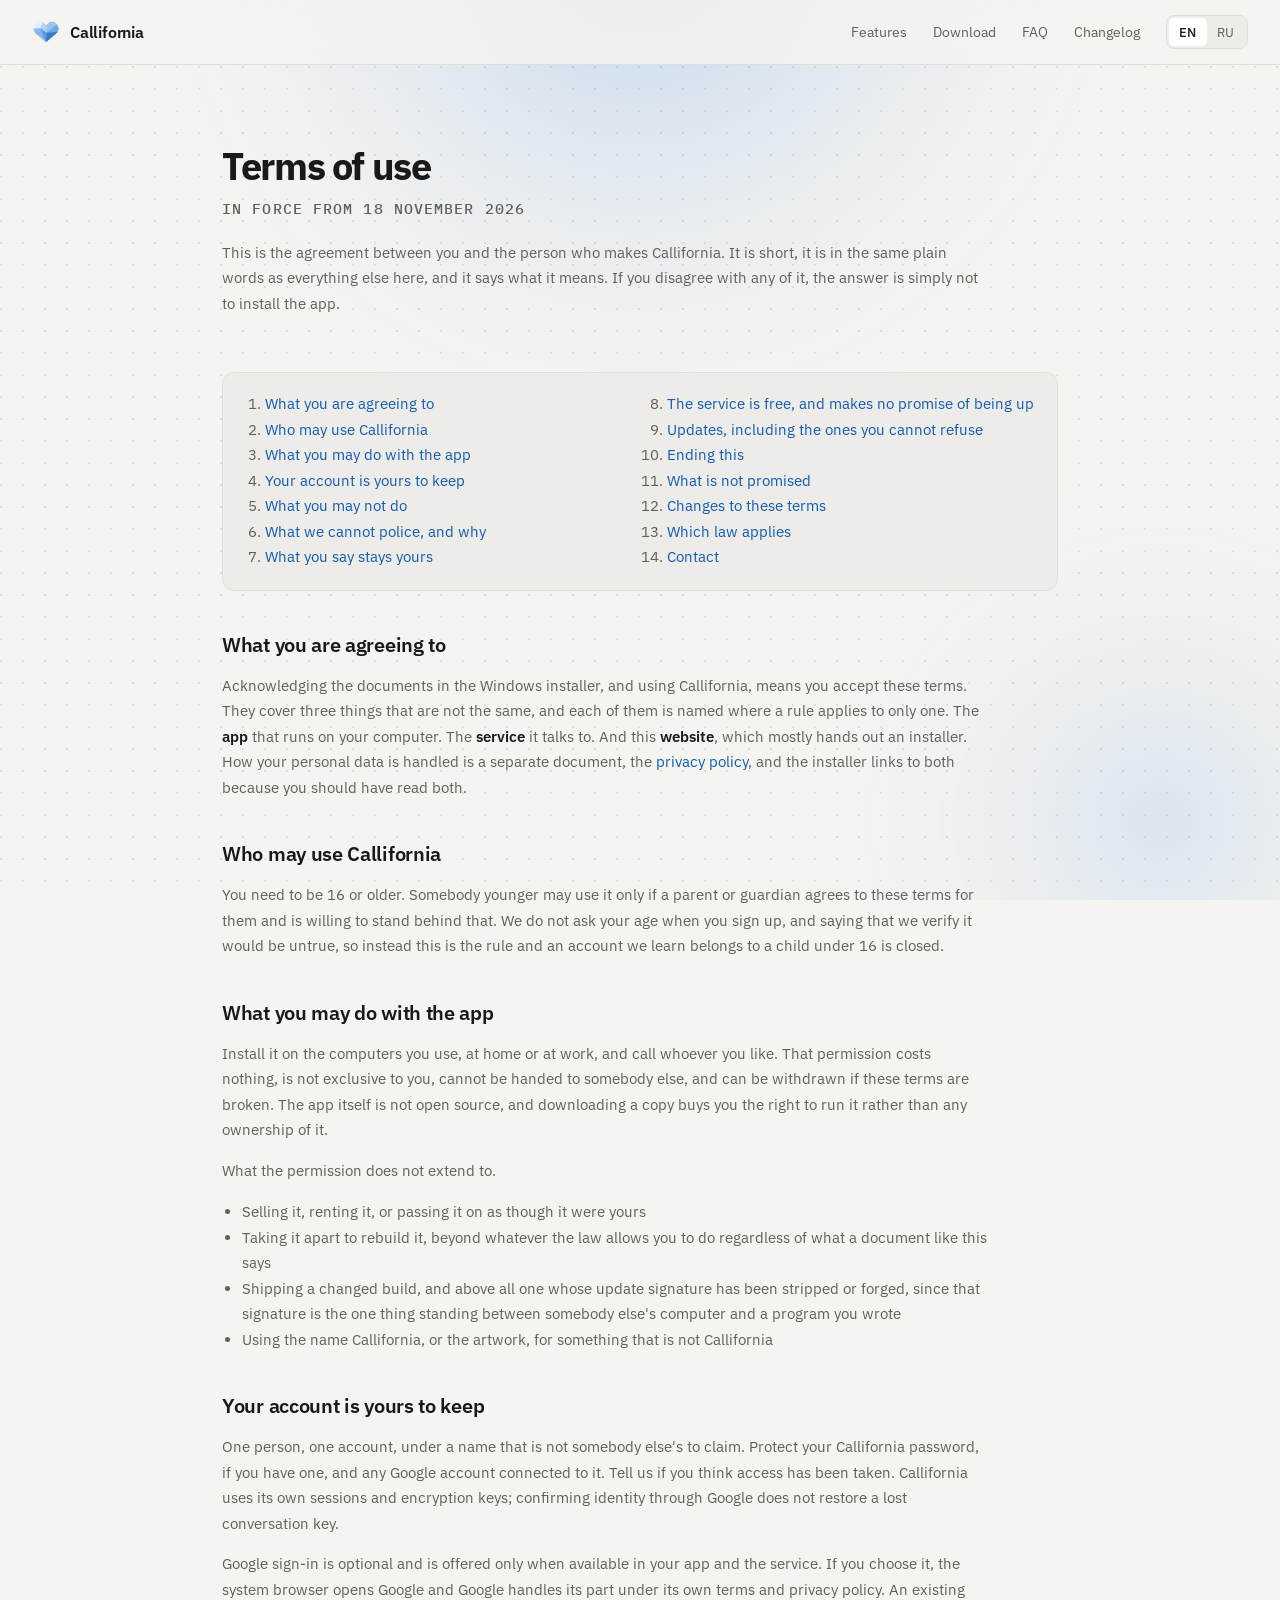
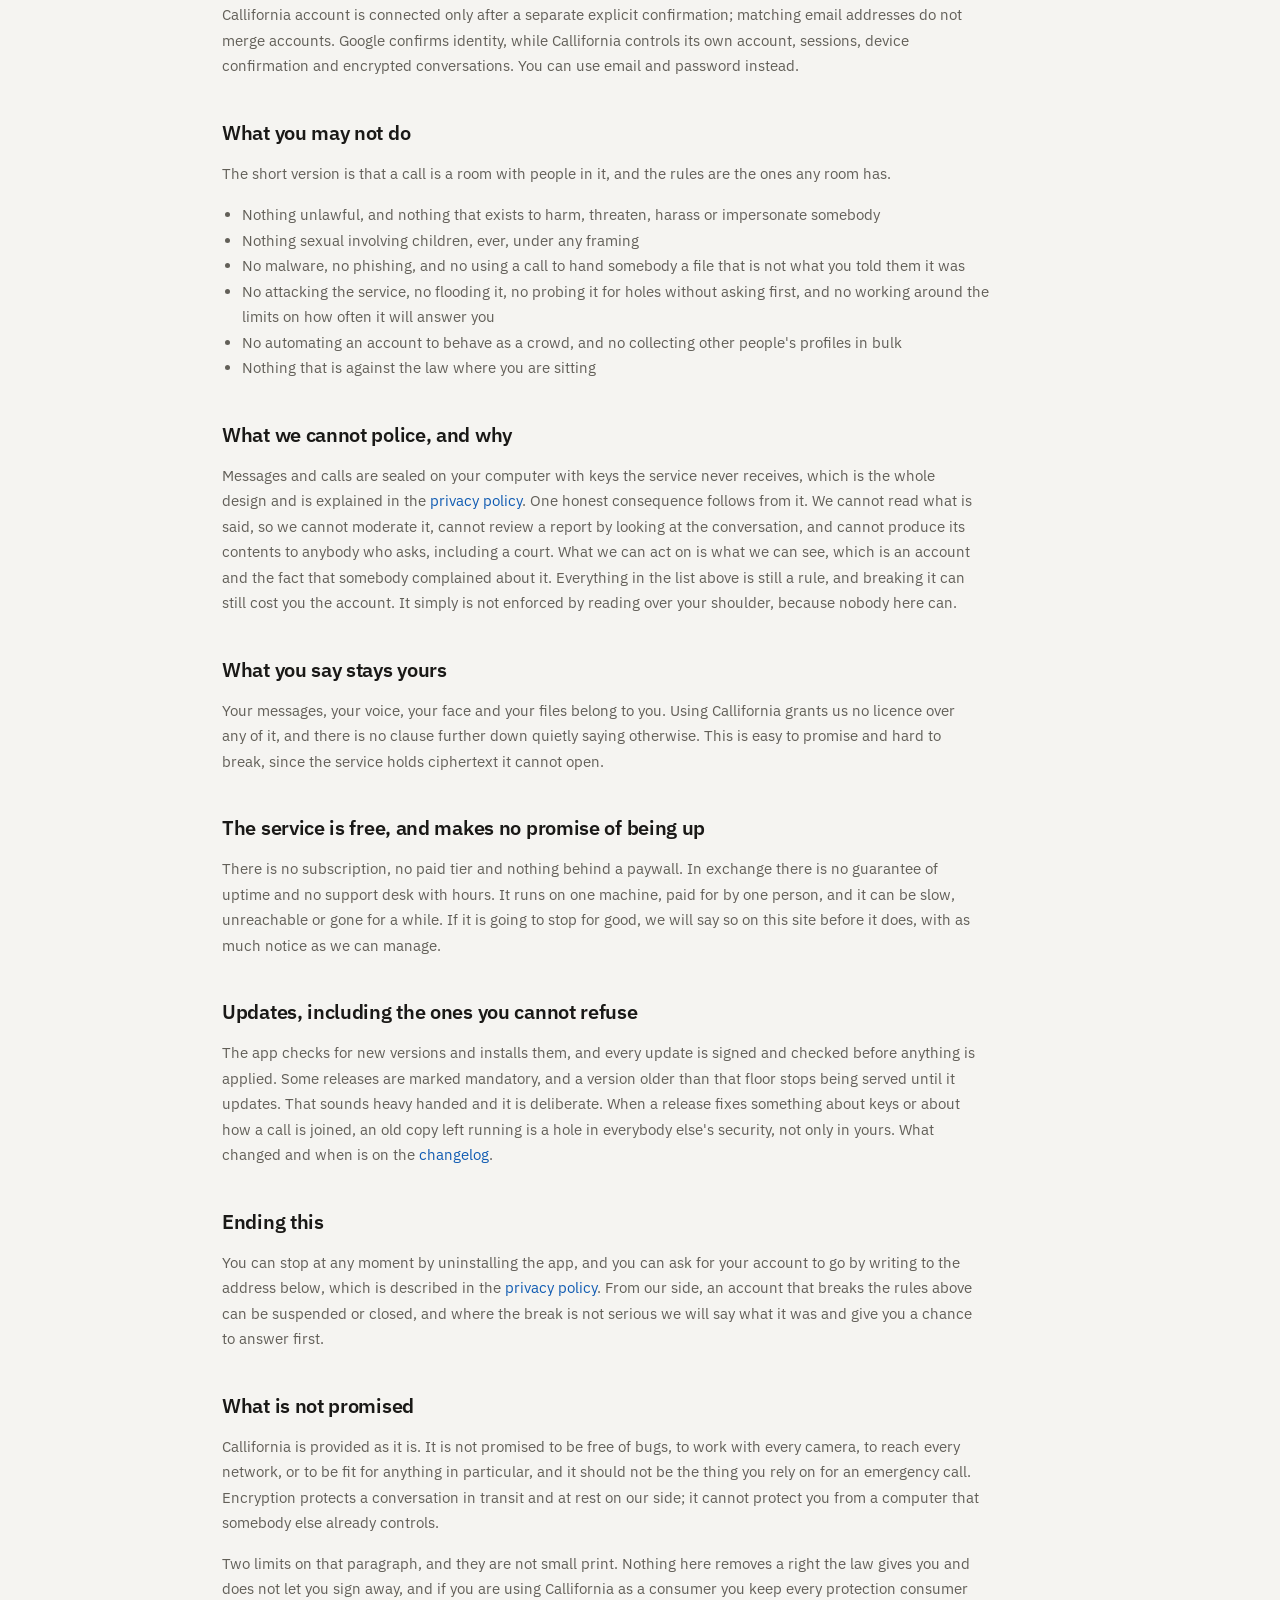
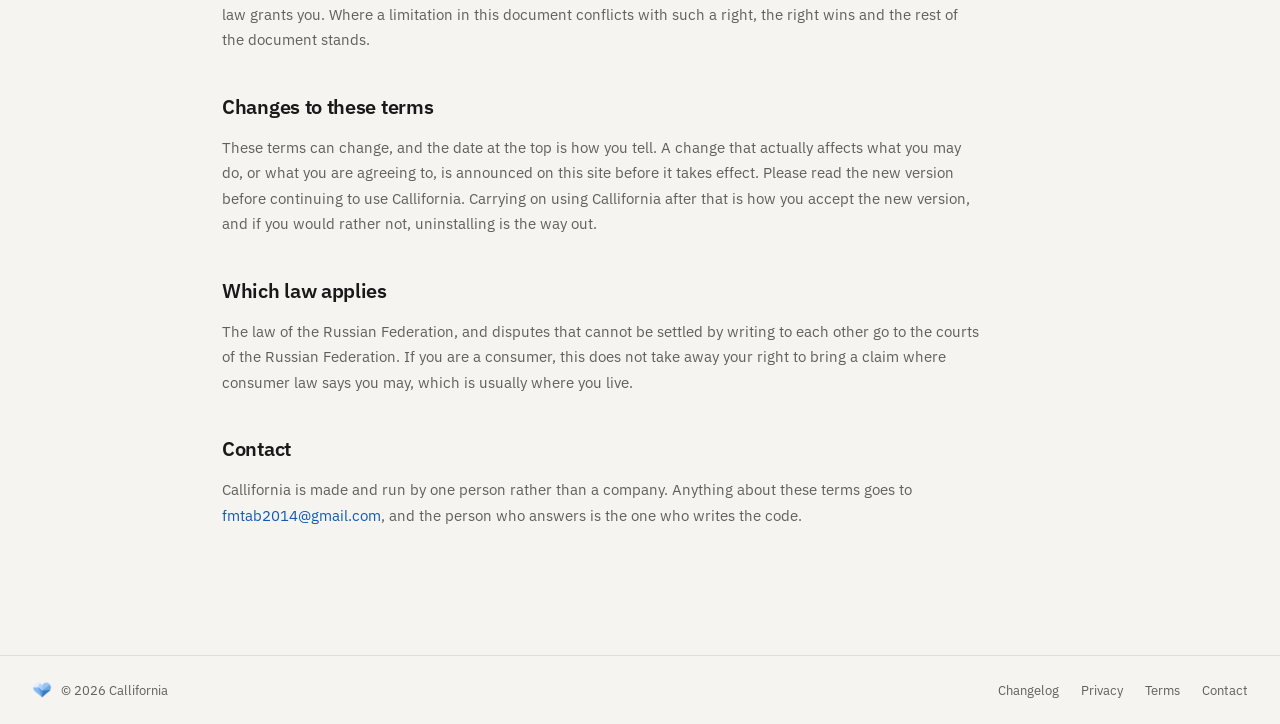
<file: terms.html>
<!doctype html>
<html lang="en">
<head>
  <meta charset="utf-8" />
  <meta name="viewport" content="width=device-width, initial-scale=1" />
  <meta name="callifornia-policy-version" content="2026-11-18" />
  <title data-i18n="page.terms.title">Terms of use, Callifornia</title>
  <meta name="description" data-i18n-content="page.terms.desc" content="The agreement between you and Callifornia. What you may do with it, what you may not, and what it does not promise." />
  <link rel="icon" href="assets/favicon.ico?v=heart" />
  <!-- IBM Plex from this site, not from a font service. A stylesheet link to
       fonts.googleapis.com hands a third party the address of everyone who
       reads a page here, which privacy.html says does not happen. See
       assets/fonts.css. -->
  <link rel="preload" href="assets/fonts/ibm-plex-sans-400-latin.woff2" as="font" type="font/woff2" crossorigin />
  <link rel="stylesheet" href="assets/fonts.css" />
  <link rel="stylesheet" href="assets/style.css" />
  <script>
    // The theme is the operating system's, decided in the stylesheet, so
    // nothing about it happens here. This one line marks the page as having
    // JavaScript, which is what the language control waits for: it does
    // nothing without it, and a control that appears a moment into the first
    // paint is worse than one that was there all along.
    document.documentElement.classList.add("js");
  </script>
</head>
<body>
  <div class="backdrop" aria-hidden="true"></div>

  <header class="site-header">
    <div class="container header-row">
      <a class="brand" href="index.html">
        <img src="assets/logo-mark.webp?v=heart" srcset="assets/logo-mark@2x.webp?v=heart 2x" alt="" class="brand-logo" width="28" height="28" />
        <span>Callifornia</span>
      </a>
      <div class="header-right">
        <nav class="site-nav" data-i18n-aria-label="aria.site" aria-label="Site">
          <a href="index.html#features" data-i18n="nav.features">Features</a>
          <a href="download.html" data-i18n="nav.download">Download</a>
          <a href="index.html#faq" data-i18n="nav.faq">FAQ</a>
          <a href="changelog.html" data-i18n="nav.changelog">Changelog</a>
        </nav>

        <!-- The same links for a phone, where the row above does not fit. A
             details element rather than a scripted panel, so it opens with no
             JavaScript. Its own copy of the links, because a closed details
             hides its content in the user agent stylesheet and one nav cannot
             be both a row here and a panel there. -->
        <details class="burger">
          <summary class="burger-btn" data-i18n-aria-label="aria.menu" aria-label="Menu">
            <svg viewBox="0 0 24 24" width="20" height="20" fill="none" stroke="currentColor" stroke-width="1.75" stroke-linecap="round" aria-hidden="true"><path d="M4 7h16"/><path d="M4 12h16"/><path d="M4 17h16"/></svg>
          </summary>
          <nav class="burger-menu" data-i18n-aria-label="aria.site" aria-label="Site">
            <a href="index.html#features" data-i18n="nav.features">Features</a>
            <a href="download.html" data-i18n="nav.download">Download</a>
            <a href="index.html#faq" data-i18n="nav.faq">FAQ</a>
            <a href="changelog.html" data-i18n="nav.changelog">Changelog</a>
          </nav>
        </details>
        <div class="header-actions">
          <!-- The app's SegmentedToggle, for the one setting a visitor has.
               Each option is in its own language, which is how somebody who
               cannot read the current one finds the way out. -->
          <div class="seg seg--lang" role="group" data-i18n-aria-label="aria.lang" aria-label="Language">
            <button type="button" data-lang="en" data-i18n-title="lang.en" title="Show the site in English" data-i18n-aria-label="lang.en" aria-label="Show the site in English">EN</button>
            <button type="button" data-lang="ru" data-i18n-title="lang.ru" title="Show the site in Russian" data-i18n-aria-label="lang.ru" aria-label="Show the site in Russian">RU</button>
          </div>
        </div>
      </div>
    </div>
  </header>

  <main>
    <div class="page container container--narrow prose">
      <h1 class="page-title" data-i18n="terms.title">Terms of use</h1>
      <p class="doc-meta" data-i18n="terms.meta">In force from 18 November 2026</p>
      <p class="page-sub" data-i18n="terms.sub">This is the agreement between you and the person who makes Callifornia. It is short, it is in the same plain words as everything else here, and it says what it means. If you disagree with any of it, the answer is simply not to install the app.</p>

      <nav class="toc" data-i18n-aria-label="aria.toc" aria-label="On this page">
        <ol>
          <li><a href="#what" data-i18n="terms.what.h">What you are agreeing to</a></li>
          <li><a href="#age" data-i18n="terms.age.h">Who may use Callifornia</a></li>
          <li><a href="#licence" data-i18n="terms.licence.h">What you may do with the app</a></li>
          <li><a href="#account" data-i18n="terms.account.h">Your account is yours to keep</a></li>
          <li><a href="#rules" data-i18n="terms.rules.h">What you may not do</a></li>
          <li><a href="#sealed" data-i18n="terms.sealed.h">What we cannot police, and why</a></li>
          <li><a href="#content" data-i18n="terms.content.h">What you say stays yours</a></li>
          <li><a href="#availability" data-i18n="terms.availability.h">The service is free, and makes no promise of being up</a></li>
          <li><a href="#updates" data-i18n="terms.updates.h">Updates, including the ones you cannot refuse</a></li>
          <li><a href="#ending" data-i18n="terms.ending.h">Ending this</a></li>
          <li><a href="#warranty" data-i18n="terms.warranty.h">What is not promised</a></li>
          <li><a href="#changes" data-i18n="terms.changes.h">Changes to these terms</a></li>
          <li><a href="#law" data-i18n="terms.law.h">Which law applies</a></li>
          <li><a href="#contact" data-i18n="terms.contact.h">Contact</a></li>
        </ol>
      </nav>

      <h2 id="what" data-i18n="terms.what.h">What you are agreeing to</h2>
      <p data-i18n-html="terms.what.p">Acknowledging the documents in the Windows installer, and using Callifornia, means you accept these terms. They cover three things that are not the same, and each of them is named where a rule applies to only one. The <strong>app</strong> that runs on your computer. The <strong>service</strong> it talks to. And this <strong>website</strong>, which mostly hands out an installer. How your personal data is handled is a separate document, the <a href="privacy.html">privacy policy</a>, and the installer links to both because you should have read both.</p>

      <h2 id="age" data-i18n="terms.age.h">Who may use Callifornia</h2>
      <p data-i18n="terms.age.p">You need to be 16 or older. Somebody younger may use it only if a parent or guardian agrees to these terms for them and is willing to stand behind that. We do not ask your age when you sign up, and saying that we verify it would be untrue, so instead this is the rule and an account we learn belongs to a child under 16 is closed.</p>

      <h2 id="licence" data-i18n="terms.licence.h">What you may do with the app</h2>
      <p data-i18n="terms.licence.p">Install it on the computers you use, at home or at work, and call whoever you like. That permission costs nothing, is not exclusive to you, cannot be handed to somebody else, and can be withdrawn if these terms are broken. The app itself is not open source, and downloading a copy buys you the right to run it rather than any ownership of it.</p>
      <p data-i18n="terms.licence.not">What the permission does not extend to.</p>
      <ul>
        <li data-i18n="terms.licence.1">Selling it, renting it, or passing it on as though it were yours</li>
        <li data-i18n="terms.licence.2">Taking it apart to rebuild it, beyond whatever the law allows you to do regardless of what a document like this says</li>
        <li data-i18n="terms.licence.3">Shipping a changed build, and above all one whose update signature has been stripped or forged, since that signature is the one thing standing between somebody else's computer and a program you wrote</li>
        <li data-i18n="terms.licence.4">Using the name Callifornia, or the artwork, for something that is not Callifornia</li>
      </ul>

      <h2 id="account" data-i18n="terms.account.h">Your account is yours to keep</h2>
      <p data-i18n="terms.account.p">One person, one account, under a name that is not somebody else's to claim. Protect your Callifornia password, if you have one, and any Google account connected to it. Tell us if you think access has been taken. Callifornia uses its own sessions and encryption keys; confirming identity through Google does not restore a lost conversation key.</p>
      <p data-i18n="terms.google.p">Google sign-in is optional and is offered only when available in your app and the service. If you choose it, the system browser opens Google and Google handles its part under its own terms and privacy policy. An existing Callifornia account is connected only after a separate explicit confirmation; matching email addresses do not merge accounts. Google confirms identity, while Callifornia controls its own account, sessions, device confirmation and encrypted conversations. You can use email and password instead.</p>

      <h2 id="rules" data-i18n="terms.rules.h">What you may not do</h2>
      <p data-i18n="terms.rules.p">The short version is that a call is a room with people in it, and the rules are the ones any room has.</p>
      <ul>
        <li data-i18n="terms.rules.1">Nothing unlawful, and nothing that exists to harm, threaten, harass or impersonate somebody</li>
        <li data-i18n="terms.rules.2">Nothing sexual involving children, ever, under any framing</li>
        <li data-i18n="terms.rules.3">No malware, no phishing, and no using a call to hand somebody a file that is not what you told them it was</li>
        <li data-i18n="terms.rules.4">No attacking the service, no flooding it, no probing it for holes without asking first, and no working around the limits on how often it will answer you</li>
        <li data-i18n="terms.rules.5">No automating an account to behave as a crowd, and no collecting other people's profiles in bulk</li>
        <li data-i18n="terms.rules.6">Nothing that is against the law where you are sitting</li>
      </ul>

      <h2 id="sealed" data-i18n="terms.sealed.h">What we cannot police, and why</h2>
      <p data-i18n-html="terms.sealed.p">Messages and calls are sealed on your computer with keys the service never receives, which is the whole design and is explained in the <a href="privacy.html">privacy policy</a>. One honest consequence follows from it. We cannot read what is said, so we cannot moderate it, cannot review a report by looking at the conversation, and cannot produce its contents to anybody who asks, including a court. What we can act on is what we can see, which is an account and the fact that somebody complained about it. Everything in the list above is still a rule, and breaking it can still cost you the account. It simply is not enforced by reading over your shoulder, because nobody here can.</p>

      <h2 id="content" data-i18n="terms.content.h">What you say stays yours</h2>
      <p data-i18n="terms.content.p">Your messages, your voice, your face and your files belong to you. Using Callifornia grants us no licence over any of it, and there is no clause further down quietly saying otherwise. This is easy to promise and hard to break, since the service holds ciphertext it cannot open.</p>

      <h2 id="availability" data-i18n="terms.availability.h">The service is free, and makes no promise of being up</h2>
      <p data-i18n="terms.availability.p">There is no subscription, no paid tier and nothing behind a paywall. In exchange there is no guarantee of uptime and no support desk with hours. It runs on one machine, paid for by one person, and it can be slow, unreachable or gone for a while. If it is going to stop for good, we will say so on this site before it does, with as much notice as we can manage.</p>

      <h2 id="updates" data-i18n="terms.updates.h">Updates, including the ones you cannot refuse</h2>
      <p data-i18n-html="terms.updates.p">The app checks for new versions and installs them, and every update is signed and checked before anything is applied. Some releases are marked mandatory, and a version older than that floor stops being served until it updates. That sounds heavy handed and it is deliberate. When a release fixes something about keys or about how a call is joined, an old copy left running is a hole in everybody else's security, not only in yours. What changed and when is on the <a href="changelog.html">changelog</a>.</p>

      <h2 id="ending" data-i18n="terms.ending.h">Ending this</h2>
      <p data-i18n-html="terms.ending.p">You can stop at any moment by uninstalling the app, and you can ask for your account to go by writing to the address below, which is described in the <a href="privacy.html">privacy policy</a>. From our side, an account that breaks the rules above can be suspended or closed, and where the break is not serious we will say what it was and give you a chance to answer first.</p>

      <h2 id="warranty" data-i18n="terms.warranty.h">What is not promised</h2>
      <p data-i18n="terms.warranty.p">Callifornia is provided as it is. It is not promised to be free of bugs, to work with every camera, to reach every network, or to be fit for anything in particular, and it should not be the thing you rely on for an emergency call. Encryption protects a conversation in transit and at rest on our side; it cannot protect you from a computer that somebody else already controls.</p>
      <p data-i18n="terms.warranty.law">Two limits on that paragraph, and they are not small print. Nothing here removes a right the law gives you and does not let you sign away, and if you are using Callifornia as a consumer you keep every protection consumer law grants you. Where a limitation in this document conflicts with such a right, the right wins and the rest of the document stands.</p>

      <h2 id="changes" data-i18n="terms.changes.h">Changes to these terms</h2>
      <p data-i18n="terms.changes.p">These terms can change, and the date at the top is how you tell. A change that actually affects what you may do, or what you are agreeing to, is announced on this site before it takes effect. Please read the new version before continuing to use Callifornia. Carrying on using Callifornia after that is how you accept the new version, and if you would rather not, uninstalling is the way out.</p>

      <h2 id="law" data-i18n="terms.law.h">Which law applies</h2>
      <p data-i18n="terms.law.p">The law of the Russian Federation, and disputes that cannot be settled by writing to each other go to the courts of the Russian Federation. If you are a consumer, this does not take away your right to bring a claim where consumer law says you may, which is usually where you live.</p>

      <h2 id="contact" data-i18n="terms.contact.h">Contact</h2>
      <p data-i18n-html="terms.contact.p">Callifornia is made and run by one person rather than a company. Anything about these terms goes to <a href="mailto:fmtab2014@gmail.com">fmtab2014@gmail.com</a>, and the person who answers is the one who writes the code.</p>
    </div>
  </main>

  <footer class="site-footer">
    <div class="container footer-row">
      <span class="footer-brand">
        <img src="assets/logo-mark.webp?v=heart" srcset="assets/logo-mark@2x.webp?v=heart 2x" alt="" width="20" height="20" />
        <span>© <span id="year">2026</span> Callifornia</span>
      </span>
      <nav class="footer-links" data-i18n-aria-label="aria.footer" aria-label="Footer">
        <a href="changelog.html" data-i18n="footer.changelog">Changelog</a>
        <a href="privacy.html" data-i18n="footer.privacy">Privacy</a>
        <a href="terms.html" data-i18n="footer.terms" aria-current="page">Terms</a>
        <a href="mailto:fmtab2014@gmail.com" data-i18n="footer.contact">Contact</a>
      </nav>
    </div>
  </footer>

  <script src="assets/i18n.js"></script>
  <script src="assets/main.js"></script>
</body>
</html>
</file>
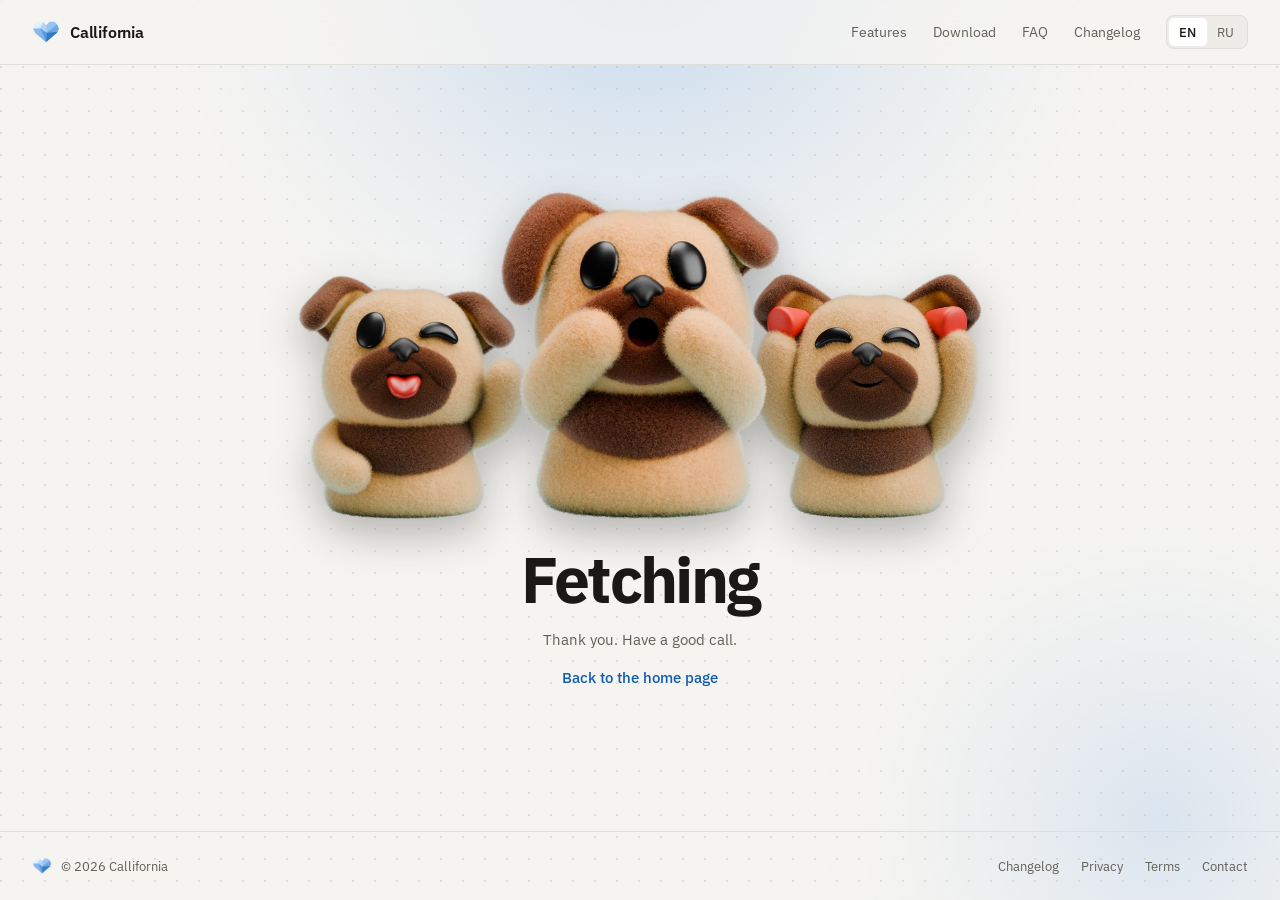
<file: thanks.html>
<!doctype html>
<html lang="en">
<head>
  <meta charset="utf-8" />
  <meta name="viewport" content="width=device-width, initial-scale=1" />
  <title data-i18n="page.thanks.title">Downloading Callifornia</title>
  <meta name="description" data-i18n-content="page.thanks.desc" content="Your download has started. What to do with the file once it lands." />
  <link rel="icon" href="assets/favicon.ico?v=heart" />
  <!-- A page nobody should arrive at except through a download. Keep it out
       of search, where it would be the first thing somebody read. -->
  <meta name="robots" content="noindex" />
  <!-- IBM Plex from this site, not from a font service. A stylesheet link to
       fonts.googleapis.com hands a third party the address of everyone who
       reads a page here, which privacy.html says does not happen. See
       assets/fonts.css. -->
  <link rel="preload" href="assets/fonts/ibm-plex-sans-400-latin.woff2" as="font" type="font/woff2" crossorigin />
  <link rel="stylesheet" href="assets/fonts.css" />
  <link rel="stylesheet" href="assets/style.css" />
  <script>
    // The theme is the operating system's, decided in the stylesheet, so
    // nothing about it happens here. This one line marks the page as having
    // JavaScript, which is what the language control waits for: it does
    // nothing without it, and a control that appears a moment into the first
    // paint is worse than one that was there all along.
    document.documentElement.classList.add("js");
  </script>
</head>
<body>
  <div class="backdrop" aria-hidden="true"></div>

  <header class="site-header">
    <div class="container header-row">
      <a class="brand" href="index.html">
        <img src="assets/logo-mark.webp?v=heart" srcset="assets/logo-mark@2x.webp?v=heart 2x" alt="" class="brand-logo" width="28" height="28" />
        <span>Callifornia</span>
      </a>
      <div class="header-right">
        <nav class="site-nav" data-i18n-aria-label="aria.site" aria-label="Site">
          <a href="index.html#features" data-i18n="nav.features">Features</a>
          <a href="download.html" data-i18n="nav.download">Download</a>
          <a href="index.html#faq" data-i18n="nav.faq">FAQ</a>
          <a href="changelog.html" data-i18n="nav.changelog">Changelog</a>
        </nav>

        <!-- The same links for a phone, where the row above does not fit. A
             details element rather than a scripted panel, so it opens with no
             JavaScript. Its own copy of the links, because a closed details
             hides its content in the user agent stylesheet and one nav cannot
             be both a row here and a panel there. -->
        <details class="burger">
          <summary class="burger-btn" data-i18n-aria-label="aria.menu" aria-label="Menu">
            <svg viewBox="0 0 24 24" width="20" height="20" fill="none" stroke="currentColor" stroke-width="1.75" stroke-linecap="round" aria-hidden="true"><path d="M4 7h16"/><path d="M4 12h16"/><path d="M4 17h16"/></svg>
          </summary>
          <nav class="burger-menu" data-i18n-aria-label="aria.site" aria-label="Site">
            <a href="index.html#features" data-i18n="nav.features">Features</a>
            <a href="download.html" data-i18n="nav.download">Download</a>
            <a href="index.html#faq" data-i18n="nav.faq">FAQ</a>
            <a href="changelog.html" data-i18n="nav.changelog">Changelog</a>
          </nav>
        </details>
        <div class="header-actions">
          <!-- The app's SegmentedToggle, for the one setting a visitor has.
               Each option is in its own language, which is how somebody who
               cannot read the current one finds the way out. -->
          <div class="seg seg--lang" role="group" data-i18n-aria-label="aria.lang" aria-label="Language">
            <button type="button" data-lang="en" data-i18n-title="lang.en" title="Show the site in English" data-i18n-aria-label="lang.en" aria-label="Show the site in English">EN</button>
            <button type="button" data-lang="ru" data-i18n-title="lang.ru" title="Show the site in Russian" data-i18n-aria-label="lang.ru" aria-label="Show the site in Russian">RU</button>
          </div>
        </div>
      </div>
    </div>
  </header>

  <main class="thanks-main">
    <section class="thanks">
      <!-- Three of the five poses, drawn on load the way HeroArt.qml draws one
           every time Home opens, so the trio is never the same twice. The
           markup ships a set so the page is whole without JavaScript, and
           main.js reshuffles it. The middle one stands forward; the other two
           are smaller and tucked behind, which is what makes it a group rather
           than three pieces in a row. -->
      <div class="thanks-pack" id="thanks-pack" aria-hidden="true">
        <img src="assets/mascot-sit.webp" alt="" width="512" height="560" fetchpriority="high" />
        <img src="assets/mascot-cheer.webp" alt="" width="430" height="460" fetchpriority="high" />
        <img src="assets/mascot-hi.webp" alt="" width="430" height="460" fetchpriority="high" />
      </div>

      <h1 class="thanks-title" data-i18n="thanks.title">Fetching</h1>
      <p class="thanks-note" data-i18n="thanks.note">Thank you. Have a good call.</p>

      <a class="thanks-back" href="index.html" data-i18n="thanks.back">Back to the home page</a>
    </section>
  </main>

  <footer class="site-footer">
    <div class="container footer-row">
      <span class="footer-brand">
        <img src="assets/logo-mark.webp?v=heart" srcset="assets/logo-mark@2x.webp?v=heart 2x" alt="" width="20" height="20" />
        <span>© <span id="year">2026</span> Callifornia</span>
      </span>
      <nav class="footer-links" data-i18n-aria-label="aria.footer" aria-label="Footer">
        <a href="changelog.html" data-i18n="footer.changelog">Changelog</a>
        <a href="privacy.html" data-i18n="footer.privacy">Privacy</a>
        <a href="terms.html" data-i18n="footer.terms">Terms</a>
        <a href="mailto:fmtab2014@gmail.com" data-i18n="footer.contact">Contact</a>
      </nav>
    </div>
  </footer>

  <script src="assets/i18n.js"></script>
  <script src="assets/main.js"></script>
</body>
</html>
</file>
<file: assets/fonts.css>
/* IBM Plex, served from this site rather than from a font service.

   Not a performance tweak. A stylesheet link to fonts.googleapis.com makes the
   browser fetch the CSS and then the files, and the address of everyone who
   reads a page here reaches a third party before a word of it is rendered.
   privacy.html says that does not happen, which is only true while these files
   sit next to the pages.

   Subsets are latin, latin-ext and cyrillic, the three the site writes in.
   Regenerate with the script in the README if a weight is ever added.

   IBM Plex is (c) IBM Corp., SIL Open Font License 1.1. The licence travels
   with the files in assets/fonts/OFL.txt. */

/* cyrillic */
@font-face {
  font-family: 'IBM Plex Mono';
  font-style: normal;
  font-weight: 400;
  font-display: swap;
  src: url('fonts/ibm-plex-mono-400-cyrillic.woff2') format('woff2');
  unicode-range: U+0301, U+0400-045F, U+0490-0491, U+04B0-04B1, U+2116;
}

/* latin-ext */
@font-face {
  font-family: 'IBM Plex Mono';
  font-style: normal;
  font-weight: 400;
  font-display: swap;
  src: url('fonts/ibm-plex-mono-400-latin-ext.woff2') format('woff2');
  unicode-range: U+0100-02BA, U+02BD-02C5, U+02C7-02CC, U+02CE-02D7, U+02DD-02FF, U+0304, U+0308, U+0329, U+1D00-1DBF, U+1E00-1E9F, U+1EF2-1EFF, U+2020, U+20A0-20AB, U+20AD-20C0, U+2113, U+2C60-2C7F, U+A720-A7FF;
}

/* latin */
@font-face {
  font-family: 'IBM Plex Mono';
  font-style: normal;
  font-weight: 400;
  font-display: swap;
  src: url('fonts/ibm-plex-mono-400-latin.woff2') format('woff2');
  unicode-range: U+0000-00FF, U+0131, U+0152-0153, U+02BB-02BC, U+02C6, U+02DA, U+02DC, U+0304, U+0308, U+0329, U+2000-206F, U+20AC, U+2122, U+2191, U+2193, U+2212, U+2215, U+FEFF, U+FFFD;
}

/* cyrillic */
@font-face {
  font-family: 'IBM Plex Mono';
  font-style: normal;
  font-weight: 500;
  font-display: swap;
  src: url('fonts/ibm-plex-mono-500-cyrillic.woff2') format('woff2');
  unicode-range: U+0301, U+0400-045F, U+0490-0491, U+04B0-04B1, U+2116;
}

/* latin-ext */
@font-face {
  font-family: 'IBM Plex Mono';
  font-style: normal;
  font-weight: 500;
  font-display: swap;
  src: url('fonts/ibm-plex-mono-500-latin-ext.woff2') format('woff2');
  unicode-range: U+0100-02BA, U+02BD-02C5, U+02C7-02CC, U+02CE-02D7, U+02DD-02FF, U+0304, U+0308, U+0329, U+1D00-1DBF, U+1E00-1E9F, U+1EF2-1EFF, U+2020, U+20A0-20AB, U+20AD-20C0, U+2113, U+2C60-2C7F, U+A720-A7FF;
}

/* latin */
@font-face {
  font-family: 'IBM Plex Mono';
  font-style: normal;
  font-weight: 500;
  font-display: swap;
  src: url('fonts/ibm-plex-mono-500-latin.woff2') format('woff2');
  unicode-range: U+0000-00FF, U+0131, U+0152-0153, U+02BB-02BC, U+02C6, U+02DA, U+02DC, U+0304, U+0308, U+0329, U+2000-206F, U+20AC, U+2122, U+2191, U+2193, U+2212, U+2215, U+FEFF, U+FFFD;
}

/* cyrillic */
@font-face {
  font-family: 'IBM Plex Sans';
  font-style: normal;
  font-weight: 400;
  font-display: swap;
  src: url('fonts/ibm-plex-sans-400-cyrillic.woff2') format('woff2');
  unicode-range: U+0301, U+0400-045F, U+0490-0491, U+04B0-04B1, U+2116;
}

/* latin-ext */
@font-face {
  font-family: 'IBM Plex Sans';
  font-style: normal;
  font-weight: 400;
  font-display: swap;
  src: url('fonts/ibm-plex-sans-400-latin-ext.woff2') format('woff2');
  unicode-range: U+0100-02BA, U+02BD-02C5, U+02C7-02CC, U+02CE-02D7, U+02DD-02FF, U+0304, U+0308, U+0329, U+1D00-1DBF, U+1E00-1E9F, U+1EF2-1EFF, U+2020, U+20A0-20AB, U+20AD-20C0, U+2113, U+2C60-2C7F, U+A720-A7FF;
}

/* latin */
@font-face {
  font-family: 'IBM Plex Sans';
  font-style: normal;
  font-weight: 400;
  font-display: swap;
  src: url('fonts/ibm-plex-sans-400-latin.woff2') format('woff2');
  unicode-range: U+0000-00FF, U+0131, U+0152-0153, U+02BB-02BC, U+02C6, U+02DA, U+02DC, U+0304, U+0308, U+0329, U+2000-206F, U+20AC, U+2122, U+2191, U+2193, U+2212, U+2215, U+FEFF, U+FFFD;
}

/* cyrillic */
@font-face {
  font-family: 'IBM Plex Sans';
  font-style: normal;
  font-weight: 500;
  font-display: swap;
  src: url('fonts/ibm-plex-sans-500-cyrillic.woff2') format('woff2');
  unicode-range: U+0301, U+0400-045F, U+0490-0491, U+04B0-04B1, U+2116;
}

/* latin-ext */
@font-face {
  font-family: 'IBM Plex Sans';
  font-style: normal;
  font-weight: 500;
  font-display: swap;
  src: url('fonts/ibm-plex-sans-500-latin-ext.woff2') format('woff2');
  unicode-range: U+0100-02BA, U+02BD-02C5, U+02C7-02CC, U+02CE-02D7, U+02DD-02FF, U+0304, U+0308, U+0329, U+1D00-1DBF, U+1E00-1E9F, U+1EF2-1EFF, U+2020, U+20A0-20AB, U+20AD-20C0, U+2113, U+2C60-2C7F, U+A720-A7FF;
}

/* latin */
@font-face {
  font-family: 'IBM Plex Sans';
  font-style: normal;
  font-weight: 500;
  font-display: swap;
  src: url('fonts/ibm-plex-sans-500-latin.woff2') format('woff2');
  unicode-range: U+0000-00FF, U+0131, U+0152-0153, U+02BB-02BC, U+02C6, U+02DA, U+02DC, U+0304, U+0308, U+0329, U+2000-206F, U+20AC, U+2122, U+2191, U+2193, U+2212, U+2215, U+FEFF, U+FFFD;
}

/* cyrillic */
@font-face {
  font-family: 'IBM Plex Sans';
  font-style: normal;
  font-weight: 600;
  font-display: swap;
  src: url('fonts/ibm-plex-sans-600-cyrillic.woff2') format('woff2');
  unicode-range: U+0301, U+0400-045F, U+0490-0491, U+04B0-04B1, U+2116;
}

/* latin-ext */
@font-face {
  font-family: 'IBM Plex Sans';
  font-style: normal;
  font-weight: 600;
  font-display: swap;
  src: url('fonts/ibm-plex-sans-600-latin-ext.woff2') format('woff2');
  unicode-range: U+0100-02BA, U+02BD-02C5, U+02C7-02CC, U+02CE-02D7, U+02DD-02FF, U+0304, U+0308, U+0329, U+1D00-1DBF, U+1E00-1E9F, U+1EF2-1EFF, U+2020, U+20A0-20AB, U+20AD-20C0, U+2113, U+2C60-2C7F, U+A720-A7FF;
}

/* latin */
@font-face {
  font-family: 'IBM Plex Sans';
  font-style: normal;
  font-weight: 600;
  font-display: swap;
  src: url('fonts/ibm-plex-sans-600-latin.woff2') format('woff2');
  unicode-range: U+0000-00FF, U+0131, U+0152-0153, U+02BB-02BC, U+02C6, U+02DA, U+02DC, U+0304, U+0308, U+0329, U+2000-206F, U+20AC, U+2122, U+2191, U+2193, U+2212, U+2215, U+FEFF, U+FFFD;
}

/* cyrillic */
@font-face {
  font-family: 'IBM Plex Sans';
  font-style: normal;
  font-weight: 700;
  font-display: swap;
  src: url('fonts/ibm-plex-sans-700-cyrillic.woff2') format('woff2');
  unicode-range: U+0301, U+0400-045F, U+0490-0491, U+04B0-04B1, U+2116;
}

/* latin-ext */
@font-face {
  font-family: 'IBM Plex Sans';
  font-style: normal;
  font-weight: 700;
  font-display: swap;
  src: url('fonts/ibm-plex-sans-700-latin-ext.woff2') format('woff2');
  unicode-range: U+0100-02BA, U+02BD-02C5, U+02C7-02CC, U+02CE-02D7, U+02DD-02FF, U+0304, U+0308, U+0329, U+1D00-1DBF, U+1E00-1E9F, U+1EF2-1EFF, U+2020, U+20A0-20AB, U+20AD-20C0, U+2113, U+2C60-2C7F, U+A720-A7FF;
}

/* latin */
@font-face {
  font-family: 'IBM Plex Sans';
  font-style: normal;
  font-weight: 700;
  font-display: swap;
  src: url('fonts/ibm-plex-sans-700-latin.woff2') format('woff2');
  unicode-range: U+0000-00FF, U+0131, U+0152-0153, U+02BB-02BC, U+02C6, U+02DA, U+02DC, U+0304, U+0308, U+0329, U+2000-206F, U+20AC, U+2122, U+2191, U+2193, U+2212, U+2215, U+FEFF, U+FFFD;
}
</file>
<file: assets/style.css>
/* Palette, metrics and backdrop mirror the desktop app (CalliforniaDesktop —
   resources/qml/Theme.qml and components/ScreenBackdrop.qml): IBM Plex, warm
   neutrals, a blue accent, tight 6-12px radii. Both app themes are here too,
   and which one a visitor gets is the operating system's answer and nothing
   else: dark is the default, and the light block below takes over when the
   system asks for light. There is no switch, so there is no stored choice, no
   attribute on <html>, and no script deciding any of it before first paint.

   The *_rgb tokens exist because the two accent washes and the dot grain need
   the same colour at a dozen different alphas; rgba(var(--x-rgb), a) does that
   without a token per step. */
:root {
  --canvas: #1C1B19;
  --surface: #2A2825;
  --elevated: #32302C;
  --border: #3A3834;
  --text: #F5F4F1;
  --muted: #A8A49C;
  --accent: #2778F6;
  /* One accent used to do four jobs: fills, borders, the focus ring, and text.
     The first three are non-text and clear their 3:1 bar comfortably; the two
     that carry text did not clear 4.5:1 in either theme, so they get their own
     values. Hue and saturation are the brand's in all of them and only
     lightness moves, by the smallest step that clears the bar.

     --accent-text  #5d9af8  6.10:1 on the canvas, 4.57:1 under the backdrop's
                             brightest point, where the old #2778F6 gave 3.14.
     --accent-btn   #166df5  white on it is 4.63:1; the old fill gave 4.11.
     --accent-btn-hover      hover darkens now. brightness(1.16) lightened the
                             fill under a white label and took it to 3.36:1,
                             i.e. hover was worse than rest. */
  --accent-text: #5d9af8;
  --accent-btn: #166df5;
  --accent-btn-hover: #095ee1;
  --accent-rgb: 39, 120, 246;
  --accent-soft: rgba(39, 120, 246, 0.2);
  --muted-rgb: 168, 164, 156;
  /* Presence, straight from Theme.qml. Green is online, violet is in a call,
     and offline is simply the muted colour, as the app draws it. */
  --online: #3FB27F;
  --incall: #8B5CF6;
  --avatar: #4A4640;
  --control-hover: rgba(255, 255, 255, 0.08);
  /* SegmentedToggle.qml's own numbers. Light reads gaps larger than dark, so
     the track holds its thumb one pixel tighter there and drops the ring
     around it, which in light would only read as a second border. */
  --seg-inset: 3px;
  --seg-thumb-radius: 6px;
  --seg-thumb-border: var(--border);
  --header-bg: rgba(28, 27, 25, 0.72);
  /* Peak opacity of ScreenBackdrop's two washes, and of its grain. */
  --glow: 0.38;
  --glow-2: 0.2;
  --grain: 0.13;
  --shadow-btn: rgba(39, 120, 246, 0.3);
  --shadow-btn-hover: rgba(39, 120, 246, 0.4);
  --shadow-panel: 0 18px 44px -28px rgba(0, 0, 0, 0.9);
  --art-shadow: rgba(0, 0, 0, 0.6);
  --radius-sm: 6px;
  --radius-md: 8px;
  --radius-xl: 12px;
  /* The gutter between the page and the window. */
  --pad: clamp(20px, 3vw, 32px);
  /* The gutter, or whatever it takes to centre 1240px of content, whichever is
     larger. Only for elements that are meant to span the page: on something
     that already caps its own width this second term is added on top of the
     cap and eats the content instead of the margin. */
  --edge: max(var(--pad), calc((100% - 1240px) / 2));
  --tick: url("data:image/svg+xml,%3Csvg xmlns='http://www.w3.org/2000/svg' viewBox='0 0 24 24' fill='none' stroke='%23000' stroke-width='2.6' stroke-linecap='round' stroke-linejoin='round'%3E%3Cpath d='m5 12.5 4.5 4.5L19 7'/%3E%3C/svg%3E");
  --font: 'IBM Plex Sans', -apple-system, BlinkMacSystemFont, 'Segoe UI', 'Helvetica Neue', Arial, sans-serif;
  --mono: 'IBM Plex Mono', ui-monospace, 'Cascadia Code', 'Segoe UI Mono', monospace;
}

@media (prefers-color-scheme: light) {
  :root {
    --canvas: #F5F4F1;
    --surface: #EDECE8;
    --elevated: #FFFFFF;
    --border: #E0DED8;
    --text: #1A1917;
    /* 5.79:1 on the flat canvas and 4.70:1 under the backdrop's brightest
       point, where #6B6860 gave 4.11 and missed the bar. */
    --muted: #625F58;
    --accent: #1577E8;
    --accent-text: #105bb2;
    --accent-btn: #1472df;
    --accent-btn-hover: #1265c5;
    --accent-rgb: 21, 119, 232;
    --accent-soft: rgba(21, 119, 232, 0.12);
    /* Follows --muted above, or the dot grain would be drawn in the grey that
       token used to hold. */
    --muted-rgb: 98, 95, 88;
    --online: #2F9468;
    --incall: #7A52D9;
    --avatar: #DDD9D2;
    --control-hover: rgba(26, 25, 23, 0.06);
    --seg-inset: 2px;
    --seg-thumb-radius: 5px;
    --seg-thumb-border: transparent;
    --header-bg: rgba(245, 244, 241, 0.78);
    /* Light needs more alpha than the ratio between the two canvases suggests:
       both washes are mostly off-screen, so what shows is the tail of a squared
       falloff, and the app's own numbers are these. */
    --glow: 0.26;
    --glow-2: 0.12;
    --grain: 0.14;
    --shadow-btn: rgba(21, 119, 232, 0.25);
    --shadow-btn-hover: rgba(21, 119, 232, 0.35);
    --shadow-panel: 0 18px 44px -30px rgba(26, 25, 23, 0.5);
    --art-shadow: rgba(26, 25, 23, 0.3);
  }
}

* { box-sizing: border-box; }

html {
  scroll-behavior: smooth;
  /* Lets a height animate to and from `auto`, which is what the FAQ panel at
     the bottom of this file needs. Ignored where it is not supported, and the
     panel there falls back to snapping open. */
  interpolate-size: allow-keywords;
}

html, body {
  margin: 0;
  padding: 0;
  background: var(--canvas);
  color: var(--text);
  font-family: var(--font);
  -webkit-font-smoothing: antialiased;
  /* `clip`, not `hidden`. Hidden on one axis computes to `auto` on the other,
     which turns the body into a scroll container and leaves the sticky header
     stuck to a box that never scrolls, i.e. scrolling away with the page. */
  overflow-x: clip;
}

body {
  min-height: 100vh;
  display: flex;
  flex-direction: column;
  transition: background 0.25s ease, color 0.25s ease;
}

/* One ring everywhere, in the accent, for anything reachable by keyboard. */
a:focus-visible,
button:focus-visible,
summary:focus-visible {
  outline: 2px solid var(--accent);
  outline-offset: 2px;
  border-radius: var(--radius-sm);
}

/* One column for the whole page, chrome included: the header, the hero and
   every section share the same left and right edge, so nothing on the page
   touches the window while the rest of it sits in a column. */
.container {
  width: 100%;
  max-width: none;
  margin: 0 auto;
  padding: 0 var(--edge);
}

/* Pages that are one column of prose keep one, centred. Wider than a bare
   reading measure because the column carries a meta rail beside the text; the
   measure itself is capped further down, on the text. Its own gutter, not
   --edge: the cap is what centres it, and --edge on top of a cap is padding
   taken out of the text. */
.container--narrow {
  max-width: 900px;
  margin-inline: auto;
  padding-inline: var(--pad);
}

/* ---------- Backdrop ----------
   ScreenBackdrop.qml, ported: flat canvas, a wash of accent bleeding in from
   above, a dimmer one from the bottom-right corner, and a faint dot grain over
   both. Fixed rather than scrolled, so the page moves across the light the way
   the app's content moves across it inside a window.

   The washes carry the app's squared falloff (alpha ~ (1-r)^2) rather than a
   two-stop ramp: a plain ramp is still a few percent opaque one pixel before
   its edge, which on this canvas draws a visible rim around the disc. */
.backdrop {
  position: fixed;
  inset: 0;
  z-index: 0;
  pointer-events: none;
  overflow: hidden;
  /* The grain. 22px cell and a 0.9px dot, same as DotGrid.qml. */
  background-image: radial-gradient(circle at 1px 1px,
                    rgba(var(--muted-rgb), var(--grain)) 0.9px, transparent 0);
  background-size: 22px 22px;
}

.backdrop::before,
.backdrop::after {
  content: "";
  position: absolute;
  border-radius: 50%;
  background: radial-gradient(closest-side,
    rgba(var(--accent-rgb), 1) 0%,
    rgba(var(--accent-rgb), 0.81) 10%,
    rgba(var(--accent-rgb), 0.64) 20%,
    rgba(var(--accent-rgb), 0.49) 30%,
    rgba(var(--accent-rgb), 0.36) 40%,
    rgba(var(--accent-rgb), 0.25) 50%,
    rgba(var(--accent-rgb), 0.16) 60%,
    rgba(var(--accent-rgb), 0.09) 70%,
    rgba(var(--accent-rgb), 0.04) 80%,
    rgba(var(--accent-rgb), 0.01) 90%,
    rgba(var(--accent-rgb), 0) 100%);
}

/* Mostly off the top edge, like the app's — what shows is the lower half. */
.backdrop::before {
  width: 1100px;
  height: 1100px;
  top: -620px;
  left: 50%;
  transform: translateX(-50%);
  opacity: var(--glow);
}

.backdrop::after {
  width: 760px;
  height: 760px;
  right: -260px;
  bottom: -300px;
  opacity: var(--glow-2);
}

/* ---------- Header ---------- */

/* A plain sticky bar, the same on every page and from the first pixel. */
.site-header {
  position: sticky;
  top: 0;
  z-index: 10;
  backdrop-filter: blur(14px);
  background: var(--header-bg);
  border-bottom: 1px solid var(--border);
  transition: background 0.25s ease, border-color 0.25s ease;
}

.header-row {
  display: flex;
  align-items: center;
  justify-content: space-between;
  height: 64px;
  gap: 20px;
}

/* Links and the two toggles, grouped at the right of the bar. */
.header-right {
  display: flex;
  align-items: center;
  gap: 26px;
}

.brand {
  display: flex;
  align-items: center;
  gap: 10px;
  color: var(--text);
  text-decoration: none;
  font-weight: 600;
  font-size: 16px;
  letter-spacing: -0.2px;
  flex-shrink: 0;
}

.brand-logo { border-radius: var(--radius-sm); }

.site-nav {
  display: flex;
  align-items: center;
  gap: 26px;
  font-size: 14px;
}

.site-nav a {
  color: var(--muted);
  text-decoration: none;
  transition: color 0.15s ease;
}
.site-nav a:hover { color: var(--text); }
.site-nav a[aria-current="page"] { color: var(--text); }

.header-actions {
  display: flex;
  align-items: center;
  gap: 10px;
  flex-shrink: 0;
}

/* ---------- Segmented toggle ----------
   `components/SegmentedToggle.qml`, the control the app uses for the settings
   it lets you pick between: one track, cells of one width, and a thumb that
   slides to the chosen one. Two bordered boxes of different shapes used to
   stand here instead, and neither was anything the app draws. Language is the
   only setting a visitor has, so it is the only one here, but the shape is
   the general one and the numbers are the app's, down to the 160ms slide.

   The app writes its two options "English" and "Русский", each in its own
   language. A header has no room for either, so the short forms stand in and
   the tooltip carries the sentence.

   It does nothing without JavaScript and is not shown without it. `html.js`
   is set by the inline head script rather than by main.js, so the control is
   absent from the first paint instead of appearing a moment into it. */
.seg {
  position: relative;
  display: none;
  padding: var(--seg-inset);
  border: 1px solid var(--border);
  border-radius: var(--radius-md);
  background: var(--surface);
  transition: background 0.25s ease, border-color 0.25s ease;
}
.js .seg { display: flex; }

/* The thumb is exactly one cell wide, so its offset is a whole number of its
   own widths and nothing has to be measured. --i comes from an attribute on
   <html> that the head script writes before first paint, which is also why it
   never animates in from the wrong cell on load. */
.seg::before {
  content: "";
  box-sizing: border-box;
  position: absolute;
  top: var(--seg-inset);
  bottom: var(--seg-inset);
  left: var(--seg-inset);
  width: calc((100% - var(--seg-inset) * 2) / var(--cells));
  transform: translateX(calc(100% * var(--i, 0)));
  border: 1px solid var(--seg-thumb-border);
  border-radius: var(--seg-thumb-radius);
  background: var(--elevated);
  transition: transform 0.16s cubic-bezier(0.33, 0, 0.2, 1),
              background 0.25s ease, border-color 0.25s ease;
}

.seg > button {
  position: relative;
  z-index: 1;
  display: inline-flex;
  align-items: center;
  justify-content: center;
  height: 28px;
  padding: 0;
  border: 0;
  border-radius: var(--seg-thumb-radius);
  background: transparent;
  color: var(--muted);
  font: 400 13px/1 var(--font);
  cursor: pointer;
  transition: color 0.15s ease;
}
.seg > button:hover { color: var(--text); }
/* The focus ring belongs to the cell, not to the track around it. */
.seg > button:focus-visible { outline-offset: -1px; }

.seg--lang { --cells: 2; }
.seg--lang > button { width: 38px; letter-spacing: 0.03em; }

/* Which cell is lit, and where the thumb sits, both read straight off the
   `lang` attribute i18n.js already maintains on <html>. No class to keep in
   step, and no flash while a script decides. */
:root[lang="en"] .seg--lang { --i: 0; }
:root[lang="ru"] .seg--lang { --i: 1; }
:root[lang="en"] .seg--lang [data-lang="en"],
:root[lang="ru"] .seg--lang [data-lang="ru"] {
  color: var(--text);
  font-weight: 500;
}

main { position: relative; z-index: 1; flex: 1; }

/* ---------- Hero ----------
   HomeScreen.qml, corner bleed: the copy sits at the window's own left inset
   rather than in the centred column the rest of the page uses, and the art is
   anchored to the bottom-right corner and cropped by it. Nothing else on the
   first screen, the way nothing else is on the app's. */

.hero {
  position: relative;
  /* Not `overflow: hidden`. The crop the corner bleed needs belongs to the art
     alone (see .hero-art below); putting it on the section would take the
     download menu with it. */
  /* Tall enough to be a screen, capped so a large monitor gets the same
     composition rather than the same composition adrift in empty canvas. */
  min-height: min(78vh, 680px);
  display: flex;
  align-items: center;
  padding: 72px 0 56px;
}

.hero-copy {
  position: relative;
  z-index: 1;
  /* 760, up from 680. The lane between the page's left inset and the art is
     about 780px on everything from 1240px up (the art caps at 480 and sits
     20px inside the same inset), so 760 is the width that lane will actually
     give back, and the headline below is sized against it. */
  width: min(760px, 100%);
  /* The app's `inset`, a percentage of the window rather than a constant: on a
     wide screen the copy comes in off the edge instead of just growing. The
     second term is the content column's own left edge, and the larger wins:
     inside a window the app's rule is the whole story, but on a page that
     scrolls, a headline sitting 50px left of every section under it reads as a
     mistake rather than as a wider hero. */
  margin-left: var(--edge);
  margin-right: 24px;
}

.hero h1 {
  /* The slogan is two lines now, not three, and the longest of them is the
     Russian "Общайтесь, играйте, работайте." at 30 characters. The old rule
     had to fit "Безупречный вид. Бескомпромиссная безопасность." — two
     sentences on one line — and paid 42px for it. One sentence per line is a
     much cheaper thing to ask, and the change buys the difference back as
     size.

     50 and not more because at 50 that Russian line measures 735px against
     the 760px column, and the next step up crosses it. English is far shorter
     at both lines and has room to spare, so one size serves both. Measured off
     the rendered spans, never off a canvas: they are inline-block, each rounds
     up to a whole pixel, and neither shapes across the break between them. */
  font-size: clamp(1.75rem, 4vw, 3.125rem);
  font-weight: 700;
  /* The app derives tracking from the size (-0.036em) rather than fixing it,
     so a headline keeps its shape as it scales. */
  letter-spacing: -0.036em;
  line-height: 1.08;
  margin: 0 0 20px;
}

/* The second line is the one carrying the claim, and it is a box so that the
   break lands before it rather than inside it. */
.hero h1 span { display: inline-block; }

.hero-sub {
  font-size: 1.125rem;
  color: var(--muted);
  /* The Russian sentence is a third longer than the English one and at 480 it
     left "открыть." alone on a third line. */
  max-width: 540px;
  line-height: 1.5;
  margin: 0 0 32px;
  /* Browsers that have it keep a word off the last line by themselves; the
     ones that do not are back to the plain wrap the width above already
     handles. */
  text-wrap: pretty;
}

/* ---------- Hero facts ----------
   The hero's minimum height is a screen, and until now its content stopped
   about two thirds of the way down it. This row is what fills the rest, and
   what goes in it is constrained: a fact the reader can check on this page or
   in the installer, never a second adjective. The dot is the presence dot from
   PeopleScreen, at the size a list marker wants. */
.hero-facts {
  list-style: none;
  display: flex;
  flex-wrap: wrap;
  gap: 10px 26px;
  margin: 28px 0 0;
  padding: 0;
  font-size: 0.875rem;
  color: var(--muted);
}

.hero-facts li {
  display: flex;
  align-items: center;
  gap: 9px;
}

.hero-facts li::before {
  content: "";
  width: 5px;
  height: 5px;
  border-radius: 50%;
  background: var(--accent);
  flex: none;
}

/* The character, in the corner it sits in inside the app. Two caps and
   whichever binds first wins, which is the rule HeroArt.qml uses so one line
   can fit a wide piece and an upright one. No wash of its own here, the
   backdrop's corner glow is already behind it, and no contact shadow, since
   the piece stands on the section's own bottom edge. */
/* Spans the hero and clips what leaves it, so the piece is cropped by the
   section's corner while the section itself stays free to let a menu hang
   past its bottom edge. */
.hero-art {
  --art-w: clamp(240px, 34%, 480px);
  position: absolute;
  inset: 0;
  pointer-events: none;
}

.hero-art img {
  position: absolute;
  right: calc(var(--edge) - 20px);
  bottom: 28px;
  display: block;
  width: var(--art-w);
  height: auto;
  /* The pieces are modelled with a flat base, which inside the app is hidden
     by the window edge cutting them off. In a column there is no such edge, so
     the piece needs a shadow or it reads as floating. This is the app's own
     treatment (MultiEffect over HomeScreen's art), and being a filter it
     follows the silhouette and needs no positioning of its own, which a
     separate ellipse did need, twice over, and still sat on top of the feet. */
  filter: drop-shadow(0 16px 20px var(--art-shadow));
}


/* A short window governs the piece by its height instead, so a laptop screen
   does not end up with a dog and no room for the headline. */
@media (max-height: 780px) {
  .hero-art { --art-w: clamp(210px, 28%, 380px); }
  /* The trio scales off --dog's own vw term, so it needs no rule here. */
  .thanks { --dog: clamp(96px, 22vw, 210px); }
}

.download-block {
  display: flex;
  flex-direction: column;
  align-items: flex-start;
  gap: 16px;
  margin-bottom: 22px;
}

/* Keep the download controls and their metadata together. */
.cta-desktop {
  display: flex;
  flex-direction: column;
  align-items: flex-start;
  gap: 18px;
}

/* Primary button, mirrors the app's PrimaryButton: accent, 8px radius, and
   brightness on hover. No coloured glow under it — the app draws a flat
   rectangle, and a halo is what makes a download button read as a toy. */
.btn-primary {
  display: inline-flex;
  align-items: center;
  gap: 10px;
  background: var(--accent-btn);
  color: #fff;
  border: none;
  text-decoration: none;
  font-family: inherit;
  font-weight: 600;
  font-size: 1rem;
  padding: 14px 26px;
  border-radius: var(--radius-md);
  cursor: pointer;
  transition: background 0.15s ease;
}
/* Darkens rather than lightens. The app's brightness(1.16) is right for its
   own buttons and wrong here: under a white label it drops the contrast to
   3.36:1, making the hovered state less readable than the resting one. */
.btn-primary:hover { background: var(--accent-btn-hover); }

.download-meta {
  margin: 0;
  font-family: var(--mono);
  font-size: 13px;
  color: var(--muted);
  min-height: 18px;
}

/* A download that is not available yet says so, rather than being a live
   button that silently declines. */
.btn-primary[aria-disabled="true"] {
  opacity: 0.5;
  box-shadow: none;
  cursor: not-allowed;
}
.btn-primary[aria-disabled="true"]:hover { filter: none; }
a.menu-row[aria-disabled="true"] { opacity: 0.5; cursor: not-allowed; }
a.menu-row[aria-disabled="true"]:hover { background: transparent; }

/* ---------- Download, one split button ----------
   The detected platform is the button, the rest sit behind the caret. A
   <details>, so it opens without JavaScript and every row inside stays a real
   link. */

.split {
  position: relative;
  display: inline-flex;
  align-items: stretch;
  border-radius: var(--radius-md);
}

.split .btn-primary {
  border-radius: var(--radius-md) 0 0 var(--radius-md);
}

.split-menu { display: flex; }

.split-caret {
  display: inline-flex;
  align-items: center;
  justify-content: center;
  width: 44px;
  background: var(--accent-btn);
  color: #fff;
  cursor: pointer;
  border-radius: 0 var(--radius-md) var(--radius-md) 0;
  /* A hairline of white rather than a gap: the two halves are one control, and
     a gap between them makes the caret read as a separate small button. */
  border-left: 1px solid rgba(255, 255, 255, 0.28);
  list-style: none;
  transition: background 0.15s ease;
}
.split-caret::-webkit-details-marker { display: none; }
/* Whichever half is hovered, the whole control lights, because a click on
   either half acts on the same thing. */
.split:hover .split-caret,
.split:hover .btn-primary { background: var(--accent-btn-hover); }
.split-caret svg { transition: transform 0.2s ease; }
.split-menu[open] .split-caret svg { transform: rotate(180deg); }

.dl-menu {
  position: absolute;
  top: calc(100% + 8px);
  left: 0;
  z-index: 5;
  width: min(340px, calc(100vw - 48px));
  padding: 6px;
  background: var(--elevated);
  border: 1px solid var(--border);
  border-radius: var(--radius-md);
  box-shadow: var(--shadow-panel);
}

.menu-row {
  display: flex;
  align-items: center;
  gap: 10px;
  padding: 9px 10px;
  border-radius: var(--radius-sm);
  font-size: 14px;
  color: var(--text);
  text-decoration: none;
}
a.menu-row:hover { background: var(--control-hover); }
.menu-row .grow { flex: 1; min-width: 0; }
.menu-row .sub { display: block; font-size: 12px; color: var(--muted); margin-top: 2px; }
.menu-row .size { font-family: var(--mono); font-size: 12px; color: var(--muted); flex-shrink: 0; }
.menu-row--on { background: var(--accent-soft); }
.menu-row--off { color: var(--muted); }
.menu-sep { height: 1px; background: var(--border); margin: 6px 4px; }

/* ---------- Download page ---------- */
.download-page { display: flex; align-items: center; }
.download-layout { padding-block: clamp(32px, 6vh, 72px); }
.dl-hero {
  display: grid;
  grid-template-columns: 1.15fr 1fr;
  align-items: center;
  gap: 40px;
  min-height: 460px;
}
.dl-copy { position: relative; z-index: 2; }
.dl-copy h1 {
  margin: 0 0 36px;
  font-size: clamp(42px, 4.8vw, 68px);
  line-height: 1.08;
  letter-spacing: -0.04em;
  font-weight: 700;
}
.dl-copy h1 span { color: var(--muted); font-weight: 500; font-size: 0.85em; }
.dl-copy .download-block { margin-bottom: 0; gap: 16px; }
.dl-copy .btn-primary { min-height: 54px; padding: 16px 28px; justify-content: center; }
.dl-art { position: relative; min-width: 0; display: grid; place-items: center; }
.dl-mascot {
  display: block;
  width: min(88%, 390px);
  height: auto;
  filter: drop-shadow(0 18px 24px var(--art-shadow));
}
@media (max-width: 860px) {
  .dl-hero { gap: 24px; min-height: 380px; }
  .dl-copy h1 { font-size: 44px; }
}
@media (max-width: 620px) {
  .download-layout { padding-top: 40px; padding-bottom: 40px; }
  .dl-hero { grid-template-columns: 1fr; gap: 36px; }
  .dl-copy h1 { font-size: clamp(36px, 8vw, 46px); margin-bottom: 28px; }
  .dl-copy .download-meta { font-size: 11px; }
  .dl-copy .btn-primary { padding-inline: 20px; font-size: 14px; }
  .dl-mascot { width: 240px; }
}

/* Linux is real and downloadable, just newer than the Windows build. macOS
   needs no badge of its own: its row says "Soon" where the others say a size,
   which is the same column answering the same question. */
.beta-badge {
  font-size: 10px;
  text-transform: uppercase;
  letter-spacing: 0.4px;
  background: var(--accent-soft);
  color: var(--accent-text);
  padding: 2px 6px;
  border-radius: var(--radius-sm);
}

/* Mobile fallback — no installer to offer, so hide the download UI
   entirely and show a plain "coming soon" notice instead. */
.cta-mobile {
  display: none;
  flex-direction: column;
  align-items: flex-start;
  gap: 12px;
  /* The facts list sits directly above this on a phone, where the button it
     normally follows is gone, and without a rule here the badge touches the
     last fact. */
  margin-top: 26px;
}

.mobile-badge {
  display: inline-flex;
  align-items: center;
  font-size: 13px;
  font-weight: 600;
  color: var(--text);
  padding: 8px 16px;
  border-radius: var(--radius-md);
  border: 1px solid var(--accent);
  background: var(--accent-soft);
}

.mobile-text {
  margin: 0;
  font-size: 14px;
  color: var(--muted);
  max-width: 360px;
  line-height: 1.55;
}

/* ---------- Wave band ----------
   A hundred bars between the hero and the features. Two animations per bar,
   both declared once and separated only by the delay each bar computes from
   its own --i, so a hundred elements cost two keyframe rules.

   `wave-rise` runs on a NEGATIVE stagger, which starts every bar at a
   different point of the same cycle: the row reads as one wave moving through
   it rather than as a hundred bars each doing their own thing.

   `wave-lit` runs on a POSITIVE one, so the bright point begins at the left
   and crosses. The glow is box-shadow in currentColor, so it follows the
   colour up and back down without a rule of its own, which is also why a lit
   bar glows and a resting one does not. */
.waveband {
  /* The top gap is the larger one on purpose: the hero's own bottom padding
     stops well above the character, so a small gap here put the band under the
     dog's feet rather than under the hero. */
  padding: clamp(64px, 7vw, 104px) 0 clamp(34px, 3.5vw, 52px);
  overflow: hidden;
}

.wave {
  display: flex;
  align-items: center;
  justify-content: center;
  gap: clamp(3px, 0.5vw, 7px);
  height: 96px;
}

.wave span {
  /* Full height in the middle of the band, tapered at both ends by the rules
     below. The animation owns `transform`, so the taper cannot be a second
     scale; it is the height of the box the scale works inside. */
  --h: 100%;
  display: block;
  width: 4px;
  height: var(--h);
  flex: none;
  border-radius: 999px;
  background: currentColor;
  color: rgba(var(--muted-rgb), 0.32);
  box-shadow: 0 0 11px 0 currentColor;
  /* Scaled from the middle, so the bar grows up and down at once and the band
     stays symmetrical about its centre line. */
  transform: scaleY(0.14);
  animation:
    wave-rise 2.6s ease-in-out infinite alternate,
    wave-lit 5.5s linear infinite;
  animation-delay:
    calc(var(--i) * -0.056s),
    calc(var(--i) * 0.028s);
}

@keyframes wave-rise {
  from { transform: scaleY(0.1); }
  to   { transform: scaleY(1); }
}

/* --- The taper ---
   The band used to stop at full height, which read as a strip cut out of
   something longer rather than as a sound with a beginning and an end. The
   sixteen bars at each end step down to almost nothing, so the tallest bar can
   never be an edge one. Paired selectors because the profile is symmetrical:
   the nth from the left and the nth from the right get the same height. */
.wave span:nth-child(1),  .wave span:nth-child(100) { --h: 10%; }
.wave span:nth-child(2),  .wave span:nth-child(99)  { --h: 15%; }
.wave span:nth-child(3),  .wave span:nth-child(98)  { --h: 20%; }
.wave span:nth-child(4),  .wave span:nth-child(97)  { --h: 26%; }
.wave span:nth-child(5),  .wave span:nth-child(96)  { --h: 32%; }
.wave span:nth-child(6),  .wave span:nth-child(95)  { --h: 39%; }
.wave span:nth-child(7),  .wave span:nth-child(94)  { --h: 46%; }
.wave span:nth-child(8),  .wave span:nth-child(93)  { --h: 53%; }
.wave span:nth-child(9),  .wave span:nth-child(92)  { --h: 60%; }
.wave span:nth-child(10), .wave span:nth-child(91)  { --h: 67%; }
.wave span:nth-child(11), .wave span:nth-child(90)  { --h: 74%; }
.wave span:nth-child(12), .wave span:nth-child(89)  { --h: 80%; }
.wave span:nth-child(13), .wave span:nth-child(88)  { --h: 86%; }
.wave span:nth-child(14), .wave span:nth-child(87)  { --h: 91%; }
.wave span:nth-child(15), .wave span:nth-child(86)  { --h: 95%; }
.wave span:nth-child(16), .wave span:nth-child(85)  { --h: 98%; }

/* The bright stretch sits at the START of the cycle, not near its end. With it
   at 88% the first bar did not turn blue until 4.8s after the band appeared,
   so the wave arrived grey and stayed grey through the moment anyone was
   looking at it. At 0% the leading bar is accent the instant its animation is
   released, and the delay below walks that across the band.

   Roughly 14% of a 5.5s cycle is lit, which at 28ms of stagger per bar is a
   moving group of about twenty five: a highlight crossing the band rather than
   the whole row changing colour together. */
@keyframes wave-lit {
  0%              { color: var(--accent); }
  6%              { color: rgba(var(--accent-rgb), 0.62); }
  14%, 92%        { color: rgba(var(--muted-rgb), 0.32); }
  /* Comes back up just before the loop point so the join is a fade rather
     than a jump from grey straight to full accent. */
  100%            { color: rgba(var(--accent-rgb), 0.55); }
}

/* --- The band lighting up ---
   The wave is not there when the page opens. Each bar has no height and its
   two animations are paused, and both are released on a stagger once the band
   is scrolled into view, so the row lights left to right rather than being
   found already running.

   The stagger is on transition-delay rather than animation-delay because the
   animations already own their delays: touching those would move the wave out
   of phase with itself. */
.js .wave[data-reveal] {
  opacity: 1;
  transform: none;
  transition: none;
}

.js .wave[data-reveal] span {
  height: 0;
  opacity: 0;
  animation-play-state: paused;
  transition: height 0.5s cubic-bezier(0.22, 1, 0.36, 1), opacity 0.4s ease;
  /* 100 bars at 11ms is a 1.1s sweep: fast enough to read as one gesture,
     slow enough to see it cross. */
  transition-delay: calc(var(--i) * 0.011s);
}

.js .wave[data-reveal].revealed span {
  height: var(--h);
  opacity: 1;
  animation-play-state: running;
}

/* ---------- Burger ----------
   Only ever on a phone, where the nav row does not fit. A <details>, so it
   opens without JavaScript, which is the same bargain the download picker and
   the FAQ already take.

   Closing it is the part a details does not do: it answers its own summary and
   nothing else, so a click outside and Escape are wired in main.js. Without
   that script the panel still opens and still closes on the summary. */
.burger {
  display: none;
  position: relative;
}

.burger-btn {
  list-style: none;
  cursor: pointer;
  display: flex;
  align-items: center;
  justify-content: center;
  width: 40px;
  height: 40px;
  border-radius: var(--radius-md);
  color: var(--muted);
  transition: background 0.15s ease, color 0.15s ease;
}
.burger-btn::-webkit-details-marker { display: none; }
.burger-btn:hover { background: var(--control-hover); color: var(--text); }
.burger[open] .burger-btn { background: var(--control-hover); color: var(--text); }

.burger-menu {
  position: absolute;
  top: calc(100% + 10px);
  right: 0;
  z-index: 20;
  display: flex;
  flex-direction: column;
  min-width: 190px;
  padding: 6px;
  background: var(--elevated);
  border: 1px solid var(--border);
  border-radius: var(--radius-xl);
  box-shadow: var(--shadow-panel);
}

.burger-menu a {
  padding: 11px 12px;
  border-radius: var(--radius-sm);
  color: var(--text);
  text-decoration: none;
  font-size: 15px;
  transition: background 0.15s ease;
}
.burger-menu a:hover { background: var(--control-hover); }

/* ---------- Sections ---------- */

.section {
  padding: 96px var(--edge);
}

.section + .section { padding-top: 0; }

.eyebrow {
  font-family: var(--mono);
  font-size: 0.75rem;
  font-weight: 500;
  letter-spacing: 1.1px;
  text-transform: uppercase;
  color: var(--accent-text);
  margin: 0 0 12px;
}

.section-title {
  font-size: clamp(26px, 3.4vw, 34px);
  font-weight: 700;
  letter-spacing: -0.036em;
  line-height: 1.15;
  margin: 0 0 14px;
}

.section-sub {
  font-size: 16px;
  color: var(--muted);
  line-height: 1.55;
  margin: 0 0 56px;
  max-width: 540px;
}

.section-head--center { text-align: center; }
.section-head--center .section-sub { margin-left: auto; margin-right: auto; }

/* ---------- Feature rows (editorial, no cards) ---------- */

.feature {
  display: grid;
  grid-template-columns: minmax(0, 1fr) minmax(0, 1fr);
  gap: clamp(32px, 4vw, 64px);
  align-items: center;
  padding: clamp(36px, 4.5vw, 60px) 0;
}
/* No hairline between rows any more. Four pairs separated by a rule read as a
   spec table; what separates them now is the space, and what marks them is the
   index below, which is also what tells a reader how many there are. */
.feature:nth-child(even) .feature-visual { order: -1; }

/* The row is as wide as the page; a line of body text is not. */
.feature-copy { max-width: 560px; }

.feature-copy h3 {
  font-size: clamp(22px, 2.2vw, 27px);
  font-weight: 600;
  letter-spacing: -0.4px;
  line-height: 1.2;
  margin: 0 0 12px;
}

.feature-copy p {
  font-size: 15px;
  color: var(--muted);
  line-height: 1.65;
  margin: 0;
}

.feature-visual { display: flex; justify-content: flex-end; min-width: 0; }
.feature:nth-child(even) .feature-visual { justify-content: flex-start; }

/* ---------- Mock frame ----------
   All four feature visuals sit in one frame now. Two of them used to carry a
   panel of their own and two were bare, so the column read as four unrelated
   sketches rather than four pictures of the same app.

   The bar is a frame, not a chrome imitation: the dots do not light up, there
   is no close button, and nothing in here is clickable. Everything below is
   still a picture, which is what the note on the old block said and still
   holds. */
.mock {
  width: 100%;
  max-width: 520px;
  background: var(--elevated);
  border: 1px solid var(--border);
  border-radius: var(--radius-xl);
  overflow: hidden;
  box-shadow: var(--shadow-panel);
  transition: background 0.25s ease, border-color 0.25s ease;
}

.mock-bar {
  display: flex;
  align-items: center;
  gap: 12px;
  padding: 11px 14px;
  background: var(--surface);
  border-bottom: 1px solid var(--border);
}

/* Three dots out of one element and one gradient. Three spans would be three
   more nodes in a picture that is already decorative. */
.mock-dots {
  flex: none;
  width: 38px;
  height: 8px;
  background: radial-gradient(circle 4px at 4px 4px, var(--border) 96%, transparent)
              0 0 / 15px 8px repeat-x;
}

.mock-label {
  margin: 0;
  font-family: var(--mono);
  font-size: 11px;
  font-weight: 500;
  letter-spacing: 0.08em;
  text-transform: uppercase;
  color: var(--muted);
  white-space: nowrap;
  overflow: hidden;
  text-overflow: ellipsis;
}

.mock-body { padding: 18px; }

/* Inside the frame, a panel is the content and drops its own frame. This is
   why the two panels needed no markup change to move in. */
.mock .panel {
  max-width: none;
  background: none;
  border: 0;
  box-shadow: none;
  padding: 0;
}
.mock .join-mockup,
.mock .safety-card { max-width: none; }

/* ---------- Mini mockups ----------
   Small pieces of the real app, drawn with its palette, radii and glyphs.
   Everything here is a still picture: nothing is interactive, so nothing
   pretends to be. */

.panel {
  width: 100%;
  max-width: 520px;
  background: var(--elevated);
  border: 1px solid var(--border);
  border-radius: var(--radius-xl);
  padding: 18px;
  box-shadow: var(--shadow-panel);
  transition: background 0.25s ease, border-color 0.25s ease;
}

.panel-row {
  display: flex;
  align-items: center;
  gap: 12px;
}
.panel-row + .panel-row { margin-top: 14px; }

.panel-icon {
  flex: 0 0 36px;
  height: 36px;
  border-radius: var(--radius-md);
  background: var(--accent-soft);
  color: var(--accent-text);
  display: flex;
  align-items: center;
  justify-content: center;
}

.panel-title { font-size: 14px; font-weight: 600; margin: 0; }
.panel-note { font-size: 12px; color: var(--muted); margin: 2px 0 0; }

.progress {
  height: 6px;
  border-radius: 999px;
  background: var(--surface);
  overflow: hidden;
  margin-top: 16px;
}
.progress-fill {
  height: 100%;
  width: 72%;
  border-radius: inherit;
  background: var(--accent);
}

.panel-foot {
  display: flex;
  align-items: center;
  gap: 8px;
  margin: 14px 0 0;
  font-size: 12px;
  color: var(--muted);
}
.panel-foot svg { color: var(--online); flex-shrink: 0; }

/* The join step, as HomeScreen.qml draws it today: one glass panel holding a
   link glyph, the field and a square action button. */
.join-mockup {
  display: flex;
  flex-direction: column;
  gap: 14px;
  width: 100%;
  max-width: 460px;
}

/* The eyebrow carries a section's bottom margin by default; inside the mockup
   the flex gap is what spaces it. */
.join-mockup .eyebrow { margin: 0; }

.join-title {
  margin: 0;
  font-size: 20px;
  font-weight: 600;
  letter-spacing: -0.4px;
}

.join-field {
  min-width: 0;
  display: flex;
  align-items: center;
  gap: 10px;
  padding: 8px 8px 8px 14px;
  background: var(--elevated);
  border: 1px solid var(--accent);
  border-radius: 14px;
  box-shadow: var(--shadow-panel);
}
.join-field .join-glyph { color: var(--muted); display: flex; flex-shrink: 0; }
.join-field .join-value {
  flex: 1;
  min-width: 0;
  font-family: var(--mono);
  font-size: 13px;
  color: var(--text);
  overflow: hidden;
  text-overflow: ellipsis;
  white-space: nowrap;
}

/* The 44px square PrimaryButton at the end of the row. */
.join-go {
  flex: 0 0 44px;
  height: 44px;
  border-radius: var(--radius-md);
  background: var(--accent);
  color: #fff;
  display: flex;
  align-items: center;
  justify-content: center;
}

/* The muted line under a mockup. Shared by the join field and the safety
   number card, which is why it is not named after either. */
.mock-hint {
  margin: 0;
  font-size: 12px;
  color: var(--muted);
}

/* Roster rows, the way PeopleScreen.qml draws the friends list. */
/* Narrower than the panels that hold a progress bar or a field: with no
   action at the end of a row, the width was all empty. */
.panel--people { max-width: 380px; }

.person-row {
  display: flex;
  align-items: center;
  gap: 12px;
}
.person-row + .person-row { margin-top: 16px; }

.avatar {
  position: relative;
  flex: 0 0 36px;
  height: 36px;
  border-radius: 50%;
  background: var(--avatar);
  color: var(--text);
  display: flex;
  align-items: center;
  justify-content: center;
  font-size: 13px;
  font-weight: 600;
}

/* The presence dot rides the avatar, ringed in the surface colour so the
   glyph underneath is cut away rather than showing through. */
.dot {
  position: absolute;
  right: -1px;
  bottom: -1px;
  width: 12px;
  height: 12px;
  border-radius: 50%;
  border: 2px solid var(--elevated);
}
.dot--online { background: var(--online); }
.dot--incall { background: var(--incall); }
.dot--offline { background: var(--muted); }

/* Offline dims the whole row in the app, avatar included, rather than
   greying the status line on its own. */
.person-row--offline .avatar { opacity: 0.55; }
.person-row--offline .person-name { color: var(--muted); }

.person-name { font-size: 14px; font-weight: 600; margin: 0; }

/* One line under the name carrying the handle, the status and, when there is
   one, the key notice. They are told apart by typeface and colour, so there
   is no separator between them. */
.person-meta {
  display: flex;
  align-items: center;
  flex-wrap: wrap;
  gap: 8px;
  font-size: 12px;
  margin: 3px 0 0;
  color: var(--muted);
}
.handle { font-family: var(--mono); }
/* Offline is stated rather than inherited, because that is what the app does
   with it: green, violet, and otherwise the muted colour. */
.status { color: var(--muted); }
.status--online { color: var(--online); }
.status--incall { color: var(--incall); }

/* The key notice, in the accent: a new key is an offer to check, not a
   warning, and it wears no checkmark because nothing has been checked yet. */
.key-chip {
  display: inline-flex;
  align-items: center;
  gap: 5px;
  color: var(--accent-text);
}
.key-chip svg { flex-shrink: 0; }

.person-grow { flex: 1; min-width: 0; }

/* The safety number card, as SafetyNumberDialog.qml draws it: one number in
   two halves, split by a rule rather than by two cards, because it is one
   number. The half you read aloud is findable without reading the label over
   it, which is what the accent bar down its left edge is for. */
.safety-card {
  display: flex;
  flex-direction: column;
  gap: 14px;
  width: 100%;
  max-width: 440px;
}
.safety-card .eyebrow { margin: 0; }

.safety-panel {
  background: var(--surface);
  border: 1px solid var(--border);
  border-radius: var(--radius-xl);
  overflow: hidden;
}

.safety-half {
  position: relative;
  padding: 14px 16px;
}
.safety-half + .safety-half { border-top: 1px solid var(--border); }
.safety-half--ours::before {
  content: "";
  position: absolute;
  left: 0;
  top: 0;
  bottom: 0;
  width: 2px;
  background: var(--accent);
}

.safety-label {
  margin: 0 0 5px;
  font-family: var(--mono);
  font-size: 11px;
  letter-spacing: 0.7px;
  text-transform: uppercase;
  color: var(--muted);
}
.safety-half--ours .safety-label { color: var(--accent-text); }

.safety-digits {
  margin: 0;
  font-family: var(--mono);
  font-size: 15px;
  letter-spacing: 1.2px;
  color: var(--text);
}

/* ---------- Small features grid ---------- */

/* A section head with no subtitle carries its own gap, since .section-sub is
   normally what holds the head off the content under it. */
.tiles {
  margin-top: 46px;
  display: grid;
  /* Six columns so the cells below can take unequal widths out of one grid. */
  grid-template-columns: repeat(6, 1fr);
  gap: 1px;
  background: var(--border);
  border: 1px solid var(--border);
  border-radius: var(--radius-xl);
  overflow: hidden;
}

/* Three rows of two unequal cells rather than six identical ones. The wide
   cell alternates side by row, so the eye crosses the block instead of
   scanning down a spreadsheet. The spans always total six, which is what keeps
   the hairlines lining up. */
.tile:nth-child(1) { grid-column: span 2; }
.tile:nth-child(2) { grid-column: span 4; }
.tile:nth-child(3) { grid-column: span 3; }
.tile:nth-child(4) { grid-column: span 3; }
.tile:nth-child(5) { grid-column: span 4; }
.tile:nth-child(6) { grid-column: span 2; }

/* The hairlines are the grid's own gaps showing through, so a tile only has
   to paint its background — no per-tile border arithmetic at the edges. */
.tile {
  background: var(--canvas);
  padding: 28px 26px 30px;
}
/* No hover. These are not controls and nothing happens when one is
   clicked, so lighting under the cursor promised something. */

.tile-glyph {
  display: flex;
  align-items: center;
  justify-content: center;
  width: 34px;
  height: 34px;
  border-radius: var(--radius-md);
  background: var(--accent-soft);
  color: var(--accent-text);
  margin-bottom: 16px;
}
.tile h3 {
  font-size: 15px;
  font-weight: 600;
  letter-spacing: -0.2px;
  margin: 0 0 7px;
}

.tile p {
  max-width: 480px;
  font-size: 13px;
  color: var(--muted);
  line-height: 1.6;
  margin: 0;
}

/* ---------- The seal, animated ----------
   Three cards and two wires. A packet crosses each wire on a loop, the middle
   card's hex slides so its characters appear to churn, and each card lights as
   the packet reaches it. One 6s cycle drives all of it, so the parts stay in
   step without a script keeping time.

   Every animation here is decorative: the three cards read correctly frozen,
   which is what the reduced-motion block at the bottom of this file leaves. */
.seal {
  --seal-cycle: 6s;
  display: grid;
  grid-template-columns: minmax(0, 1fr) 72px minmax(0, 1fr) 72px minmax(0, 1fr);
  align-items: end;
  gap: 0;
  margin-top: 52px;
}

.seal-node { margin: 0; min-width: 0; }

.seal-cap {
  font-family: var(--mono);
  font-size: 11px;
  font-weight: 500;
  letter-spacing: 0.08em;
  text-transform: uppercase;
  color: var(--muted);
  margin-bottom: 10px;
}
.seal-node--mid .seal-cap { color: var(--accent-text); }

.seal-card {
  position: relative;
  display: flex;
  align-items: center;
  gap: 10px;
  min-height: 84px;
  padding: 20px 22px;
  background: var(--elevated);
  border: 1px solid var(--border);
  border-radius: var(--radius-xl);
  box-shadow: var(--shadow-panel);
  overflow: hidden;
  /* Lights up as the packet lands, then settles. The two plain cards are half
     a cycle apart because the packet reaches them half a cycle apart. */
  animation: seal-land var(--seal-cycle) ease-in-out infinite;
}
/* The middle card is the whole point of the block, so it is the one that
   carries colour: an accent tint on the fill and an accent border at rest,
   which the two plain cards only borrow for a moment as the packet lands. */
.seal-card--cipher {
  background:
    linear-gradient(rgba(var(--accent-rgb), 0.07), rgba(var(--accent-rgb), 0.07)),
    var(--elevated);
  border-color: rgba(var(--accent-rgb), 0.4);
  /* Вспыхивает в момент, когда до неё доезжает первый пакет, на 45% цикла. */
  animation-delay: calc(var(--seal-cycle) * -0.61);
}
@keyframes seal-land-mid {
  0%, 100% { border-color: rgba(var(--accent-rgb), 0.4); }
  6%       { border-color: var(--accent); }
  30%      { border-color: rgba(var(--accent-rgb), 0.4); }
}
.seal-card--cipher { animation-name: seal-land-mid; }

/* И эта на 90%, когда доезжает второй. */
.seal-card--in { animation-delay: calc(var(--seal-cycle) * -0.16); }

@keyframes seal-land {
  0%, 100% { border-color: var(--border); }
  6%       { border-color: var(--accent); }
  30%      { border-color: var(--border); }
}

.seal-msg {
  margin: 0;
  font-size: 15px;
  line-height: 1.4;
  color: var(--text);
}

/* The middle card holds ciphertext, so it is set in the mono face and clipped
   to one line: what matters is that it is unreadable, not how long it is. */
.seal-hex {
  display: block;
  flex: 1;
  min-width: 0;
  overflow: hidden;
  white-space: nowrap;
}

.seal-hex-strip {
  display: inline-block;
  font-family: var(--mono);
  font-size: 13px;
  letter-spacing: 0.04em;
  color: var(--accent-text);
  /* Steps rather than a smooth slide: the characters should look like they are
     being replaced, not like a banner scrolling past. */
  animation: seal-churn calc(var(--seal-cycle) * 2) steps(24) infinite;
}

@keyframes seal-churn {
  from { transform: translateX(0); }
  to   { transform: translateX(-60%); }
}

/* The wire the packet runs along. The dot is drawn once and moved, so the
   whole thing is two elements rather than a row of dashes. */
.seal-wire {
  position: relative;
  /* The row aligns to its bottom, so the cards sit on the baseline and the
     wire is lifted half a card to meet their middles. 42 is half of the 84
     the cards below are held to: change one and change the other. */
  align-self: end;
  margin-bottom: 42px;
  height: 1px;
  background: var(--border);
}

.seal-packet {
  position: absolute;
  top: 50%;
  left: 0;
  width: 8px;
  height: 8px;
  margin-top: -4px;
  margin-left: -4px;
  border-radius: 50%;
  background: var(--accent);
  /* Two rings and a trail: the near ring reads as glow, the far one as the
     wake, and the wide horizontal blur is what makes it look like it is
     travelling rather than being redrawn in place. */
  box-shadow:
    0 0 0 4px rgba(var(--accent-rgb), 0.18),
    0 0 12px 2px rgba(var(--accent-rgb), 0.55),
    -14px 0 10px -6px rgba(var(--accent-rgb), 0.35);
  animation: seal-travel var(--seal-cycle) cubic-bezier(0.65, 0, 0.35, 1) infinite;
}
/* The second wire runs a quarter cycle behind the first, so the packet reads
   as the same packet continuing rather than two of them racing. */
.seal-packet--late { animation-delay: calc(var(--seal-cycle) * -0.55); }

/* Each packet owns 45% of the cycle and the second starts where the first
   stops, so the two wires hand over rather than run in parallel. An earlier
   pass had them a quarter cycle apart, which left 2.4s of every 6s with
   nothing moving at all. */
@keyframes seal-travel {
  0%        { left: 0;    opacity: 0; }
  5%        { left: 0;    opacity: 1; }
  45%       { left: 100%; opacity: 1; }
  50%, 100% { left: 100%; opacity: 0; }
}

.seal-note {
  max-width: 620px;
  margin: 30px auto 0;
  text-align: center;
  font-size: 14px;
  line-height: 1.65;
  color: var(--muted);
}

/* ---------- Download page: the network ----------
   Fifteen edges and eight nodes. One dash rule drives every edge because each
   one carries pathLength="100" in the markup, which normalises lines of
   different lengths so a pulse crosses all of them at the same speed. Each
   edge and each node reads its own index from a custom property in the markup
   and turns it into a delay, so fifteen paths need one keyframe rule. */
.dl-net-wrap {
  --net-cycle: 3.2s;
  /* First on the page, above its own title, with no rule and no caption. The
     page's own top padding is the only gap above it; below it the margin is
     the one that separates it from the heading. */
  margin: 0 0 clamp(26px, 3.5vw, 42px);
}

/* Left, on the same edge as the eyebrow, the heading and the button under it.
   Centred, it was the one thing on the page not lining up with anything, and
   the arrow it forms pointed down a column that was not there. */
.net {
  display: block;
  width: 100%;
  max-width: 380px;
  height: auto;
  fill: none;
  /* The drawing carries its own air inside the viewBox, so a flush left edge
     would put the leftmost node further left than the text beside it. */
  margin-left: -18px;
}

/* The structure, always visible under the pulses. Without it the graph would
   only exist at the moment something is crossing it. */
.net-base path {
  stroke: var(--border);
  stroke-width: 1;
}

.net-flow path {
  stroke: var(--accent);
  stroke-width: 1.6;
  stroke-linecap: round;
  /* 7 units of dash in a 100 unit path, so what travels is a short pulse
     rather than a line growing along the edge. */
  stroke-dasharray: 7 100;
  stroke-dashoffset: 7;
  filter: drop-shadow(0 0 3px rgba(var(--accent-rgb), 0.9));
  animation: net-flow var(--net-cycle) linear infinite;
  /* Fifteen edges, a tenth of the cycle apart, wrapping every ten: the graph
     is busy everywhere at once rather than firing in one neat sweep. */
  animation-delay: calc(var(--e) * var(--net-cycle) / -10);
}

@keyframes net-flow {
  to { stroke-dashoffset: -100; }
}

/* Two versions of this drawing live here.

   Without JavaScript the graph is still, and the pulses above cross fixed
   edges on a CSS loop. That is the whole of it, and it is complete.

   With JavaScript, main.js sets .net--live and takes over: the nodes wander,
   the edges are redrawn between them every frame, everything is pulled onto
   the far node and let go again, and the tempo changes across the cycle. The
   rules below hand the geometry to the script rather than fight it, because a
   keyframe here would be setting the same attributes from the other side. */
.net--live .net-node { animation: none; }

.net-pulse {
  fill: var(--accent);
  filter: drop-shadow(0 0 4px rgba(var(--accent-rgb), 0.9));
}

.net--live .net-node {
  stroke: var(--accent);
  fill: var(--accent-soft);
}

.net-node {
  fill: var(--surface);
  stroke: var(--border);
  stroke-width: 1.5;
  animation: net-node var(--net-cycle) ease-in-out infinite;
  animation-delay: calc(var(--n) * var(--net-cycle) / -7);
}

@keyframes net-node {
  0%, 62%, 100% { stroke: var(--border); fill: var(--surface); }
  16%, 40%      { stroke: var(--accent); fill: var(--accent-soft); }
}

/* ---------- Static first run warning ---------- */
.ss {
  width: 100%;
  max-width: 520px;
  box-sizing: border-box;
  background: var(--elevated);
  border: 1px solid var(--border);
  border-radius: var(--radius-xl);
  padding: 24px;
  box-shadow: var(--shadow-panel);
}

.ss-head { display: flex; align-items: center; gap: 11px; }

.ss-shield {
  flex: none;
  display: flex;
  align-items: center;
  justify-content: center;
  width: 34px;
  height: 34px;
  border-radius: var(--radius-md);
  background: var(--accent-soft);
  color: var(--accent-text);
}

.ss-title { margin: 0; font-size: 13px; font-weight: 600; }
.ss-sub { margin: 2px 0 0; font-size: 11.5px; color: var(--muted); }

/* The first step stays visible alongside the final action. */
.ss-more {
  margin: 14px 0 0;
  font-size: 12.5px;
  font-weight: 500;
  text-decoration: underline;
  text-underline-offset: 3px;
  width: fit-content;
  padding: 3px 6px;
  margin-left: -6px;
  border-radius: var(--radius-sm);
  color: var(--muted);
}


.ss-reveal { height: auto; opacity: 1; }

.ss-file {
  margin: 14px 0 0;
  font-size: 12px;
  color: var(--muted);
}
.ss-file b { color: var(--text); font-family: var(--mono); font-weight: 500; }

.ss-actions {
  display: flex;
  flex-wrap: wrap;
  gap: 8px;
  margin-top: 12px;
}

.ss-btn {
  font-size: 11.5px;
  padding: 7px 11px;
  border-radius: var(--radius-sm);
  border: 1px solid var(--border);
  background: var(--surface);
  color: var(--muted);
  /* A button label that breaks across two lines reads as a bug rather than as
     a button. If the pair will not fit on one row they wrap as whole buttons,
     while keeping the labels intact. */
  white-space: nowrap;
}

.ss-btn--run {
  border-color: var(--accent);
  background: var(--accent-soft);
  color: var(--accent-text);
}

/* ---------- FAQ ---------- */

.faq-list {
  max-width: 900px;
  /* Same reason as .tiles above: this head has no subtitle to space it. */
  margin: 46px auto 0;
}

.faq-item {
  border-top: 1px solid var(--border);
}
.faq-item:last-child { border-bottom: 1px solid var(--border); }

.faq-item summary {
  list-style: none;
  cursor: pointer;
  display: flex;
  align-items: center;
  justify-content: space-between;
  gap: 20px;
  padding: 20px 14px;
  margin: 0 -14px;
  border-radius: var(--radius-md);
  font-size: 16px;
  font-weight: 500;
  transition: background 0.15s ease;
}
.faq-item summary::-webkit-details-marker { display: none; }
.faq-item summary:hover { background: var(--control-hover); }

.faq-chevron {
  flex-shrink: 0;
  color: var(--muted);
  transition: transform 0.2s ease;
}
.faq-item[open] .faq-chevron { transform: rotate(180deg); }

.faq-answer {
  padding: 0 0 24px;
  font-size: 14px;
  color: var(--muted);
  line-height: 1.7;
  max-width: 640px;
}
.faq-answer p { margin: 0 0 10px; }
.faq-answer p:last-child { margin-bottom: 0; }
.faq-answer a { color: var(--accent-text); text-decoration: none; }
.faq-answer a:hover { text-decoration: underline; }
.faq-answer code {
  font-family: var(--mono);
  font-size: 13px;
  color: var(--text);
}

/* ---------- Bottom call to action ---------- */

/* ---------- The page after the click ----------
   Built around the three of them. Everything that was explaining something has
   gone, because the home page and the download page already explain it and
   this is the moment somebody is waiting rather than reading. What is left is
   the fact, the retry and the way out.

   `--dog` is the size of the one in front; the two behind take a share of it,
   so the group scales as one thing and the overlap never drifts. */
.thanks-main {
  display: flex;
  flex: 1;
  /* Centred when there is room, top aligned when there is not. Plain `center`
     overflows in both directions once the content is taller than the box, and
     the half that goes off the top cannot be scrolled back to. */
  align-items: center;
  align-items: safe center;
}

.thanks {
  --dog: clamp(104px, 30vw, 280px);
  width: 100%;
  padding: clamp(32px, 6vh, 64px) var(--pad) clamp(48px, 8vh, 96px);
  text-align: center;
}

/* Shoulder to shoulder and slightly in front of each other, on one baseline.
   The shadow is the site's answer to a piece modelled with a flat base: the
   app hides that base with the window edge, a page has no such edge, and
   without it they float. */
.thanks-pack {
  display: flex;
  align-items: flex-end;
  justify-content: center;
  margin-bottom: clamp(18px, 3vh, 34px);
  animation: thanks-rise 0.7s cubic-bezier(0.2, 0.9, 0.3, 1) both;
}
.thanks-pack img {
  display: block;
  width: var(--dog);
  height: auto;
  filter: drop-shadow(0 16px 20px var(--art-shadow));
}
/* The two outside stand back: smaller, tucked under the middle one, and behind
   it in the stack, which is the whole difference between a group and a row. */
.thanks-pack img:first-child,
.thanks-pack img:last-child {
  width: calc(var(--dog) * 0.82);
  position: relative;
  z-index: 0;
}
.thanks-pack img:first-child { margin-right: calc(var(--dog) * -0.1); }
.thanks-pack img:last-child { margin-left: calc(var(--dog) * -0.1); }
.thanks-pack img:nth-child(2) { position: relative; z-index: 1; }
/* They stand still. There used to be a lift on hover, which invited a cursor
   onto three pictures that do nothing when it arrives. */

@keyframes thanks-rise {
  from { opacity: 0; transform: translateY(24px) scale(0.95); }
  to { opacity: 1; transform: none; }
}

.thanks .eyebrow { margin-bottom: 10px; }

.thanks-title {
  font-size: clamp(36px, 5.4vw, 64px);
  font-weight: 700;
  letter-spacing: -0.04em;
  line-height: 1.04;
  margin: 0 0 16px;
}

/* Not the mono line the site keeps for a fact, because this is a sentence.
   Held to a reading measure so it never runs the width of the page. */
.thanks-note {
  max-width: 430px;
  margin: 0 auto;
  font-size: 15px;
  line-height: 1.6;
  color: var(--muted);
}

/* The only thing on the page to press, so it wears the colour this site gives
   everything it means you to press, and sits where the retry line used to. */
.thanks-back {
  display: inline-block;
  margin-top: 16px;
  font-size: 15px;
  font-weight: 500;
  color: var(--accent-text);
  text-decoration: none;
}
.thanks-back:hover { text-decoration: underline; }

/* ---------- Footer ---------- */

.site-footer {
  border-top: 1px solid var(--border);
  position: relative;
  z-index: 1;
}

.footer-row {
  display: flex;
  align-items: center;
  justify-content: space-between;
  flex-wrap: wrap;
  gap: 12px;
  padding: 24px var(--edge);
  font-size: 13px;
  color: var(--muted);
}

.footer-brand {
  display: flex;
  align-items: center;
  gap: 9px;
}

.footer-links {
  display: flex;
  gap: 22px;
}

.footer-row a {
  color: var(--muted);
  text-decoration: none;
  transition: color 0.15s ease;
}
.footer-row a:hover { color: var(--text); }

/* ---------- Subpages (changelog / privacy) ---------- */

.page {
  padding: 76px var(--pad) 112px;
}

.page-title {
  font-size: clamp(30px, 4vw, 38px);
  font-weight: 700;
  letter-spacing: -0.036em;
  margin: 0 0 12px;
}

.page-sub {
  font-size: 15px;
  color: var(--muted);
  margin: 0 0 56px;
  line-height: 1.6;
  max-width: 620px;
}

.release {
  display: grid;
  grid-template-columns: 160px minmax(0, 1fr);
  gap: 36px;
  padding: 36px 0;
  border-top: 1px solid var(--border);
}

.release-meta { position: sticky; top: 92px; align-self: start; }

.release-version {
  font-family: var(--mono);
  font-size: 15px;
  font-weight: 500;
  color: var(--text);
  margin: 0 0 6px;
}

.release-date {
  font-family: var(--mono);
  font-size: 12px;
  color: var(--muted);
  margin: 0;
}

.release-tag {
  display: inline-block;
  font-size: 11px;
  text-transform: uppercase;
  letter-spacing: 0.4px;
  color: var(--accent-text);
  background: var(--accent-soft);
  border-radius: var(--radius-sm);
  padding: 3px 8px;
  margin-top: 10px;
}

.release-body { max-width: 760px; }

.release-body h3 {
  font-size: 17px;
  font-weight: 600;
  margin: 0 0 14px;
  letter-spacing: -0.2px;
}

.release-body ul {
  margin: 0;
  padding-left: 18px;
  font-size: 14px;
  color: var(--muted);
  line-height: 1.8;
}

/* A closing remark under a release: what it requires, or why it never shipped. */
.release-note {
  margin: 12px 0 0;
  font-size: 13px;
  line-height: 1.7;
  color: var(--muted);
  opacity: 0.85;
}

.prose h2 {
  font-size: 20px;
  font-weight: 600;
  letter-spacing: -0.3px;
  margin: 40px 0 12px;
}
/* A heading reached from the contents has to clear the sticky bar, or the
   first thing the link does is hide what it jumped to. */
.prose h2[id] { scroll-margin-top: 88px; }

/* When a document came into force, in the eyebrow's voice: this is the line
   that decides which version somebody is reading, so it is not muted body
   text three paragraphs down. */
.doc-meta {
  font-family: var(--mono);
  font-size: 12px;
  font-weight: 500;
  letter-spacing: 1.1px;
  text-transform: uppercase;
  color: var(--accent-text);
  margin: -6px 0 18px;
}

/* Contents. A policy is only readable if you can get to the clause you came
   for, and sixteen headings is past the point where scrolling for it is
   reasonable. */
.toc {
  margin: 30px 0 10px;
  padding: 18px 22px 20px;
  border: 1px solid var(--border);
  border-radius: var(--radius-xl);
  background: var(--surface);
  transition: background 0.25s ease, border-color 0.25s ease;
}
.toc ol {
  margin: 0;
  padding-left: 20px;
  columns: 2;
  column-gap: 34px;
}
.toc li {
  font-size: 14px;
  line-height: 1.85;
  color: var(--muted);
  break-inside: avoid;
  max-width: none;
}
.toc a { color: var(--muted); text-decoration: none; }
.toc a:hover { color: var(--text); text-decoration: underline; }

.prose p, .prose li {
  max-width: 760px;
  font-size: 15px;
  color: var(--muted);
  line-height: 1.7;
}

.prose ul { padding-left: 20px; }

.prose strong { color: var(--text); font-weight: 600; }

.prose a { color: var(--accent-text); text-decoration: none; }
.prose a:hover { text-decoration: underline; }

/* The tables on the two documents, and the only prose wide enough to need its
   own scroller: the page body must never scroll sideways, so a table does it
   instead. */
.table-scroll {
  margin: 20px 0 8px;
  overflow-x: auto;
  border: 1px solid var(--border);
  border-radius: var(--radius-xl);
}

.doc-table {
  width: 100%;
  min-width: 520px;
  border-collapse: collapse;
  font-size: 14px;
}
.doc-table th,
.doc-table td {
  text-align: left;
  padding: 12px 16px;
  color: var(--muted);
  line-height: 1.6;
  vertical-align: top;
}
.doc-table th {
  color: var(--text);
  font-weight: 600;
  background: var(--surface);
  white-space: nowrap;
}
.doc-table tbody tr + tr td { border-top: 1px solid var(--border); }
.doc-table td strong { color: var(--text); }

/* ---------- Scroll reveal ----------
   The default is what it always was: the block rises sixteen pixels and fades
   in as one thing. Below it, three groups opt out of that and animate their
   own parts instead, because a grid of six arriving as a single rectangle is
   the thing that made the page feel like a template.

   One easing everywhere (0.22, 1, 0.36, 1): fast at the start, long settle,
   no overshoot. Overshoot on a whole section reads as a bounce, and this page
   is not that. */
.js [data-reveal] {
  opacity: 0;
  transform: translateY(16px);
  transition: opacity 0.6s cubic-bezier(0.22, 1, 0.36, 1),
              transform 0.6s cubic-bezier(0.22, 1, 0.36, 1);
}
.js [data-reveal].revealed {
  opacity: 1;
  transform: none;
}

/* --- Groups that stagger their own children --- */

/* The container stops animating so its children can. Without this the two
   fades multiply and the last tile arrives at a third of the opacity it
   should. */
.js .tiles[data-reveal],
.js .feature[data-reveal] {
  opacity: 1;
  transform: none;
  transition: none;
}

.js .tiles[data-reveal] > .tile {
  opacity: 0;
  transform: translateY(18px);
  transition: opacity 0.6s cubic-bezier(0.22, 1, 0.36, 1) var(--delay, 0s),
              transform 0.6s cubic-bezier(0.22, 1, 0.36, 1) var(--delay, 0s),
              background 0.25s ease;
}
.js .tiles[data-reveal].revealed > .tile {
  opacity: 1;
  transform: none;
}

/* 70ms apart. Under about 50 the stagger stops reading as one; over about 100
   the last cell is visibly late and the row looks broken rather than timed. */
.tiles > :nth-child(2) { --delay: 0.07s; }
.tiles > :nth-child(3) { --delay: 0.14s; }
.tiles > :nth-child(4) { --delay: 0.21s; }
.tiles > :nth-child(5) { --delay: 0.28s; }
.tiles > :nth-child(6) { --delay: 0.35s; }

/* --- Feature rows: the picture comes in from the side it lives on --- */

.js .feature[data-reveal] .feature-copy {
  opacity: 0;
  transform: translateY(18px);
  transition: opacity 0.65s cubic-bezier(0.22, 1, 0.36, 1),
              transform 0.65s cubic-bezier(0.22, 1, 0.36, 1);
}
.js .feature[data-reveal] .feature-visual {
  opacity: 0;
  transform: translateX(32px);
  transition: opacity 0.7s cubic-bezier(0.22, 1, 0.36, 1) 0.08s,
              transform 0.7s cubic-bezier(0.22, 1, 0.36, 1) 0.08s;
}
/* Even rows put the picture on the left, so it arrives from the left. */
.js .feature:nth-child(even)[data-reveal] .feature-visual {
  transform: translateX(-32px);
}
.js .feature[data-reveal].revealed .feature-copy,
.js .feature[data-reveal].revealed .feature-visual {
  opacity: 1;
  transform: none;
}

/* ---------- FAQ open and close ----------
   A details panel snaps open by default because its height goes from nothing
   to auto in one frame. Browsers that have ::details-content and
   interpolate-size animate it; the rest keep the snap they always had, which
   is why this needs no script and breaks nothing. */
.faq-item::details-content {
  block-size: 0;
  overflow: hidden;
  transition: block-size 0.32s cubic-bezier(0.22, 1, 0.36, 1),
              content-visibility 0.32s;
  transition-behavior: allow-discrete;
}
.faq-item[open]::details-content { block-size: auto; }

@media (prefers-reduced-motion: reduce) {
  html { scroll-behavior: auto; }
  .js [data-reveal] { opacity: 1; transform: none; transition: none; }
  /* The staggered groups and the sideways entrance, all off. Everything they
     animate is a starting position, so removing the animation leaves the
     finished layout rather than an empty one. */
  .js .tiles[data-reveal] > .tile,
  .js .feature[data-reveal] .feature-copy,
  .js .feature[data-reveal] .feature-visual {
    opacity: 1;
    transform: none;
    transition: none;
  }
  /* The FAQ panel goes back to opening in one frame. */
  .faq-item::details-content { transition: none; }
  /* The seal holds still. All three cards are readable frozen, and the packet
     would otherwise be the one thing on the page that never stops moving,
     which is exactly what this setting is asked for. */
  .seal-card,
  .seal-hex-strip { animation: none; }
  .seal-packet { animation: none; left: 100%; opacity: 1; }

  /* The wave keeps a profile rather than flattening to a line: the staggered
     scale is what gives it a shape, so a shape has to be kept by hand once the
     animation is gone. Eight buckets repeating, not a trig function: sin() and
     abs() in calc() are recent enough that where they are missing the whole
     declaration is dropped, and the fallback there would be the flat line this
     rule exists to avoid. */
  .wave span,
  .js .wave[data-reveal] span,
  .js .wave[data-reveal].revealed span {
    animation: none;
    color: rgba(var(--muted-rgb), 0.32);
    box-shadow: none;
    transform: scaleY(0.3);
    /* No entrance: the band is simply already there, tapered ends and all. */
    height: var(--h);
    opacity: 1;
    transition: none;
  }
  .wave span:nth-child(8n + 2) { transform: scaleY(0.52); }
  .wave span:nth-child(8n + 3) { transform: scaleY(0.74); }
  .wave span:nth-child(8n + 4) { transform: scaleY(0.9); }
  .wave span:nth-child(8n + 5) { transform: scaleY(0.96); }
  .wave span:nth-child(8n + 6) { transform: scaleY(0.82); }
  .wave span:nth-child(8n + 7) { transform: scaleY(0.6); }
  .wave span:nth-child(8n + 8) { transform: scaleY(0.4); }

  /* The network holds still, and holds a frame that still reads: the graph at
     full size, one wave of nodes lit, and the far node at rest. */
  .net-base,
  .net-flow,
  .net-nodes,
  .net-node,
  .net-node { animation: none; }
  .net-flow path { stroke-dashoffset: -46; }

  /* The thumb still moves, it just stops sliding there. */
  .seg::before { transition: background 0.25s ease, border-color 0.25s ease; }
  /* The thank you page still arrives, it just stops arriving with a flourish. */
  .thanks-pack { animation: none; }
}

/* ---------- Responsive ---------- */

@media (max-width: 980px) {
  /* The corner still holds at this width, which is the case the app itself is
     tuned for: 880px is the narrowest window it will open at. */
  .hero {
    min-height: 0;
    display: block;
    padding: 64px 0 150px;
  }
  .hero-copy {
    width: auto;
    /* The lane the art keeps for itself, the way HomeScreen sizes its copy
       column against artLane. Without it the two start overlapping around
       700px, where the piece is still in the corner. */
    max-width: min(520px, calc(100% - 320px));
    margin-left: 24px;
    margin-right: 24px;
  }
  /* The copy column is 520px here rather than 760, so the headline is sized
     against that instead: the Russian first line measures 500px at 34px, and
     the step above it wraps inside itself. */
  .hero h1 { font-size: clamp(1.625rem, 3.5vw, 2.125rem); }
  .hero h1 span { display: block; }

  /* Three facts side by side need more width than this column has, and a row
     that wraps two-and-one reads as a mistake. Stacked, they are a list. */
  .hero-facts { gap: 9px; flex-direction: column; margin-top: 28px; }

  /* right: -14px here used to push the piece past the hero, where
     .hero-art’s own clipping cut it off. */
  .hero-art { --art-w: min(46%, 260px); }
  .hero-art img { right: calc(var(--edge) - 14px); }

  /* Four columns, so the bento keeps two cells per row at half the spans. */
  .tiles { grid-template-columns: repeat(4, 1fr); }
  .tile:nth-child(1) { grid-column: span 2; }
  .tile:nth-child(2) { grid-column: span 2; }
  .tile:nth-child(3) { grid-column: span 2; }
  .tile:nth-child(4) { grid-column: span 2; }
  .tile:nth-child(5) { grid-column: span 2; }
  .tile:nth-child(6) { grid-column: span 2; }
}

@media (max-width: 860px) {
  .feature {
    grid-template-columns: minmax(0, 1fr);
    gap: 28px;
  }
  .feature:nth-child(even) .feature-visual { order: 0; }
  /* Stacked, so the picture no longer has a side to come in from. */
  .js .feature[data-reveal] .feature-visual,
  .js .feature:nth-child(even)[data-reveal] .feature-visual {
    transform: translateY(18px);
  }

  /* The diagram goes under the words it explains rather than beside them. */

  /* Stacked, so the wires turn from horizontal runs into short vertical ones
     between the cards and the packet falls rather than crosses. */
  .seal {
    grid-template-columns: minmax(0, 1fr);
    align-items: stretch;
    gap: 0;
  }
  .seal-wire {
    width: 1px;
    height: 34px;
    justify-self: center;
    margin: 6px 0;
    align-self: auto;
  }
  .seal-packet {
    left: 50%;
    animation-name: seal-fall;
  }
  @keyframes seal-fall {
    0%        { top: 0;    opacity: 0; }
    8%        { opacity: 1; }
    42%       { top: 100%; opacity: 1; }
    50%, 100% { top: 100%; opacity: 0; }
  }
  .release { grid-template-columns: 1fr; gap: 12px; }
  .release-meta { position: static; }
}

@media (max-width: 720px) {
  .container { padding: 0 var(--edge); }
  .section { padding: 72px var(--edge); }
  .page { padding: 56px var(--pad) 88px; }
  .site-nav { display: none; }
  .burger { display: block; }

  /* One column, so every span has to collapse with it or the cells overflow
     the grid they are given. */
  .tiles { grid-template-columns: 1fr; }
  .tile:nth-child(n) { grid-column: span 1; }
  /* With the nav gone the control is the whole right side of the bar, and it
     tightens rather than push the wordmark off the left of it. */
  .header-right { gap: 14px; }

  /* A touch target rather than a desktop one. 34x28 is above the 28x28 floor
     but well under the 44x44 a finger wants, and missing it switches the
     language of the whole site.

     One rule, not two: there were two, and the second set the width back to 34
     and quietly undid the first. */
  .seg--lang > button { width: 44px; height: 40px; }
  .toc ol { columns: 1; }
  .faq-item summary { font-size: 15px; padding: 18px 12px; margin: 0 -12px; }

  .cta-desktop { display: none; }
  .cta-mobile { display: flex; }
}

@media (max-width: 620px) {
  /* Too narrow for a corner: a piece small enough to leave the copy its width
     is too small to read as anything. It comes out of the corner and stands
     under the text instead. */
  .hero { padding: 56px 0 40px; }
  .hero-copy { margin: 0 auto; padding: 0 var(--pad); max-width: 520px; }
  .hero-art { position: static; overflow: visible; }
  .hero-art img {
    position: static;
    width: 220px;
    margin: 28px auto 0;
    right: auto;
  }
}

/* --- Join page (join/index.html) -------------------------------------------
   The landing spot for a shared callifornia://join/<id> invite: hands off to the
   desktop app. No install fallback here on purpose -- the home page already
   owns that job, and duplicating it doubled the maintenance surface (the
   version/size line collided with main.js's home-page-only element id) for a
   case (no Callifornia installed) that is rare for someone who was just sent a
   link.

   Each state brings its own pose of the character, so the page says which of
   the three it is before a word of it is read. */
.join-main {
  display: flex;
  align-items: center;
}

.join-page {
  padding: 64px var(--pad) 88px;
  display: flex;
  flex-direction: column;
  align-items: center;
  text-align: center;
}

.join-art {
  position: relative;
  width: 100%;
  max-width: 210px;
  margin-bottom: 26px;
}
.join-art img {
  display: block;
  width: 100%;
  height: auto;
  position: relative;
  z-index: 1;
  filter: drop-shadow(0 14px 18px var(--art-shadow));
}
.join-art::before {
  content: "";
  position: absolute;
  left: 50%;
  top: 50%;
  width: 130%;
  aspect-ratio: 1;
  transform: translate(-50%, -50%);
  border-radius: 50%;
  background: radial-gradient(closest-side,
    rgba(var(--accent-rgb), 0.3) 0%,
    rgba(var(--accent-rgb), 0.12) 50%,
    rgba(var(--accent-rgb), 0) 100%);
}

.join-page h1 {
  font-size: clamp(28px, 4.4vw, 40px);
  font-weight: 700;
  letter-spacing: -0.036em;
  line-height: 1.14;
  margin: 0 0 14px;
}

.join-page .hero-sub {
  margin: 0 auto 32px;
  font-size: 17px;
  max-width: 480px;
}

.join-actions {
  display: flex;
  flex-direction: column;
  align-items: center;
  gap: 12px;
}
</file>
